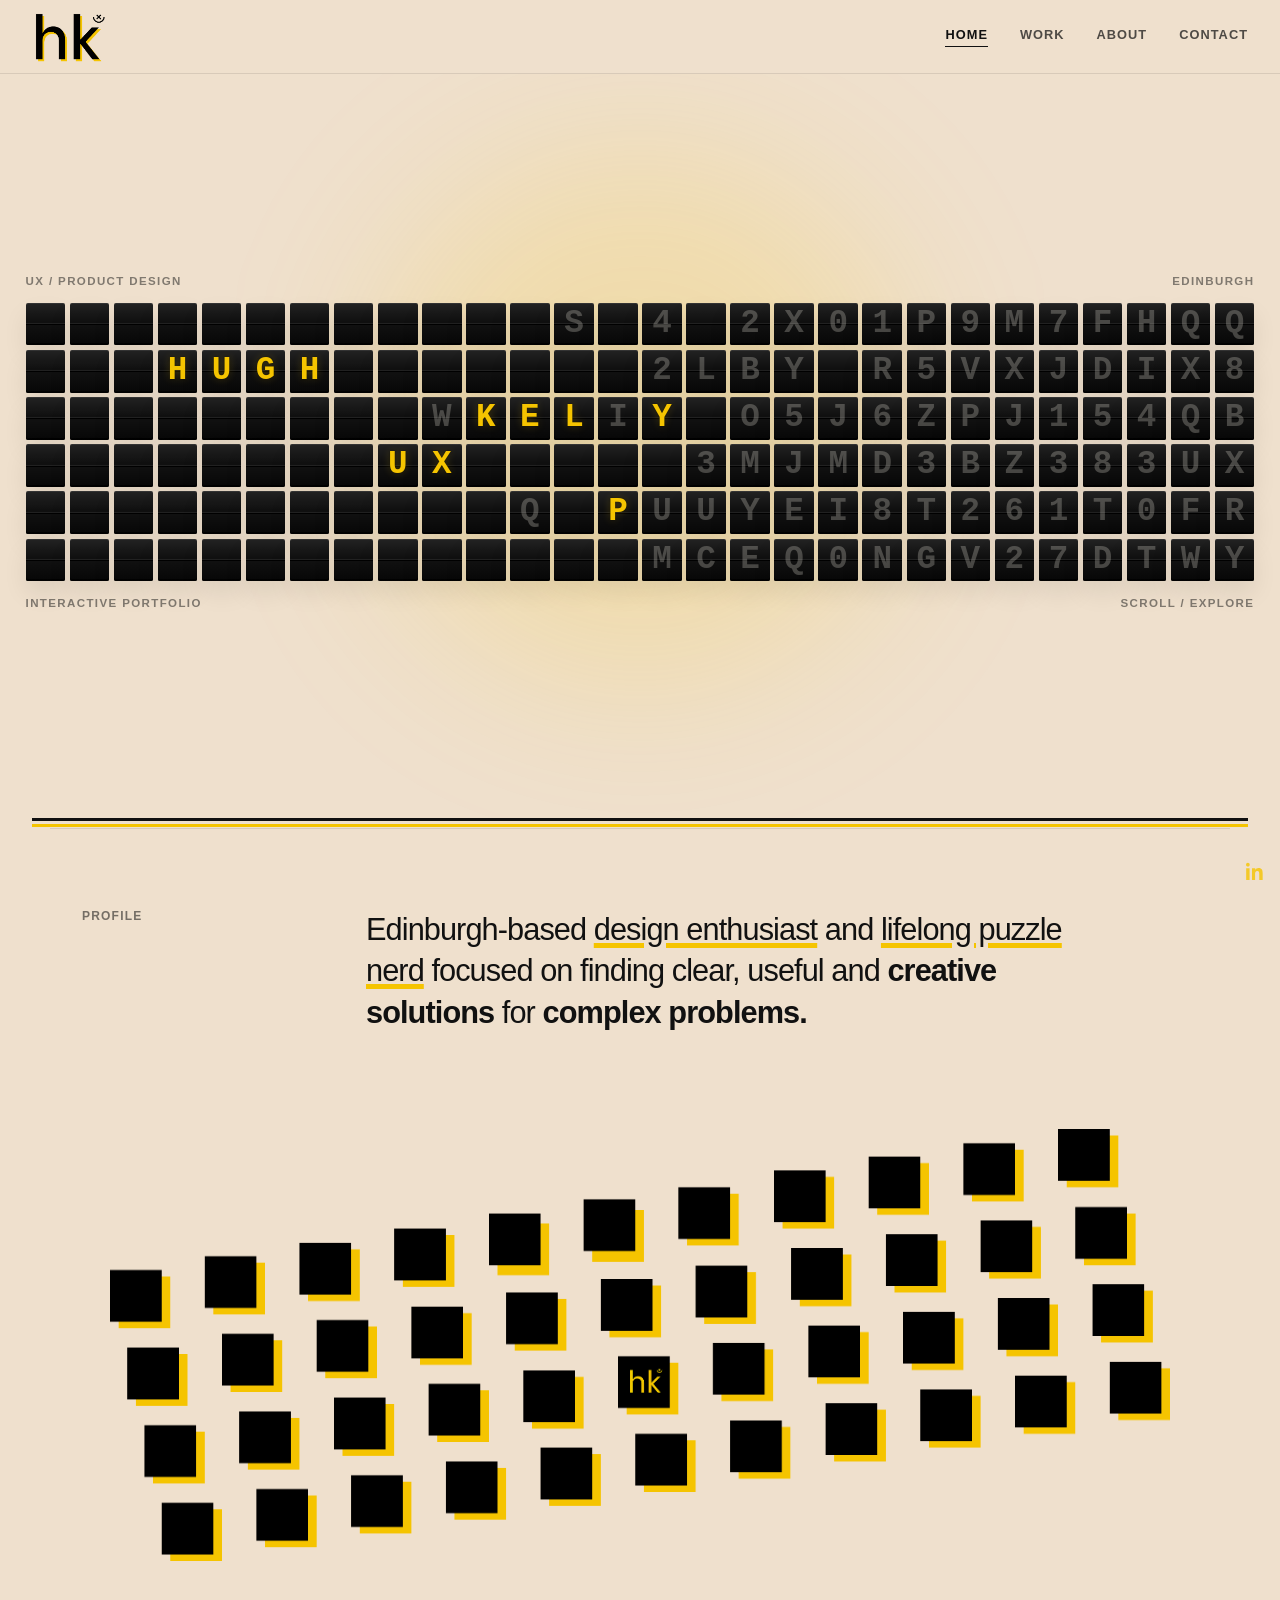
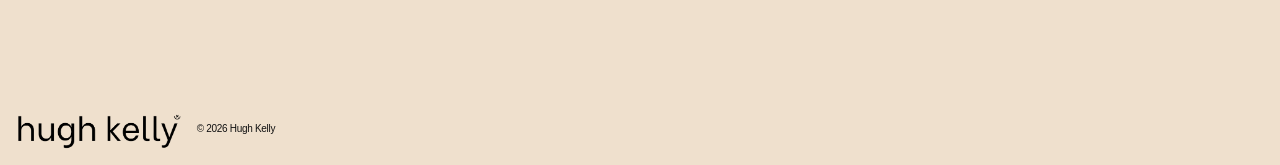
<file: index.html>
<!DOCTYPE html>
<html lang="en">
<head>
  <meta charset="UTF-8" />
  <meta name="viewport" content="width=device-width, initial-scale=1.0" />

  <link rel="stylesheet" href="css/styles.css">
  <link rel="icon" type="image/png" sizes="32x32" href="images/tablogo.png">
  <link rel="icon" type="image/png" sizes="16x16" href="images/tablogo.png">

  <title>Hugh Kelly — UX Portfolio</title>

  <style>
    /* Existing CV-style double dividers */
    :root {
      --cv-line-black: #101010;
      --cv-line-yellow: #f5c400;
    }

    .site-header {
      position: relative !important;
      border-bottom: none !important;
    }

    .cv-header-rule {
      position: absolute !important;
      left: 0;
      right: 0;
      bottom: 0;
      height: 10px;
      background: linear-gradient(to bottom,
        var(--cv-line-black) 0 3px,
        transparent 3px 6px,
        var(--cv-line-yellow) 6px 9px,
        transparent 9px 100%);
      z-index: 100;
      pointer-events: none;
    }

    .hero {
      position: relative !important;
      border-bottom: none !important;
    }

    .hero-inner {
      border-bottom: none !important;
    }

    .cv-hero-rule {
      position: absolute !important;
      bottom: 0;
      left: 50%;
      transform: translateX(-50%);
      width: calc(100% - 64px);
      max-width: 1780px;
      height: 10px;
      background: linear-gradient(to bottom,
        var(--cv-line-black) 0 3px,
        transparent 3px 6px,
        var(--cv-line-yellow) 6px 9px,
        transparent 9px 100%);
      z-index: 100;
      pointer-events: none;
    }

    #work.page-section {
      padding-top: 36px;
    }

    main {
      border-top-color: transparent !important;
    }

    /* ==========================================
       HIDDEN RETRO RUNNER — GAME-SPECIFIC STYLES
       ========================================== */

    /* UX remains visually unchanged until hovered. */
    #board .tile.ux-launch {
      cursor: pointer !important;
    }

    #board .tile.ux-launch:hover {
      outline: 2px solid #f5c400;
      outline-offset: -2px;
    }

    #board .tile.ux-launch:focus-visible {
      outline: 3px solid #f5c400;
      outline-offset: 2px;
    }

    /* Game mode uses the actual split-flap tiles
       as a low-resolution pixel display. */
    #board.game-active .tile {
      background: #151515 !important;
      border-color: #292929 !important;
      color: transparent !important;
      transition: none !important;
      animation: none !important;
    }

    #board.game-active .tile .char {
      opacity: 0 !important;
      visibility: hidden !important;
    }

    #board.game-active .tile.pixel-ground {
      background: #615015 !important;
    }

    #board.game-active .tile.pixel-player {
      background: #f5c400 !important;
      box-shadow:
        inset 0 2px rgba(255,255,255,0.22),
        inset 0 -3px rgba(0,0,0,0.22) !important;
    }

    #board.game-active .tile.pixel-obstacle {
      background: #f0ede1 !important;
      box-shadow:
        inset 0 2px rgba(255,255,255,0.28),
        inset 0 -3px rgba(0,0,0,0.18) !important;
    }

    #board.game-active .tile.pixel-spark {
      background: #6e6a58 !important;
    }

    #board.game-active {
      cursor: pointer;
      user-select: none;
      -webkit-user-select: none;
      touch-action: manipulation;
    }

    /* Hidden completely during normal portfolio use. */
    .runner-controls[hidden] {
      display: none !important;
    }

    .runner-controls {
      display: flex;
      align-items: center;
      justify-content: space-between;
      flex-wrap: wrap;
      gap: 12px;
      margin: 16px 0 8px;
      padding: 12px 14px;
      border: 1px solid #303030;
      border-left: 4px solid #f5c400;
      background: #151515;
      color: #f5c400;
      font-family: "Courier New", Courier, monospace;
      font-size: 12px;
      font-weight: 700;
      letter-spacing: 0.06em;
      text-transform: uppercase;
    }

    .runner-information {
      display: flex;
      flex-direction: column;
      gap: 6px;
    }

    .runner-score {
      color: #f0ede1;
      font-variant-numeric: tabular-nums;
    }

    .runner-actions {
      display: flex;
      flex-wrap: wrap;
      gap: 8px;
    }

    .runner-button {
      appearance: none;
      border: 1px solid #f5c400;
      border-radius: 0;
      padding: 9px 13px;
      background: transparent;
      color: #f5c400;
      font: inherit;
      letter-spacing: inherit;
      text-transform: uppercase;
      cursor: pointer;
    }

    .runner-button:hover,
    .runner-button:focus-visible {
      background: #f5c400;
      color: #111;
    }

    .runner-button:focus-visible {
      outline: 2px solid #fff;
      outline-offset: 3px;
    }

    .runner-button-primary {
      background: #f5c400;
      color: #111;
    }

    .runner-button-primary:hover {
      background: #fff1a4;
    }

    .runner-jump {
      display: none;
    }

    .runner-button[hidden] {
      display: none !important;
    }

    @media (max-width: 700px) {
      .runner-controls {
        gap: 14px;
        padding: 12px;
        font-size: 11px;
      }

      .runner-information {
        width: 100%;
      }

      .runner-actions {
        width: 100%;
      }

      .runner-button {
        flex: 1;
        min-height: 44px;
      }

      .runner-jump {
        display: inline-block;
      }
    }

    @media (prefers-reduced-motion: reduce) {
      #board.game-active .tile,
      .runner-button {
        transition: none !important;
        animation: none !important;
      }
    }
  </style>
</head>

<body>

<header class="site-header">
  <nav class="nav">
    <div class="logo" data-trigger="home">
      <img src="images/logo.png" alt="HK logo">
    </div>

    <div class="nav-links">
      <a data-trigger="home">Home</a>
      <a data-trigger="work">Work</a>
      <a data-trigger="about">About</a>
      <a data-trigger="contact">Contact</a>
    </div>
  </nav>

  <div class="cv-header-rule" aria-hidden="true"></div>
</header>

<section class="hero">
  <div class="hero-bg-glow"></div>

  <div class="hero-inner">
    <div class="hero-topline">
      <span>UX / Product Design</span>
      <span>Edinburgh</span>
    </div>

    <div class="board-shell" id="boardShell">
      <div class="board" id="board"></div>
    </div>

    <!-- Only appears after clicking UX on Home. -->
    <div class="runner-controls" id="runnerControls" hidden>
      <div class="runner-information">
        <span id="runnerStatus" role="status" aria-live="polite">
          JUMP OVER THE OBSTACLES
        </span>
        <span class="runner-score" id="runnerScore">
          SCORE 0000 / BEST 0000
        </span>
      </div>

      <div class="runner-actions">
        <button
          type="button"
          class="runner-button runner-button-primary runner-jump"
          id="runnerJump"
        >
          ↑ Jump
        </button>

        <button
          type="button"
          class="runner-button"
          id="runnerRetry"
          hidden
        >
          ↻ Retry
        </button>

        <button
          type="button"
          class="runner-button"
          id="runnerExit"
        >
          ✕ Exit
        </button>
      </div>
    </div>

    <div class="hero-bottomline">
      <span>Interactive portfolio</span>
      <span>Scroll / explore</span>
    </div>
  </div>

  <div class="cv-hero-rule" aria-hidden="true"></div>
</section>

<main>

  <section class="page-section active" id="home">
    <section class="intro">
      <p class="section-label">Profile</p>

      <p class="intro-text">
        Edinburgh-based <u>design enthusiast</u> and
        <u>lifelong puzzle nerd</u> focused on finding clear,
        useful and <b>creative solutions</b> for
        <b>complex problems.</b>
      </p>
    </section>

    <section class="featured-image">
      <img
        src="images/footerimg.png"
        alt="Featured project preview"
      >
    </section>
  </section>

  <section class="page-section" id="about">
    <section class="about-page">
      <div class="about-image">
        <img src="images/me.png" alt="Hugh Kelly portrait">
      </div>

      <div>
        <p class="section-label"></p>
        <br>

        <p class="intro-text" style="font-size: 40px;">
          <u>It's nice to meet you!</u>
        </p>

        <br>

        <p
          class="intro-text"
          style="font-size: 20px; line-height: 155%;"
        >
          I spent a large chunk of my 20's working in the music
          industry. This gave me a lot of interesting experiences
          and stories, from
          <a href="https://www.thesun.co.uk/tvandshowbiz/10070098/bill-murray-student-party-fife/">
            jamming with Bill Murray
          </a>
          and accidentally getting him involved in a tabloid
          scandal (sorry Bill), to winning Best Original Score
          at the Berlin Independent Film Festival (which I
          still haven't collected, eek).
        </p>

        <br>

        <p
          class="intro-text"
          style="font-size: 20px; line-height: 155%;"
        >
          Eventually, I wanted to channel that same creativity
          into solving practical problems for people. Fuelled
          by a slightly unhealthy addiction to the daily NYT
          puzzles, UX and Product Design turned out to be the
          perfect fit, and I haven’t looked back. Drop me a wee
          email to say hello if you would like to chat more!
        </p>

        <br>

        <p
          class="intro-text"
          style="font-size: 14px; line-height: 155%;"
        >
          P.S. can you find the Easter egg on the home page? Clue: (U)X marks the spot...
        </p>

      </div>
    </section>
  </section>

  <section class="page-section" id="work">
    <section class="work-preview">
      <p class="section-label">Selected work</p>

      <div class="work-list">

        <a class="work-card" href="case-study-one.html">
          <img
            src="images/mockup.jpeg"
            alt="ROOST app preview"
          >
          <div class="work-card-text">
            <h2>Case study one | ROOST.</h2>
            <p>UX Research / Branding / UX/UI Design</p>
          </div>
        </a>

        <a class="work-card" href="case-study-two.html">
          <img
            src="images/macytherobotalt.png"
            alt="Macy the Robot preview"
          >
          <div class="work-card-text">
            <h2>Case study two | Children's Robot</h2>
            <p>UX Research</p>
          </div>
        </a>

        <a class="work-card" href="case-study-three.html">
          <img
            src="images/alba-slide-10.png"
            alt="AlbaHealthpreview"
          >
          <div class="work-card-text">
            <h2>Case study three | Alba Health</h2>
            <p>UX Research / UX Design / Branding</p>
          </div>
        </a>

      </div>
    </section>
  </section>

  <section class="page-section" id="contact">
    <section class="contact-page">
      <p class="section-label">Contact</p>

      <div class="contact-content">
        <h1 class="contact-heading">
          Interested in working together?
          <u>Get in touch</u> and let’s talk.
        </h1>

        <p class="contact-copy">
          Drop me an email
          <a href="mailto:you@email.com">here</a>
          or connect with me on
          <a href="https://www.linkedin.com/in/hugh-kelly-a348a1112/?skipRedirect=true">
            LinkedIn.
          </a>
        </p>

        <a
          class="resume-btn"
          href="files/HughKellyCV.pdf"
          target="_blank"
        >
          View Resume
        </a>
      </div>
    </section>
  </section>

</main>

<script>
  /* ==========================================
     ORIGINAL SPLIT-FLAP PORTFOLIO
     ========================================== */

  const isMobile = window.matchMedia(
    "(max-width: 700px)"
  ).matches;

  const rows = isMobile ? 9 : 6;
  const columns = isMobile ? 9 : 28;

  const alphabet = "ABCDEFGHIJKLMNOPQRSTUVWXYZ0123456789";

  const board = document.getElementById("board");
  const boardShell = document.getElementById("boardShell");

  const layouts = {
    home: isMobile ? [
      { text: "HUGH", row: 1, column: 1 },
      { text: "KELLY", row: 2, column: 3 },
      { text: "UX", row: 4, column: 1 },
      { text: "PORT", row: 6, column: 2 },
      { text: "FOLIO", row: 7, column: 3 }
    ] : [
      { text: "HUGH", row: 1, column: 3 },
      { text: "KELLY", row: 2, column: 10 },
      { text: "UX", row: 3, column: 8 },
      { text: "PORTFOLIO", row: 4, column: 13 }
    ],

    about: isMobile ? [
      { text: "HI", row: 1, column: 1 },
      { text: "I'M", row: 3, column: 3 },
      { text: "HUGH", row: 5, column: 2 }
    ] : [
      { text: "HI,", row: 1, column: 4 },
      { text: "I'M", row: 3, column: 10 },
      { text: "HUGH :)", row: 4, column: 15 }
    ],

    work: isMobile ? [
      { text: "CASE", row: 2, column: 1 },
      { text: "STUDIES", row: 4, column: 2 }
    ] : [
      { text: "SELECTED", row: 1, column: 3 },
      { text: "WORK &", row: 2, column: 13 },
      { text: "CASE", row: 3, column: 8 },
      { text: "STUDIES", row: 4, column: 15 }
    ],

    contact: isMobile ? [
      { text: "GET", row: 1, column: 1 },
      { text: "IN", row: 2, column: 4 },
      { text: "TOUCH", row: 4, column: 2 }
    ] : [
      { text: "GET", row: 1, column: 4 },
      { text: "IN", row: 2, column: 12 },
      { text: "TOUCH", row: 3, column: 16 },
      { text: "SOON", row: 4, column: 8 }
    ]
  };

  let finalMap = new Map();
  const tiles = [];

  let currentPage = "home";

  /*
   * Every portfolio animation has a version number.
   * Starting the game invalidates older animations,
   * so delayed letter flips cannot overwrite gameplay.
   */
  let boardVersion = 0;

  board.style.setProperty("--columns", columns);

  function randomLetter() {
    return alphabet[
      Math.floor(Math.random() * alphabet.length)
    ];
  }

  for (let i = 0; i < rows * columns; i++) {
    const tile = document.createElement("div");
    tile.className = "tile";

    const char = document.createElement("span");
    char.className = "char";
    char.textContent = randomLetter();

    tile.appendChild(char);
    board.appendChild(tile);

    tiles.push({ tile, char, index: i });
  }

  function flip(tileObj, value) {
    tileObj.tile.classList.remove("flipping");
    void tileObj.tile.offsetWidth;
    tileObj.tile.classList.add("flipping");
    tileObj.char.textContent = value;
  }

  function buildFinalMap(words) {
    finalMap = new Map();

    words.forEach(word => {
      [...word.text].forEach((letter, i) => {
        const index =
          word.row * columns + word.column + i;

        finalMap.set(index, letter);
      });
    });
  }

  function clearUXLaunchTiles() {
    tiles.forEach(({ tile }) => {
      if (!tile.classList.contains("ux-launch")) {
        return;
      }

      tile.classList.remove("ux-launch");
      tile.removeAttribute("role");
      tile.removeAttribute("tabindex");
      tile.removeAttribute("aria-label");
      tile.removeAttribute("title");
    });
  }

  function markUXLaunchTiles() {
    clearUXLaunchTiles();

    if (currentPage !== "home") {
      return;
    }

    const uxWord = layouts.home.find(
      word => word.text === "UX"
    );

    if (!uxWord) {
      return;
    }

    for (let i = 0; i < 2; i++) {
      const index =
        uxWord.row * columns + uxWord.column + i;

      const tileObj = tiles[index];

      if (!tileObj) {
        continue;
      }

      tileObj.tile.classList.add("ux-launch");
      tileObj.tile.setAttribute("role", "button");
      tileObj.tile.setAttribute("tabindex", "0");
      tileObj.tile.setAttribute(
        "aria-label",
        "Play the hidden retro runner game"
      );
      tileObj.tile.setAttribute(
        "title",
        "Click UX to play"
      );
    }
  }

  function showPage(pageName) {
    currentPage = layouts[pageName] ? pageName : "home";

    document.querySelectorAll(".page-section").forEach(
      section => {
        section.classList.remove("active");
      }
    );

    const targetPage = document.getElementById(
      currentPage
    );

    if (targetPage) {
      targetPage.classList.add("active");
    }

    document.querySelectorAll("[data-trigger]").forEach(
      link => {
        link.classList.toggle(
          "active-nav",
          link.dataset.trigger === currentPage
        );
      }
    );
  }

  function animateBoard(
    layoutName = "home",
    isInitialLoad = false
  ) {
    const version = ++boardVersion;

    buildFinalMap(
      layouts[layoutName] || layouts.home
    );

    board.classList.remove("is-animating");

    /*
     * The UX hotspot is only available on Home.
     * No visible PLAY button is added to the portfolio.
     */
    markUXLaunchTiles();

    if (isMobile) {
      tiles.forEach(tileObj => {
        const finalLetter = finalMap.get(
          tileObj.index
        );

        tileObj.tile.classList.remove("flipping");

        if (finalLetter) {
          tileObj.char.textContent = finalLetter;
          tileObj.tile.classList.add("final");
          tileObj.tile.classList.remove("empty");
        } else {
          tileObj.char.textContent = " ";
          tileObj.tile.classList.remove("final");
          tileObj.tile.classList.add("empty");
        }
      });

      return;
    }

    board.classList.add("is-animating");

    tiles.forEach(tileObj => {
      tileObj.tile.classList.remove("empty");

      const row = Math.floor(
        tileObj.index / columns
      );

      const col = tileObj.index % columns;

      const delay =
        col * 45 +
        row * 35 +
        Math.random() * 90;

      const flips = isInitialLoad
        ? 2 + Math.floor(Math.random() * 4)
        : 1 + Math.floor(Math.random() * 3);

      const finalLetter = finalMap.get(
        tileObj.index
      );

      setTimeout(() => {
        if (
          version !== boardVersion ||
          game.mode !== "off"
        ) {
          return;
        }

        let count = 0;

        const interval = setInterval(() => {
          if (
            version !== boardVersion ||
            game.mode !== "off"
          ) {
            clearInterval(interval);
            return;
          }

          count++;

          if (count < flips) {
            flip(tileObj, randomLetter());
            return;
          }

          clearInterval(interval);

          if (finalLetter) {
            flip(tileObj, finalLetter);
            tileObj.tile.classList.add("final");
            tileObj.tile.classList.remove("empty");
          } else {
            flip(tileObj, " ");
            tileObj.tile.classList.remove("final");
            tileObj.tile.classList.add("empty");
          }
        }, 110 + Math.random() * 45);
      }, delay);
    });

    setTimeout(() => {
      if (version === boardVersion) {
        board.classList.remove("is-animating");
      }
    }, 1900);
  }

  /* ==========================================
     THE HIDDEN SPLIT-FLAP RUNNER
     ========================================== */

  const runnerControls = document.getElementById(
    "runnerControls"
  );

  const runnerStatus = document.getElementById(
    "runnerStatus"
  );

  const runnerScore = document.getElementById(
    "runnerScore"
  );

  const runnerJump = document.getElementById(
    "runnerJump"
  );

  const runnerRetry = document.getElementById(
    "runnerRetry"
  );

  const runnerExit = document.getElementById(
    "runnerExit"
  );

  const GROUND_ROW = rows - 1;

  /*
   * Desktop: two-tile-wide little runner.
   * Mobile: one-tile-wide runner, allowing
   * more room on the nine-column display.
   */
  const PLAYER_X = isMobile ? 1 : 3;
  const PLAYER_WIDTH = isMobile ? 1 : 2;
  const PLAYER_HEIGHT = 2;

  const JUMP_VELOCITY = 11.5;
  const GRAVITY = 23;

  const PIXEL_CLASSES = [
    "",
    "pixel-ground",
    "pixel-player",
    "pixel-obstacle",
    "pixel-spark"
  ];

  const paintedPixels = new Uint8Array(
    rows * columns
  );

  function readBestScore() {
    try {
      return Number(
        localStorage.getItem("hk-retro-runner-best")
      ) || 0;
    } catch (error) {
      return 0;
    }
  }

  function saveBestScore(score) {
    try {
      localStorage.setItem(
        "hk-retro-runner-best",
        String(score)
      );
    } catch (error) {
      /* Game still works when storage is unavailable. */
    }
  }

  const game = {
    mode: "off",
    score: 0,
    best: readBestScore(),
    playerY: 0,
    playerVelocity: 0,
    obstacles: [],
    spawnTimer: 0,
    lastFrame: 0,
    frameId: null
  };

  function formatScore(value) {
    return String(Math.floor(value)).padStart(
      4,
      "0"
    );
  }

  function updateScore() {
    runnerScore.textContent =
      "SCORE " +
      formatScore(game.score) +
      " / BEST " +
      formatScore(game.best);
  }

  function clearGamePixels() {
    tiles.forEach(({ tile }) => {
      tile.classList.remove(
        "pixel-ground",
        "pixel-player",
        "pixel-obstacle",
        "pixel-spark"
      );
    });

    paintedPixels.fill(0);
  }

  function paintCell(pixelMap, x, y, type) {
    if (
      x < 0 ||
      x >= columns ||
      y < 0 ||
      y >= rows
    ) {
      return;
    }

    pixelMap[y * columns + x] = type;
  }

  /*
   * Builds the entire game scene from tile pixels.
   * No canvas, SVG character or external game library.
   */
  function renderGame() {
    if (game.mode === "off") {
      return;
    }

    const nextPixels = new Uint8Array(
      rows * columns
    );

    /* Ground: one row of dark gold tiles. */
    for (let x = 0; x < columns; x++) {
      paintCell(
        nextPixels,
        x,
        GROUND_ROW,
        1
      );
    }

    /* Obstacles: ivory one- or two-tile pillars. */
    game.obstacles.forEach(obstacle => {
      const x = Math.round(obstacle.x);

      for (let h = 1; h <= obstacle.height; h++) {
        paintCell(
          nextPixels,
          x,
          GROUND_ROW - h,
          3
        );
      }
    });

    /*
     * Runner: yellow mechanical pixel figure.
     * The upper tile is the head, lower tiles
     * form the body and legs.
     */
    const bottom =
      GROUND_ROW - game.playerY;

    const lowerRow = Math.floor(bottom - 1);
    const upperRow = Math.floor(bottom - 2);

    if (isMobile) {
      paintCell(
        nextPixels,
        PLAYER_X,
        upperRow,
        2
      );

      paintCell(
        nextPixels,
        PLAYER_X,
        lowerRow,
        2
      );
    } else {
      /* Head */
      paintCell(
        nextPixels,
        PLAYER_X + 1,
        upperRow,
        2
      );

      /* Body and feet */
      paintCell(
        nextPixels,
        PLAYER_X,
        lowerRow,
        2
      );

      paintCell(
        nextPixels,
        PLAYER_X + 1,
        lowerRow,
        2
      );
    }

    /*
     * Update only tiles whose pixel state changed.
     * This avoids unnecessary DOM work every frame.
     */
    nextPixels.forEach((pixelType, index) => {
      if (paintedPixels[index] === pixelType) {
        return;
      }

      const tile = tiles[index].tile;

      PIXEL_CLASSES.slice(1).forEach(className => {
        tile.classList.remove(className);
      });

      if (pixelType !== 0) {
        tile.classList.add(
          PIXEL_CLASSES[pixelType]
        );
      }

      paintedPixels[index] = pixelType;
    });
  }

  function getGameSpeed() {
    const baseSpeed = isMobile ? 2.6 : 5.2;

    const increase = Math.min(
      1.6,
      game.score / 180
    );

    return baseSpeed + increase;
  }

  function spawnObstacle() {
    /*
     * Mobile obstacles stay one tile high.
     * Desktop occasionally introduces taller ones.
     */
    const height = isMobile
      ? 1
      : Math.random() < 0.25 ? 2 : 1;

    game.obstacles.push({
      x: columns,
      width: 1,
      height
    });
  }

  function checkCollision() {
    const playerLeft = PLAYER_X + 0.15;
    const playerRight =
      PLAYER_X + PLAYER_WIDTH - 0.15;

    const playerTop =
      GROUND_ROW -
      PLAYER_HEIGHT -
      game.playerY;

    const playerBottom =
      GROUND_ROW -
      game.playerY;

    return game.obstacles.some(obstacle => {
      const obstacleLeft = obstacle.x;
      const obstacleRight =
        obstacle.x + obstacle.width;

      const obstacleTop =
        GROUND_ROW - obstacle.height;

      const obstacleBottom = GROUND_ROW;

      const overlapsHorizontally =
        playerRight > obstacleLeft &&
        playerLeft < obstacleRight;

      const overlapsVertically =
        playerBottom > obstacleTop + 0.12 &&
        playerTop < obstacleBottom - 0.12;

      return (
        overlapsHorizontally &&
        overlapsVertically
      );
    });
  }

  function finishGame() {
    game.mode = "over";

    if (game.frameId !== null) {
      cancelAnimationFrame(game.frameId);
      game.frameId = null;
    }

    const finalScore = Math.floor(game.score);

    if (finalScore > game.best) {
      game.best = finalScore;
      saveBestScore(finalScore);
    }

    updateScore();

    runnerStatus.textContent =
      "GAME OVER — ONE MORE GO?";

    runnerRetry.hidden = false;

    renderGame();
  }

  function gameFrame(timestamp) {
    if (game.mode !== "running") {
      return;
    }

    if (!game.lastFrame) {
      game.lastFrame = timestamp;
    }

    /*
     * Cap delta time so changing browser tabs
     * doesn't cause huge physics jumps.
     */
    const dt = Math.min(
      (timestamp - game.lastFrame) / 1000,
      0.05
    );

    game.lastFrame = timestamp;

    /* Jump physics */
    if (
      game.playerY > 0 ||
      game.playerVelocity > 0
    ) {
      game.playerVelocity -= GRAVITY * dt;
      game.playerY += game.playerVelocity * dt;

      if (game.playerY <= 0) {
        game.playerY = 0;
        game.playerVelocity = 0;
      }
    }

    /* Move obstacles towards the runner. */
    const speed = getGameSpeed();

    game.obstacles.forEach(obstacle => {
      obstacle.x -= speed * dt;
    });

    game.obstacles = game.obstacles.filter(
      obstacle => obstacle.x > -2
    );

    game.spawnTimer -= dt;

    if (game.spawnTimer <= 0) {
      spawnObstacle();

      game.spawnTimer = isMobile
        ? 1.8 + Math.random() * 0.7
        : 1.65 + Math.random() * 0.75;
    }

    game.score += dt * 10;

    updateScore();
    renderGame();

    if (checkCollision()) {
      finishGame();
      return;
    }

    game.frameId = requestAnimationFrame(
      gameFrame
    );
  }

  function startGame() {
    /*
     * Stop any pending portfolio letter animations.
     */
    boardVersion++;

    if (game.frameId !== null) {
      cancelAnimationFrame(game.frameId);
      game.frameId = null;
    }

    game.mode = "running";
    game.score = 0;
    game.playerY = 0;
    game.playerVelocity = 0;
    game.obstacles = [];

    game.spawnTimer = isMobile ? 1.4 : 1.8;
    game.lastFrame = 0;

    clearUXLaunchTiles();
    clearGamePixels();

    board.classList.remove("is-animating");
    board.classList.add("game-active");

    tiles.forEach(({ tile, char }) => {
      tile.classList.remove(
        "final",
        "empty",
        "flipping",
        "ambient-flash"
      );

      char.textContent = " ";
    });

    runnerControls.hidden = false;
    runnerRetry.hidden = true;

    runnerStatus.textContent = isMobile
      ? "TAP TO JUMP — AVOID THE BLOCKS"
      : "SPACE / ↑ TO JUMP — ESC TO EXIT";

    boardShell.style.transform =
      "rotateX(0deg) rotateY(0deg)";

    boardShell.setAttribute("tabindex", "-1");

    updateScore();
    renderGame();

    /*
     * Put keyboard focus on the game board,
     * not the Exit button.
     */
    boardShell.focus({
      preventScroll: true
    });

    game.frameId = requestAnimationFrame(
      gameFrame
    );
  }

  function jump() {
    if (game.mode === "over") {
      startGame();
      game.playerVelocity = JUMP_VELOCITY;
      return;
    }

    if (game.mode !== "running") {
      return;
    }

    /* No double jumping while airborne. */
    if (game.playerY > 0) {
      return;
    }

    game.playerVelocity = JUMP_VELOCITY;
  }

  function exitGame(restoreBoard = true) {
    if (game.mode === "off") {
      return;
    }

    if (game.frameId !== null) {
      cancelAnimationFrame(game.frameId);
      game.frameId = null;
    }

    game.mode = "off";

    runnerControls.hidden = true;
    runnerRetry.hidden = true;

    board.classList.remove("game-active");

    boardShell.removeAttribute("tabindex");
    boardShell.style.transform =
      "rotateX(0deg) rotateY(0deg)";

    clearGamePixels();

    if (restoreBoard) {
      animateBoard(currentPage, false);

      /*
       * Return focus to the UX launcher
       * for keyboard users.
       */
      const launcher = board.querySelector(
        ".ux-launch"
      );

      if (launcher) {
        launcher.focus({
          preventScroll: true
        });
      }
    }
  }

  /* ==========================================
     GAME INPUTS
     ========================================== */

  /*
   * Clicking either U or X launches the game.
   * Clicking the board during gameplay jumps.
   */
  board.addEventListener("click", event => {
    if (game.mode !== "off") {
      jump();
      return;
    }

    const launcher = event.target.closest(
      ".ux-launch"
    );

    if (
      launcher &&
      currentPage === "home"
    ) {
      startGame();
    }
  });

  /*
   * Keyboard users can focus either UX tile
   * and press Enter or Space to launch.
   */
  board.addEventListener("keydown", event => {
    if (game.mode !== "off") {
      return;
    }

    const launcher = event.target.closest(
      ".ux-launch"
    );

    if (!launcher) {
      return;
    }

    if (
      event.key === "Enter" ||
      event.key === " "
    ) {
      event.preventDefault();
      startGame();
    }
  });

  window.addEventListener("keydown", event => {
    if (game.mode === "off") {
      return;
    }

    const target = event.target;

    if (
      target instanceof HTMLElement &&
      (
        target.matches("input, textarea, select") ||
        target.isContentEditable
      )
    ) {
      return;
    }

    if (event.key === "Escape") {
      event.preventDefault();
      exitGame();
      return;
    }

    if (
      event.key === " " ||
      event.key === "ArrowUp" ||
      event.key.toLowerCase() === "w"
    ) {
      event.preventDefault();
      jump();
      return;
    }

    if (event.key.toLowerCase() === "r") {
      event.preventDefault();
      startGame();
    }
  });

  runnerJump.addEventListener("click", jump);

  runnerRetry.addEventListener(
    "click",
    startGame
  );

  runnerExit.addEventListener("click", () => {
    exitGame();
  });

  /*
   * Prevent a long browser-tab absence from
   * advancing the game unexpectedly.
   */
  document.addEventListener(
    "visibilitychange",
    () => {
      if (
        !document.hidden &&
        game.mode === "running"
      ) {
        game.lastFrame = performance.now();
      }
    }
  );

  /* ==========================================
     PORTFOLIO NAVIGATION
     ========================================== */

  document.querySelectorAll("[data-trigger]").forEach(
    item => {
      item.addEventListener("click", () => {
        const requestedPage =
          item.dataset.trigger || "home";

        const page = layouts[requestedPage]
          ? requestedPage
          : "home";

        /*
         * Switching pages exits the game
         * without first animating Home.
         */
        if (game.mode !== "off") {
          exitGame(false);
        }

        showPage(page);
        animateBoard(page, false);

        history.replaceState(
          null,
          "",
          page === "home"
            ? "index.html"
            : `index.html?page=${page}`
        );
      });
    }
  );

  function getPageFromURL() {
    const params = new URLSearchParams(
      window.location.search
    );

    const requested = params.get("page") || "home";

    return layouts[requested]
      ? requested
      : "home";
  }

  const initialPage = getPageFromURL();

  showPage(initialPage);
  animateBoard(initialPage, true);

  /* ==========================================
     ORIGINAL BOARD MOUSE TILT
     ========================================== */

  if (boardShell && !isMobile) {
    boardShell.addEventListener(
      "mousemove",
      event => {
        /*
         * Disable tilt during gameplay,
         * making pixel movement easier to read.
         */
        if (game.mode !== "off") {
          return;
        }

        const rect =
          boardShell.getBoundingClientRect();

        const x = event.clientX - rect.left;
        const y = event.clientY - rect.top;

        const rotateY =
          ((x / rect.width) - 0.5) * 5;

        const rotateX =
          ((y / rect.height) - 0.5) * -5;

        boardShell.style.transform =
          `rotateX(${rotateX}deg) rotateY(${rotateY}deg)`;
      }
    );

    boardShell.addEventListener(
      "mouseleave",
      () => {
        boardShell.style.transform =
          "rotateX(0deg) rotateY(0deg)";
      }
    );
  }

  /* ==========================================
     ORIGINAL AMBIENT TILE FLASHES
     ========================================== */

  if (!isMobile) {
    setInterval(() => {
      /*
       * Ambient flashes are disabled in game mode.
       */
      if (game.mode !== "off") {
        return;
      }

      const visibleTiles = tiles.filter(
        tileObj =>
          !tileObj.tile.classList.contains(
            "empty"
          )
      );

      const chosen = visibleTiles[
        Math.floor(
          Math.random() * visibleTiles.length
        )
      ];

      if (!chosen) {
        return;
      }

      chosen.tile.classList.add(
        "ambient-flash"
      );

      setTimeout(() => {
        chosen.tile.classList.remove(
          "ambient-flash"
        );
      }, 420);
    }, 1300);
  }
</script>

<footer class="site-footer">
  <img
    src="images/footer-logo.png"
    alt="Hugh Kelly"
  >

  <p
    class="intro-text"
    style="font-size: 10px;"
  >
    © 2026 Hugh Kelly
  </p>
</footer>

<a
  href="https://www.linkedin.com/in/hugh-kelly-a348a1112/"
  target="_blank"
  rel="noopener noreferrer"
  class="linkedin-fixed"
>
  <svg viewBox="0 0 24 24" width="18" height="18">
    <path d="M4.98 3.5C4.98 4.88 3.87 6 2.49 6 1.11 6 0 4.88 0 3.5 0 2.12 1.11 1 2.49 1 3.87 1 4.98 2.12 4.98 3.5zM.22 8.22h4.54V24H.22zM7.98 8.22h4.35v2.16h.06c.61-1.16 2.1-2.39 4.33-2.39 4.63 0 5.49 3.05 5.49 7.01V24h-4.54v-7.74c0-1.85-.03-4.23-2.58-4.23-2.58 0-2.97 2.01-2.97 4.1V24H7.98z"/>
  </svg>
</a>

</body>
</html>
</file>
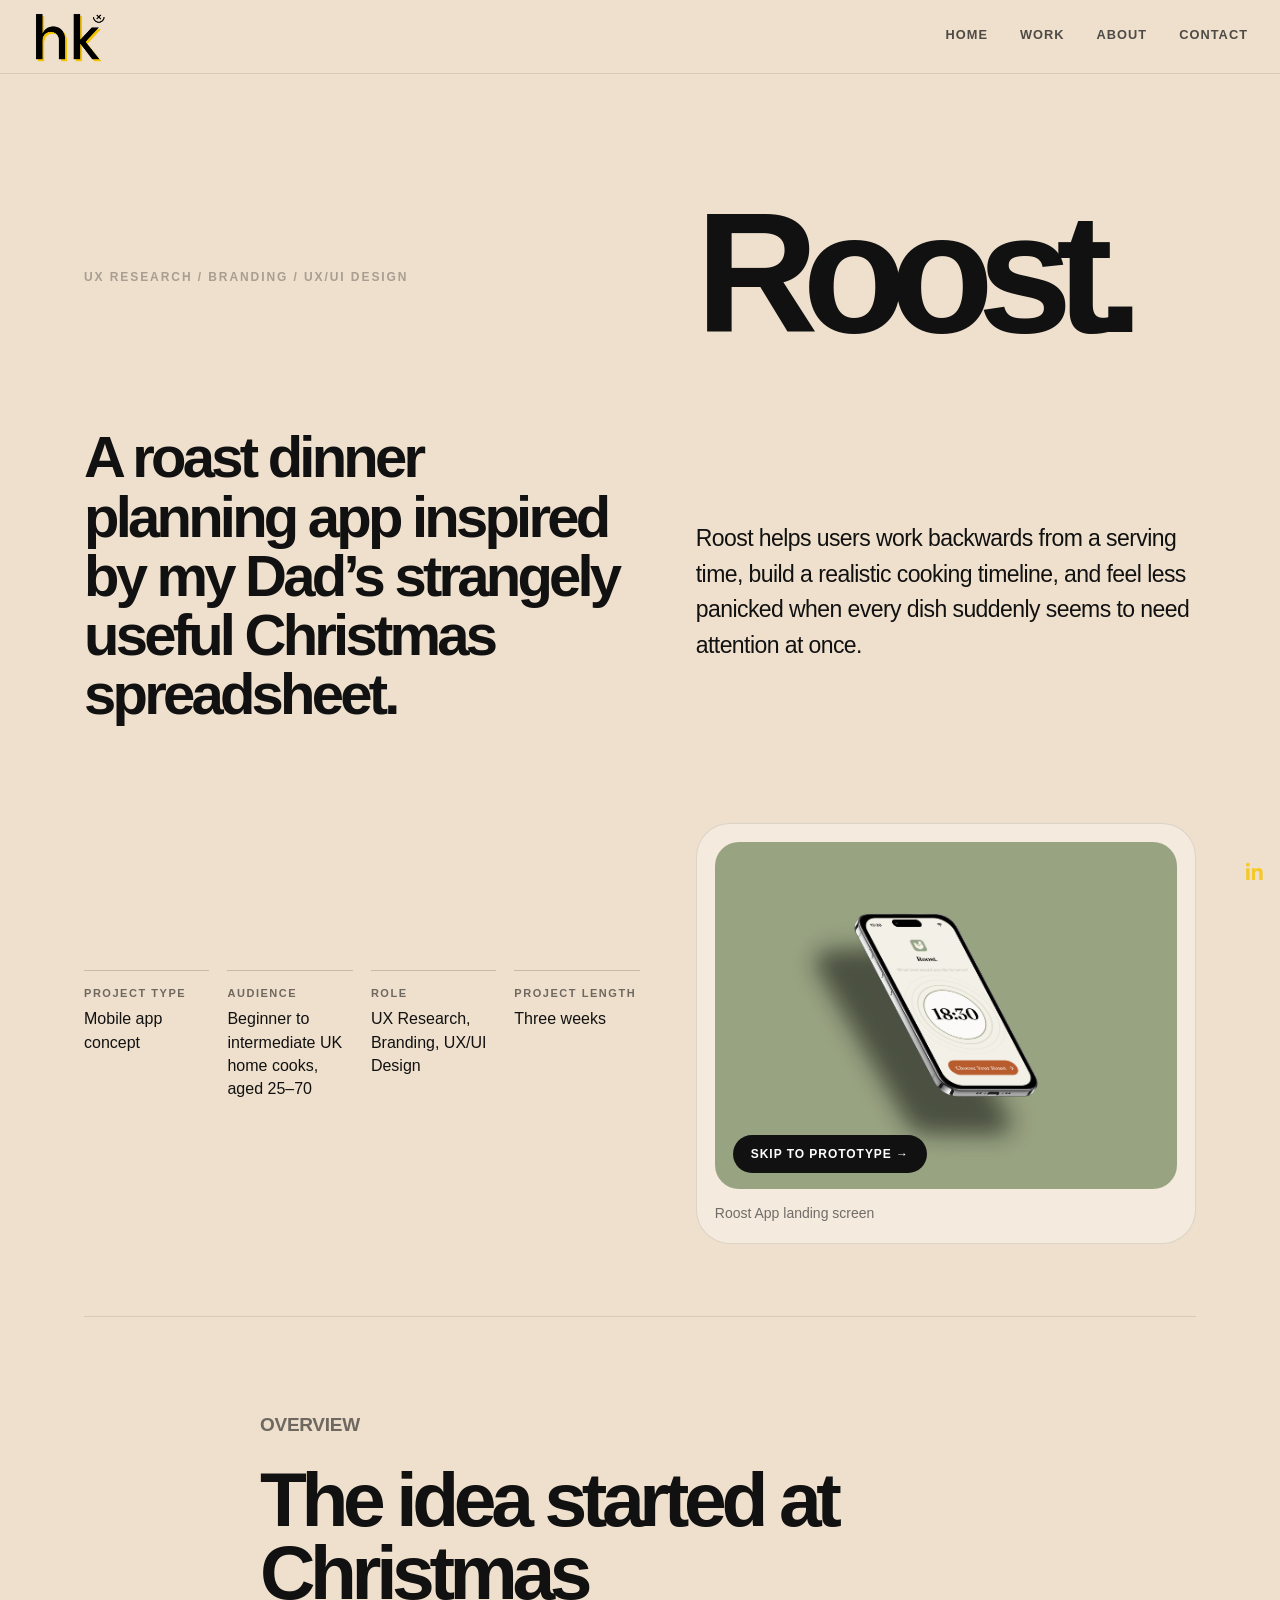
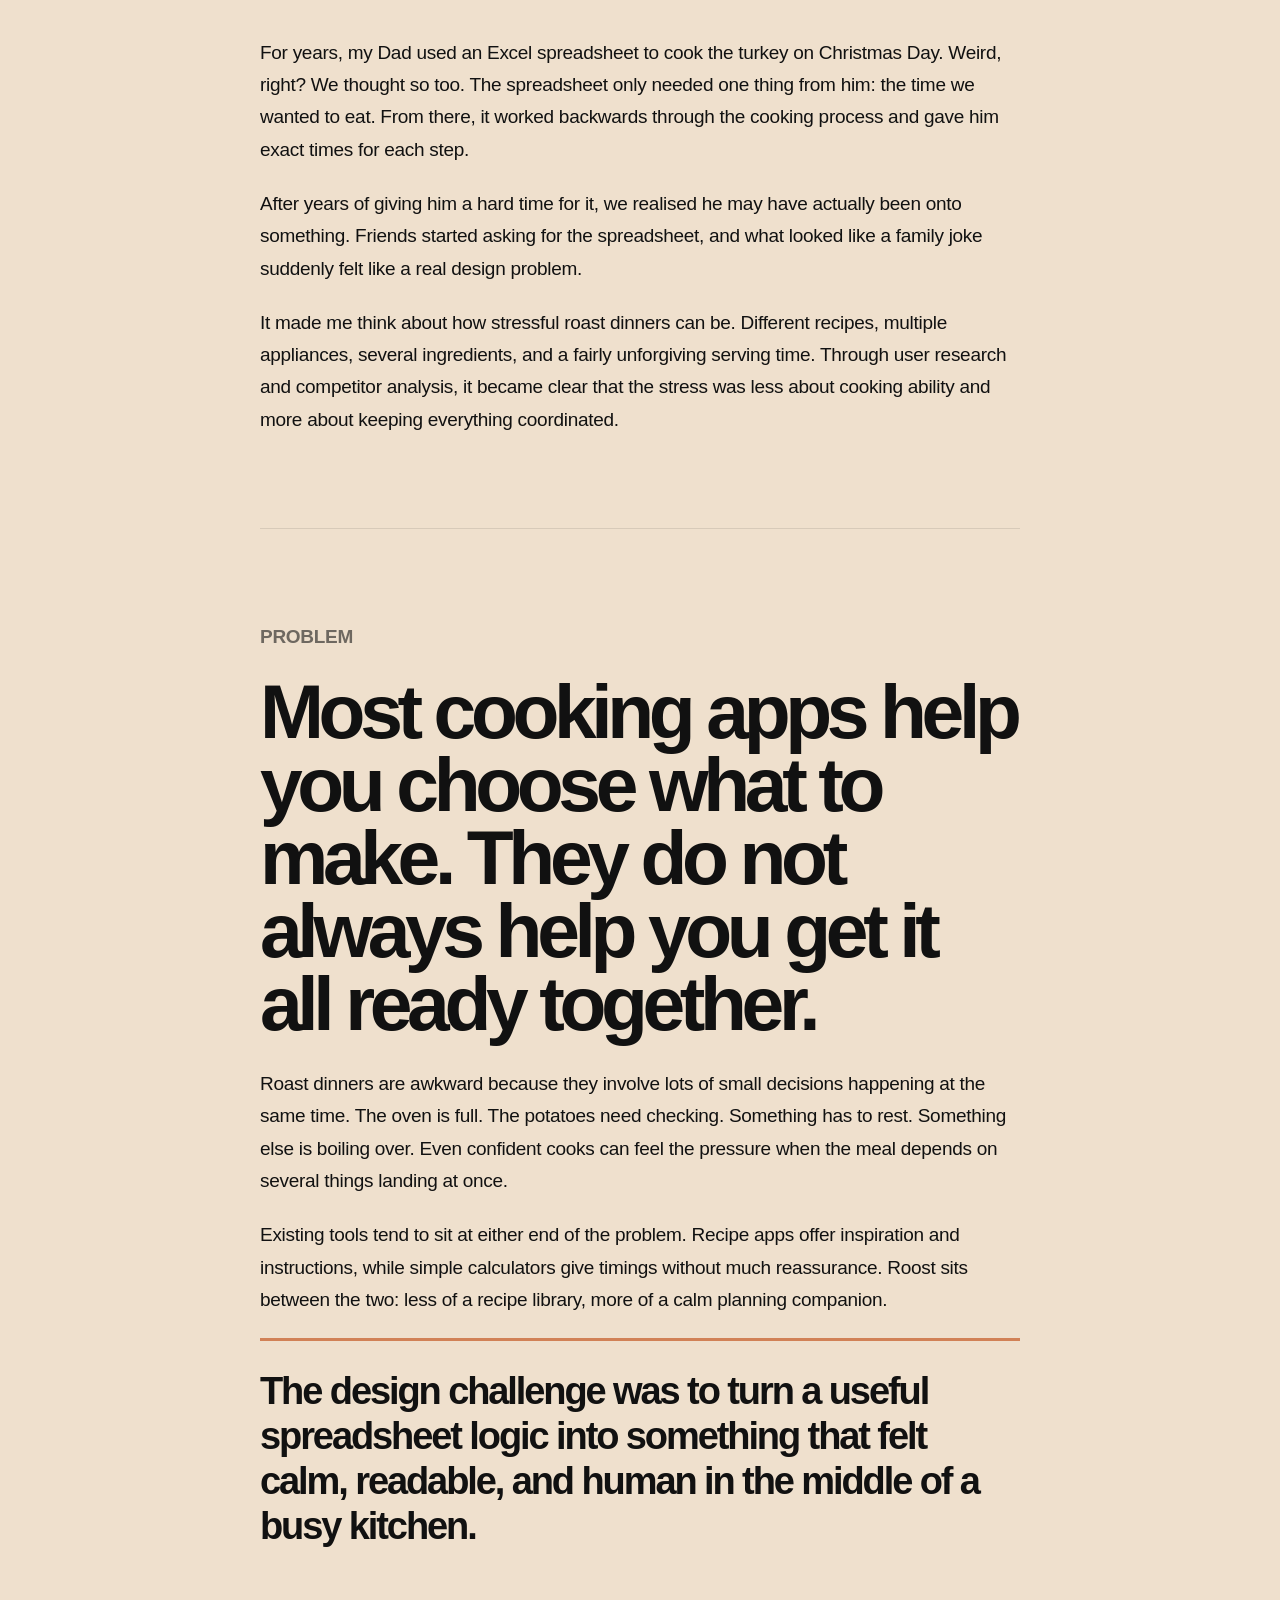
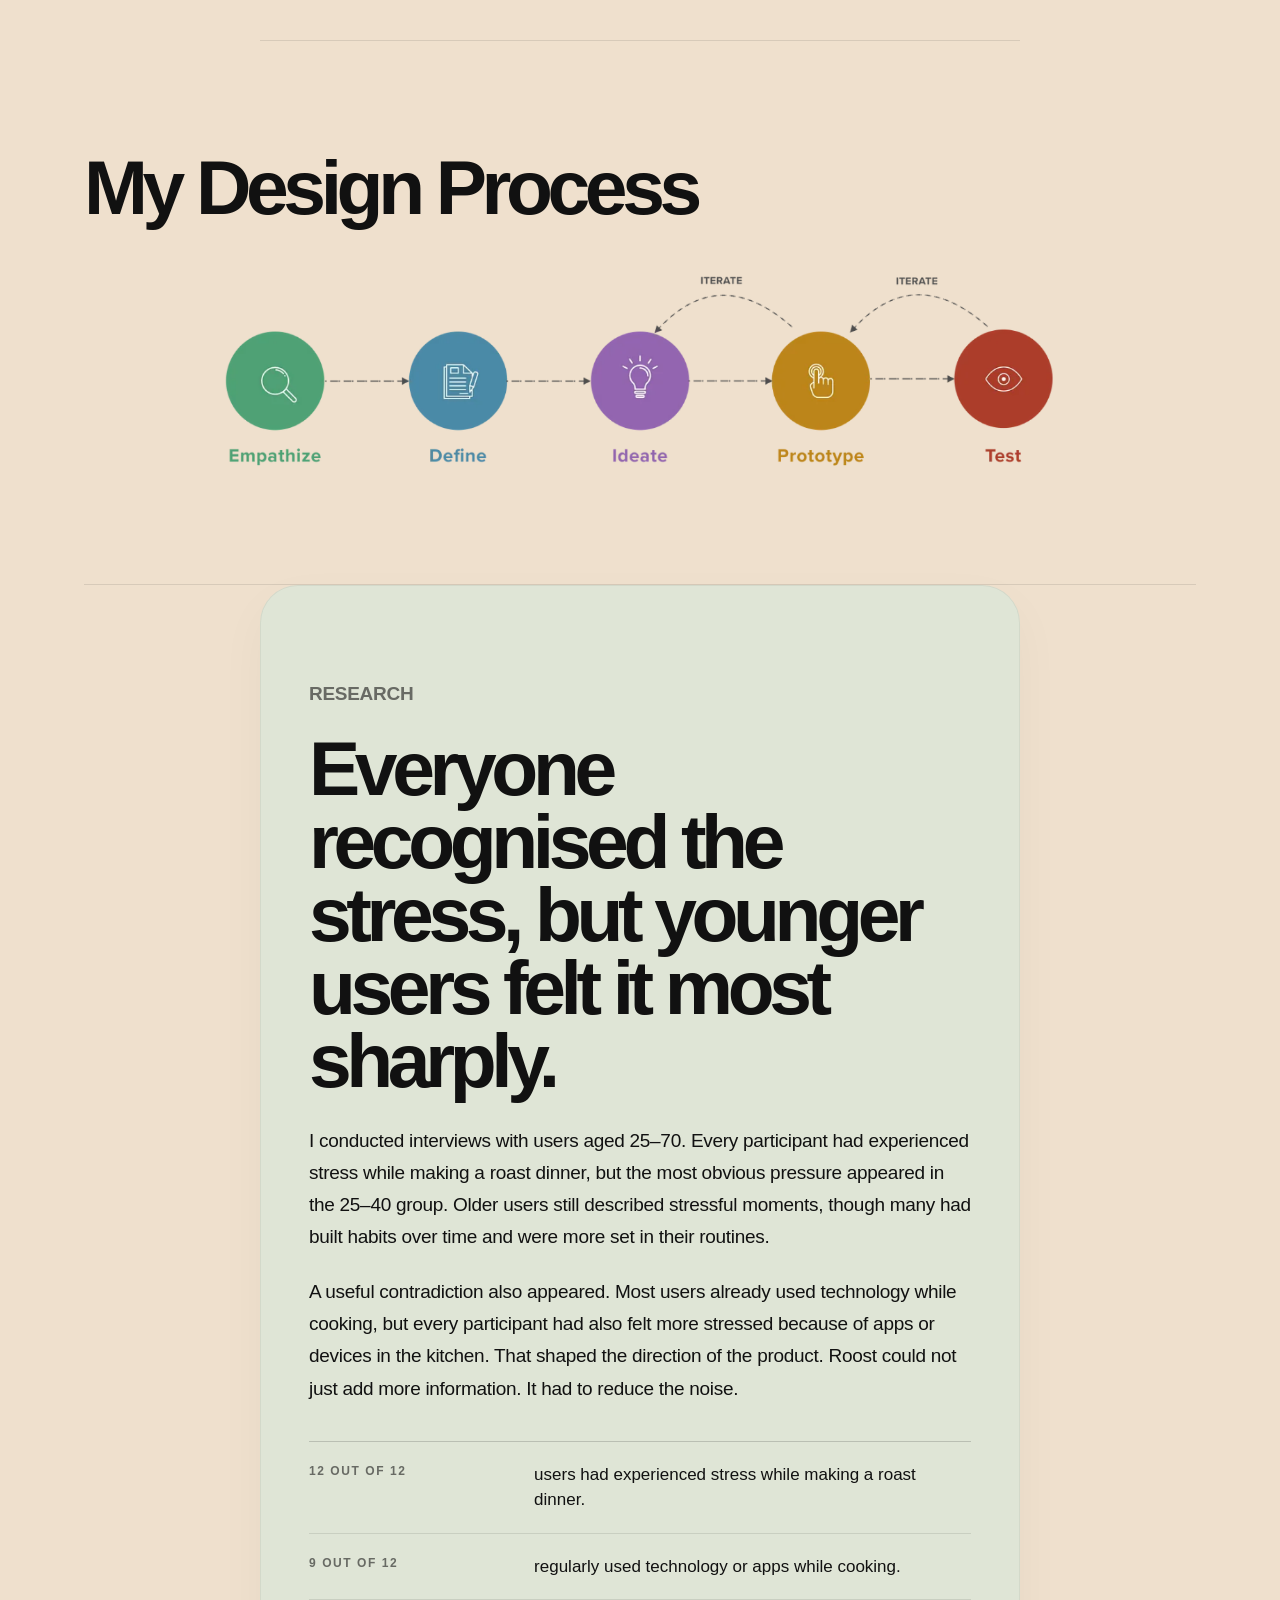
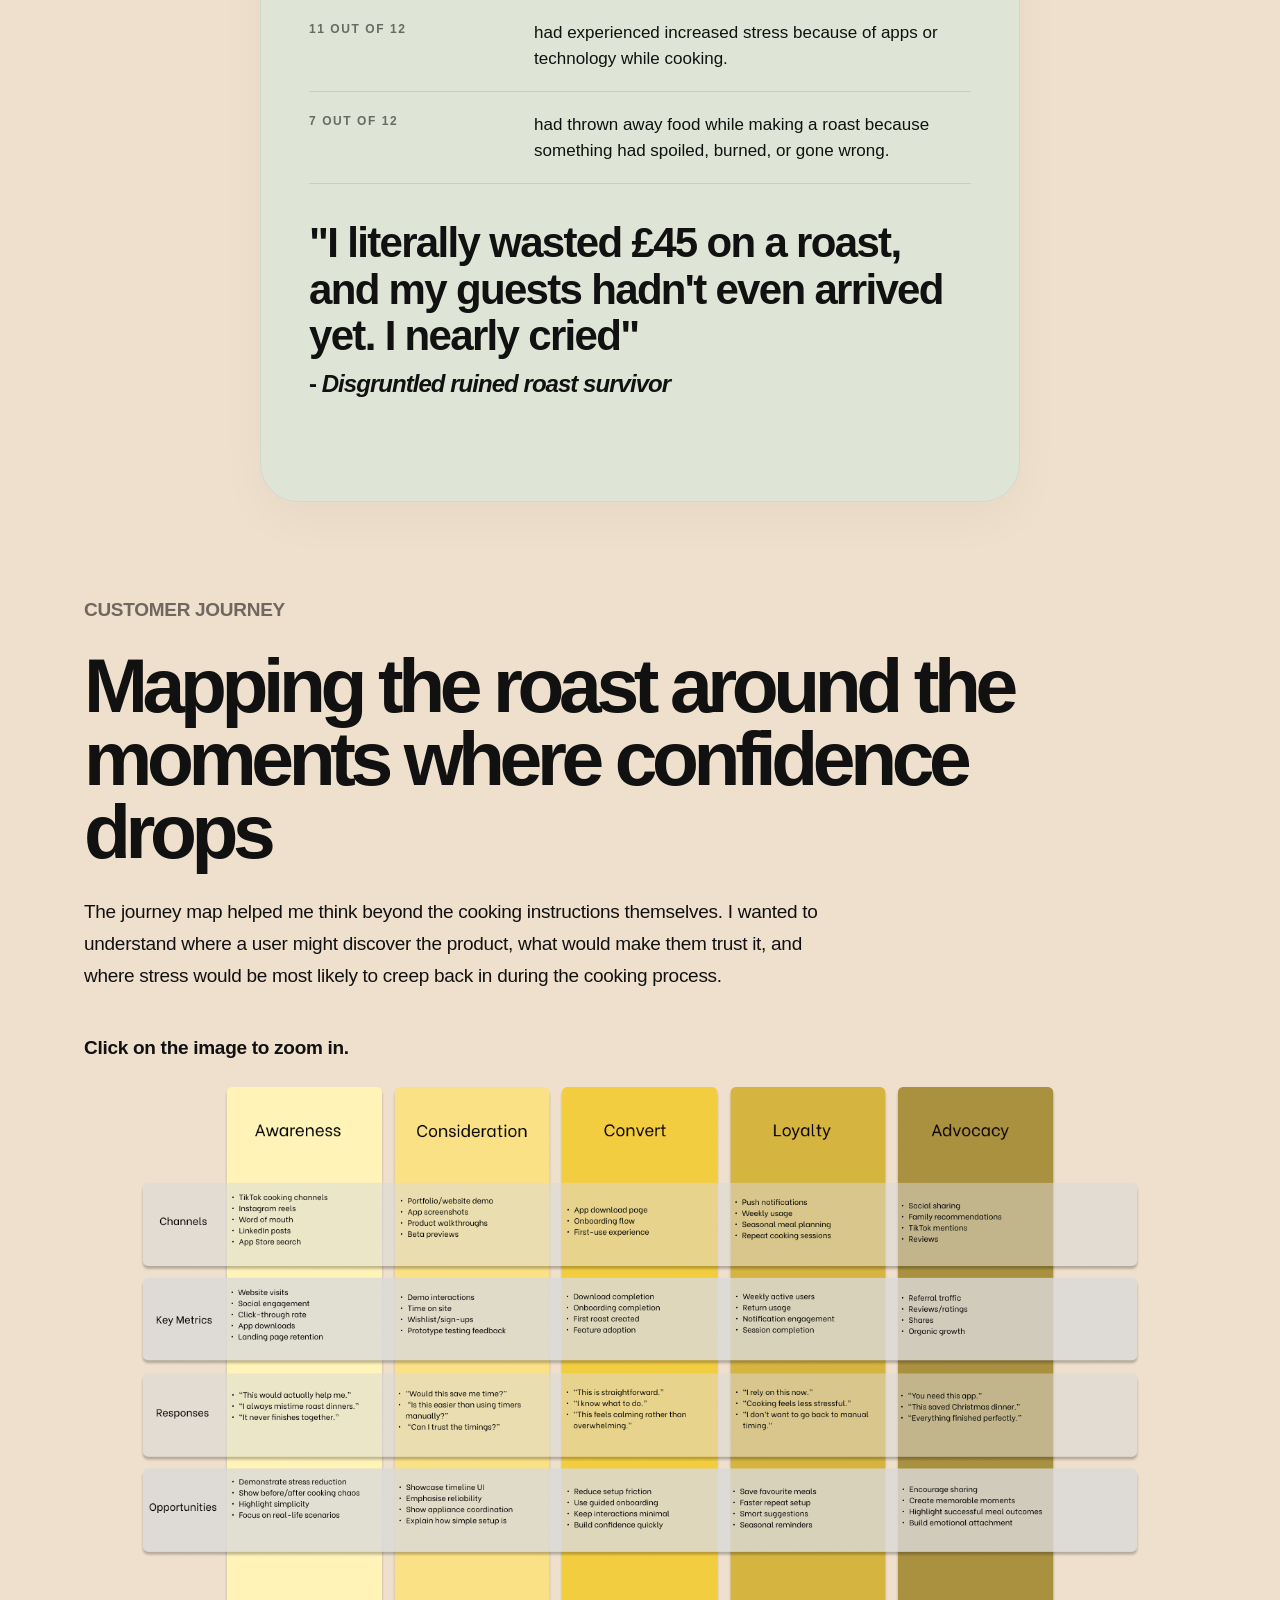
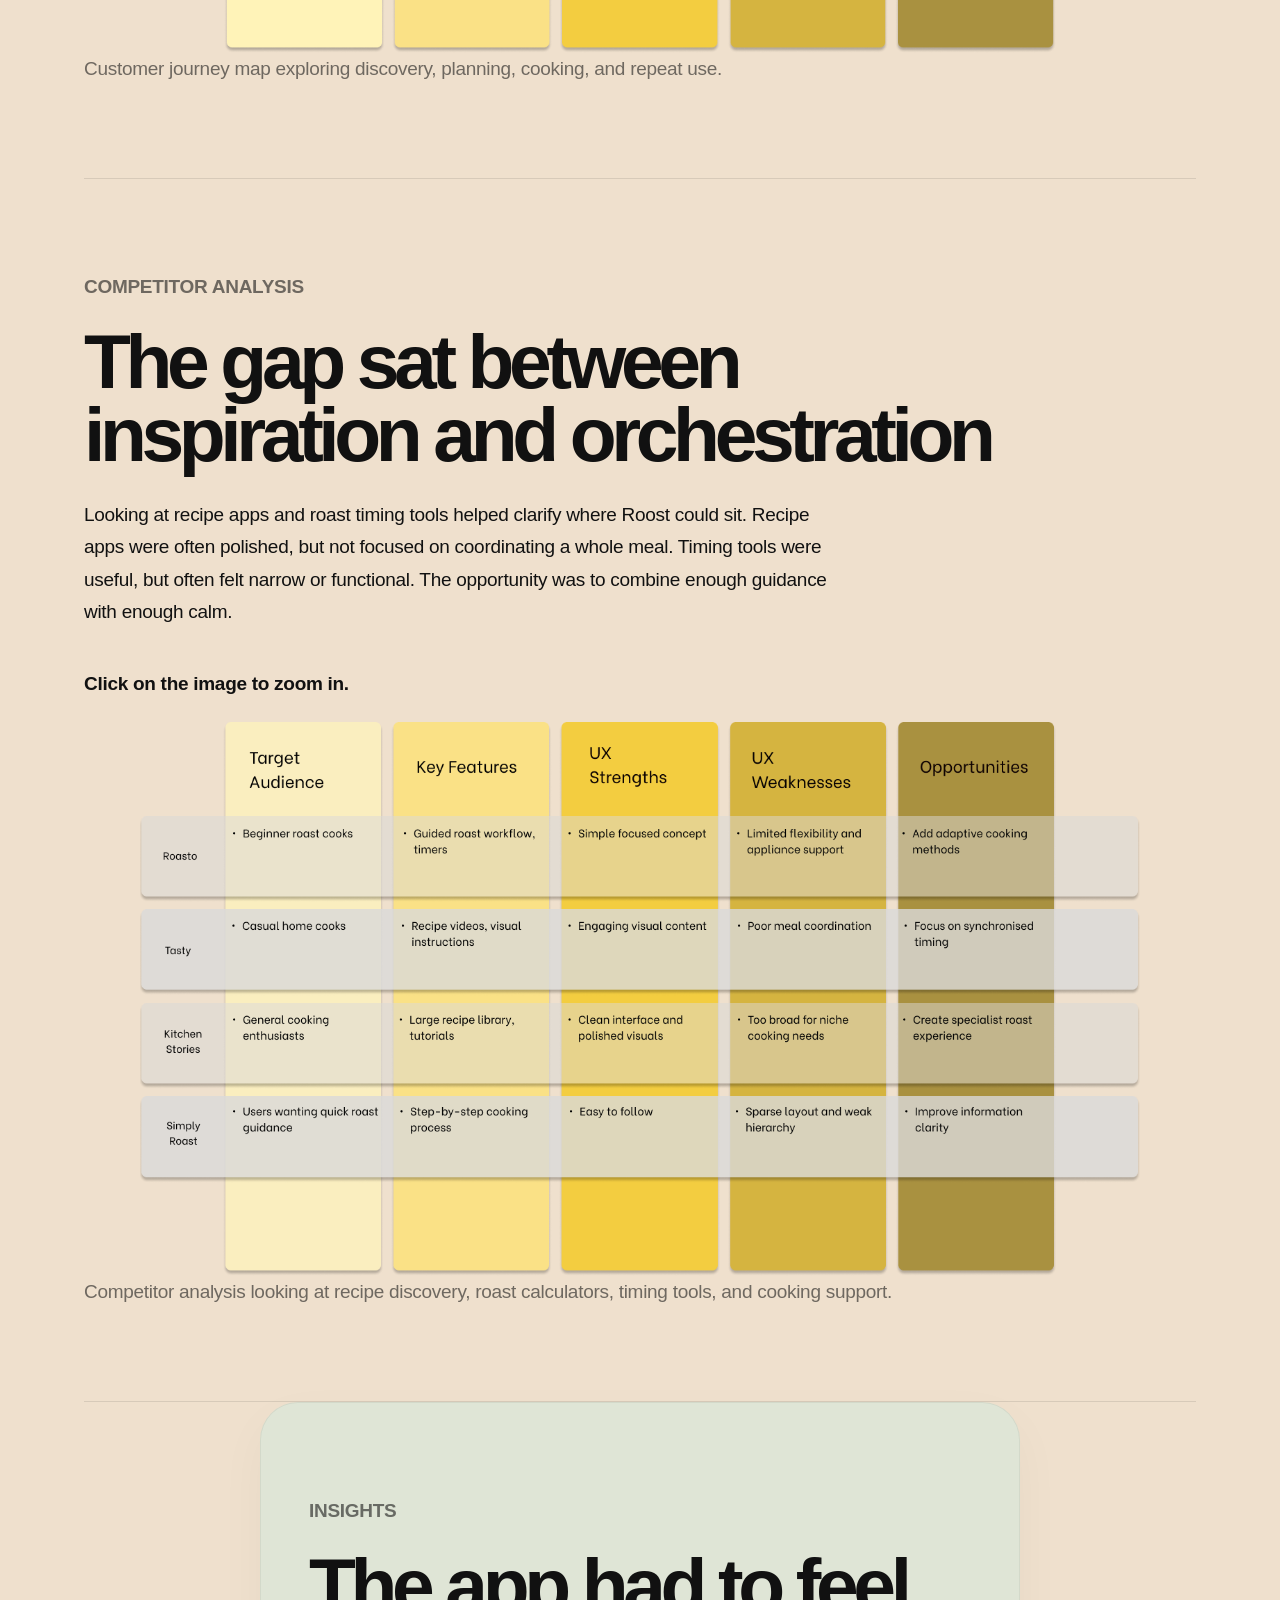
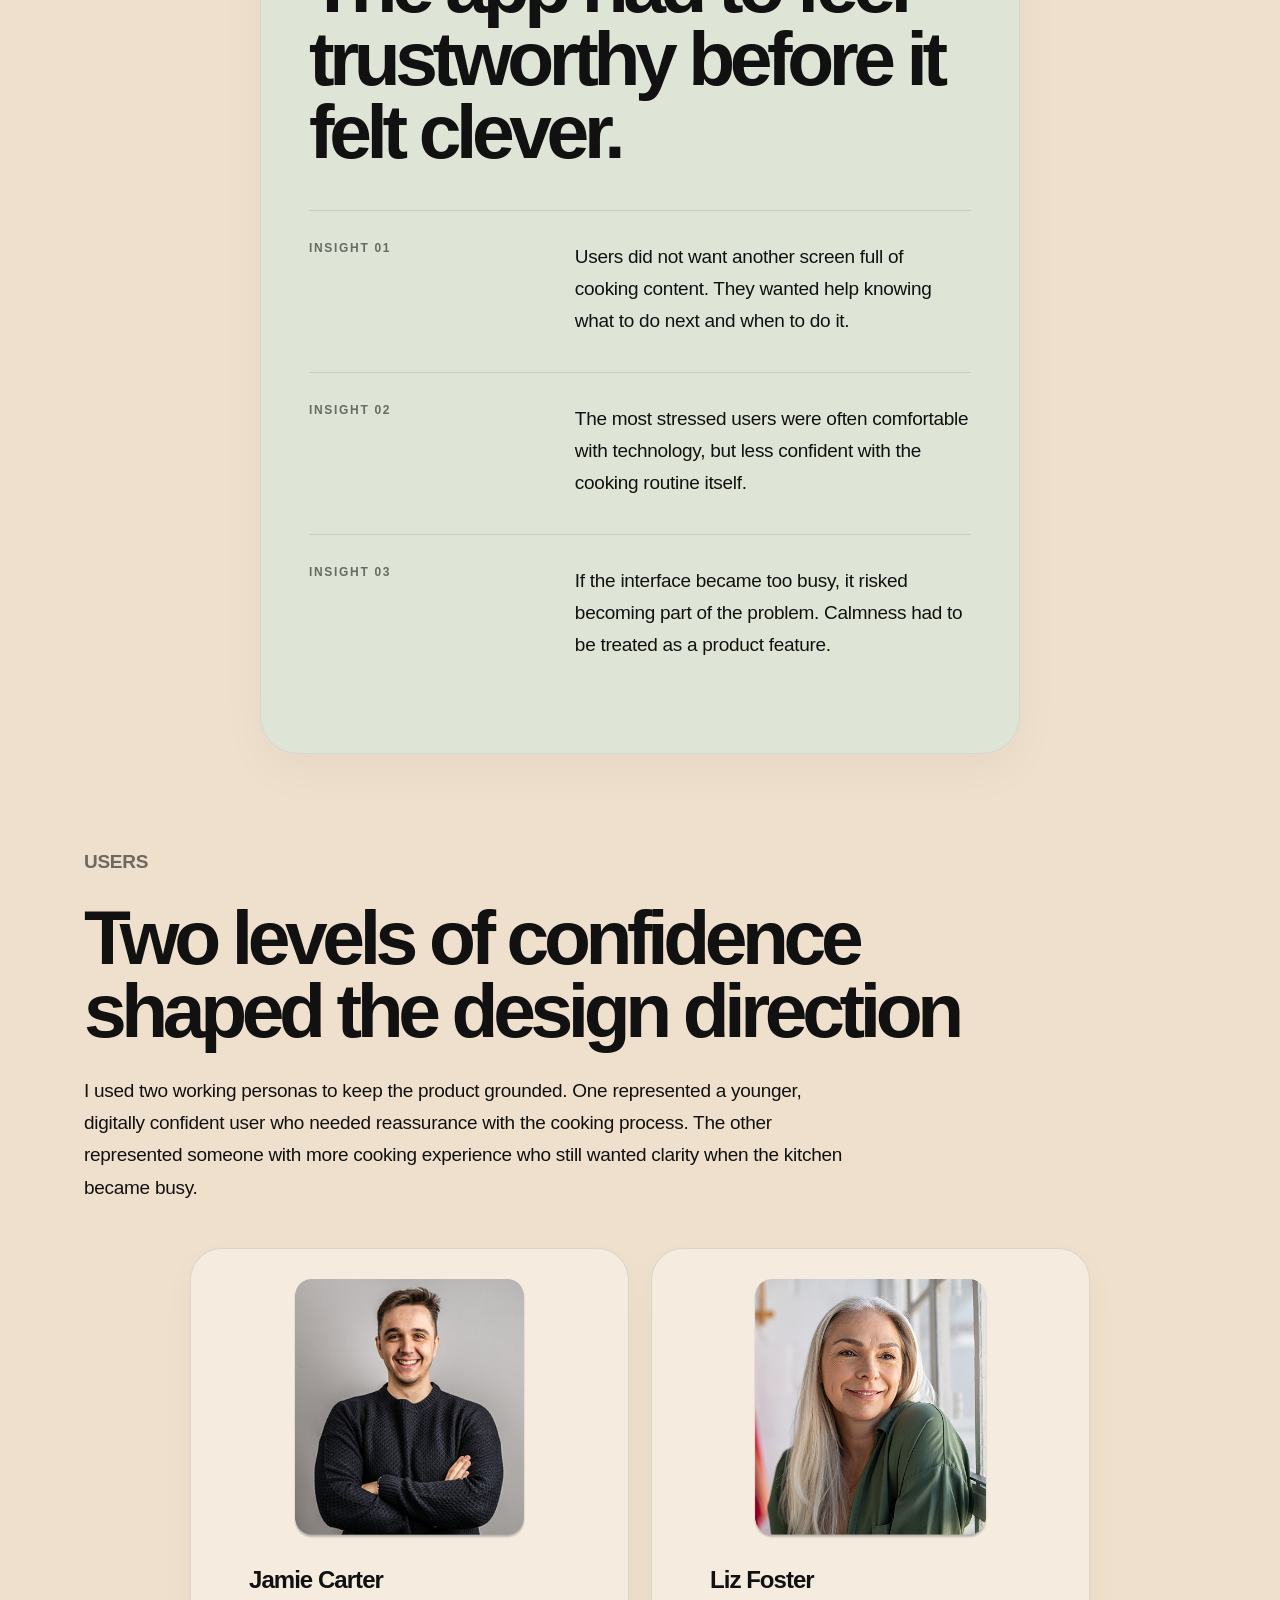
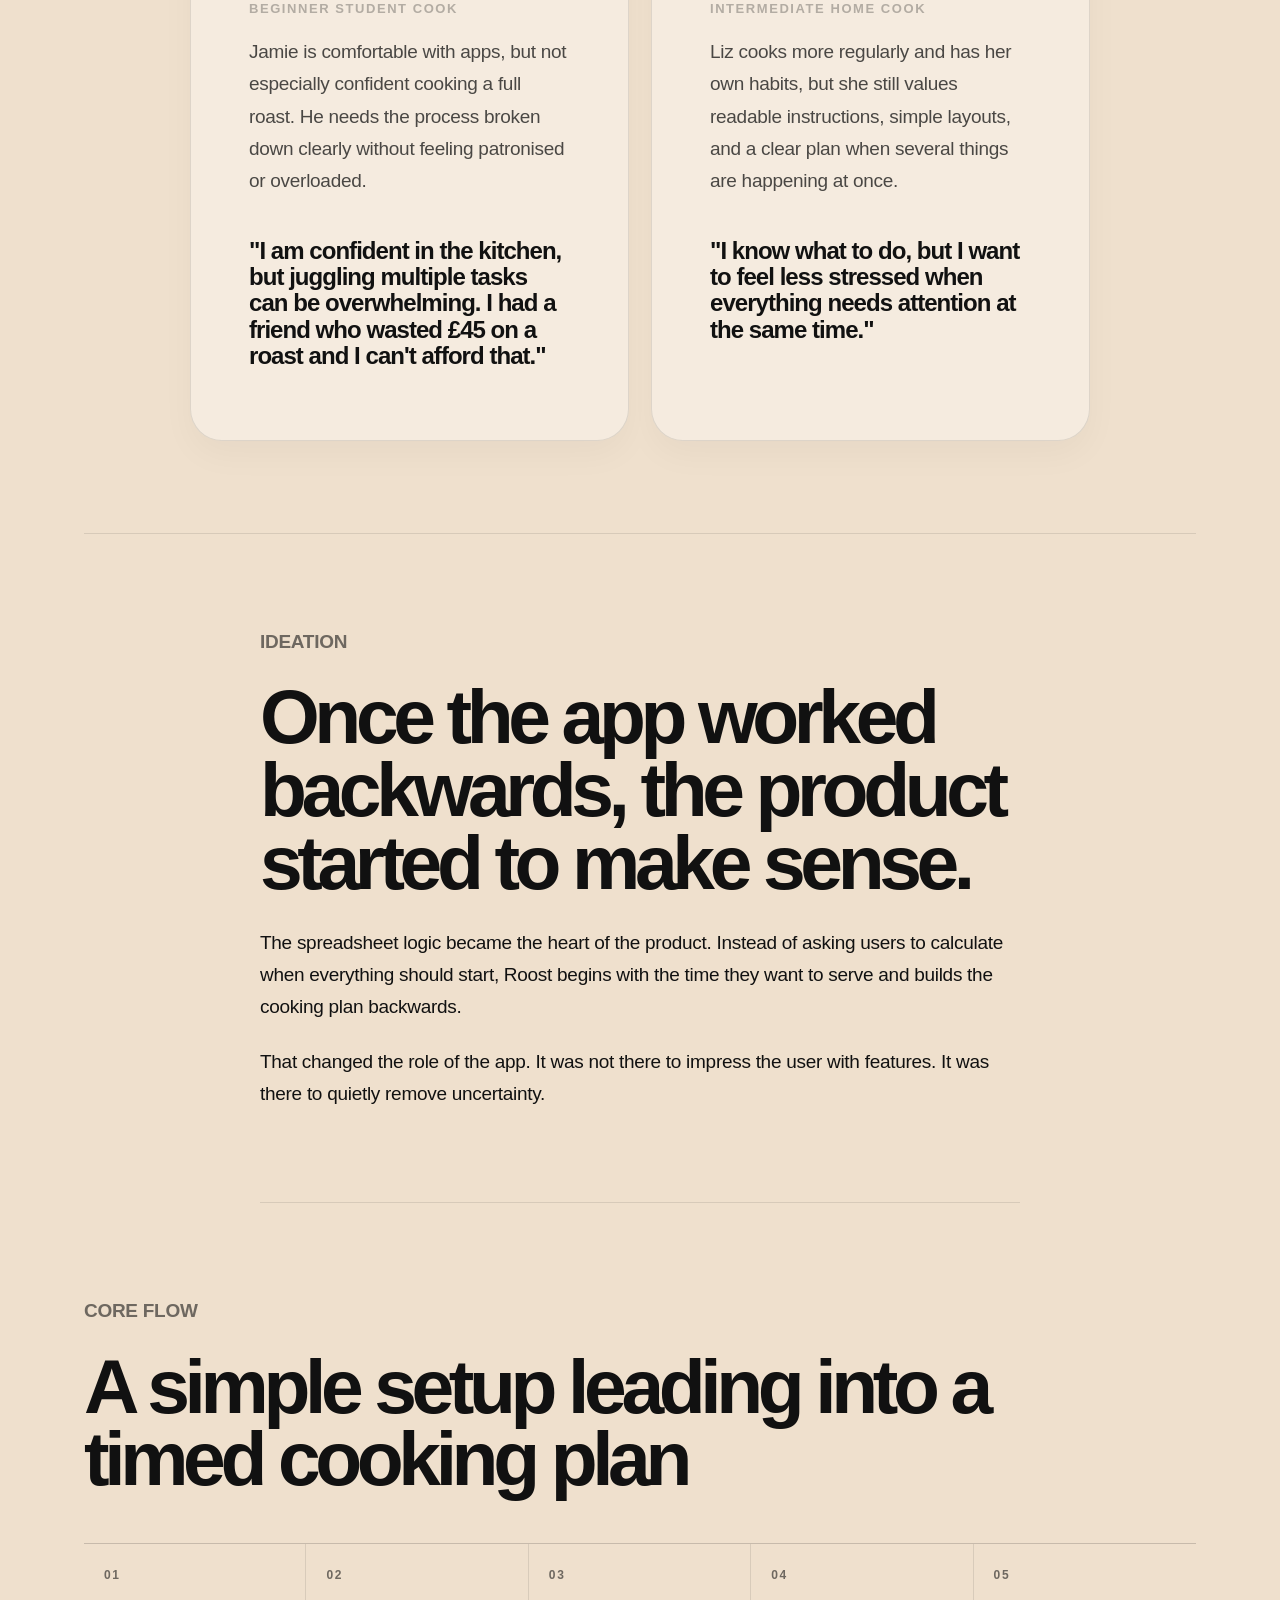
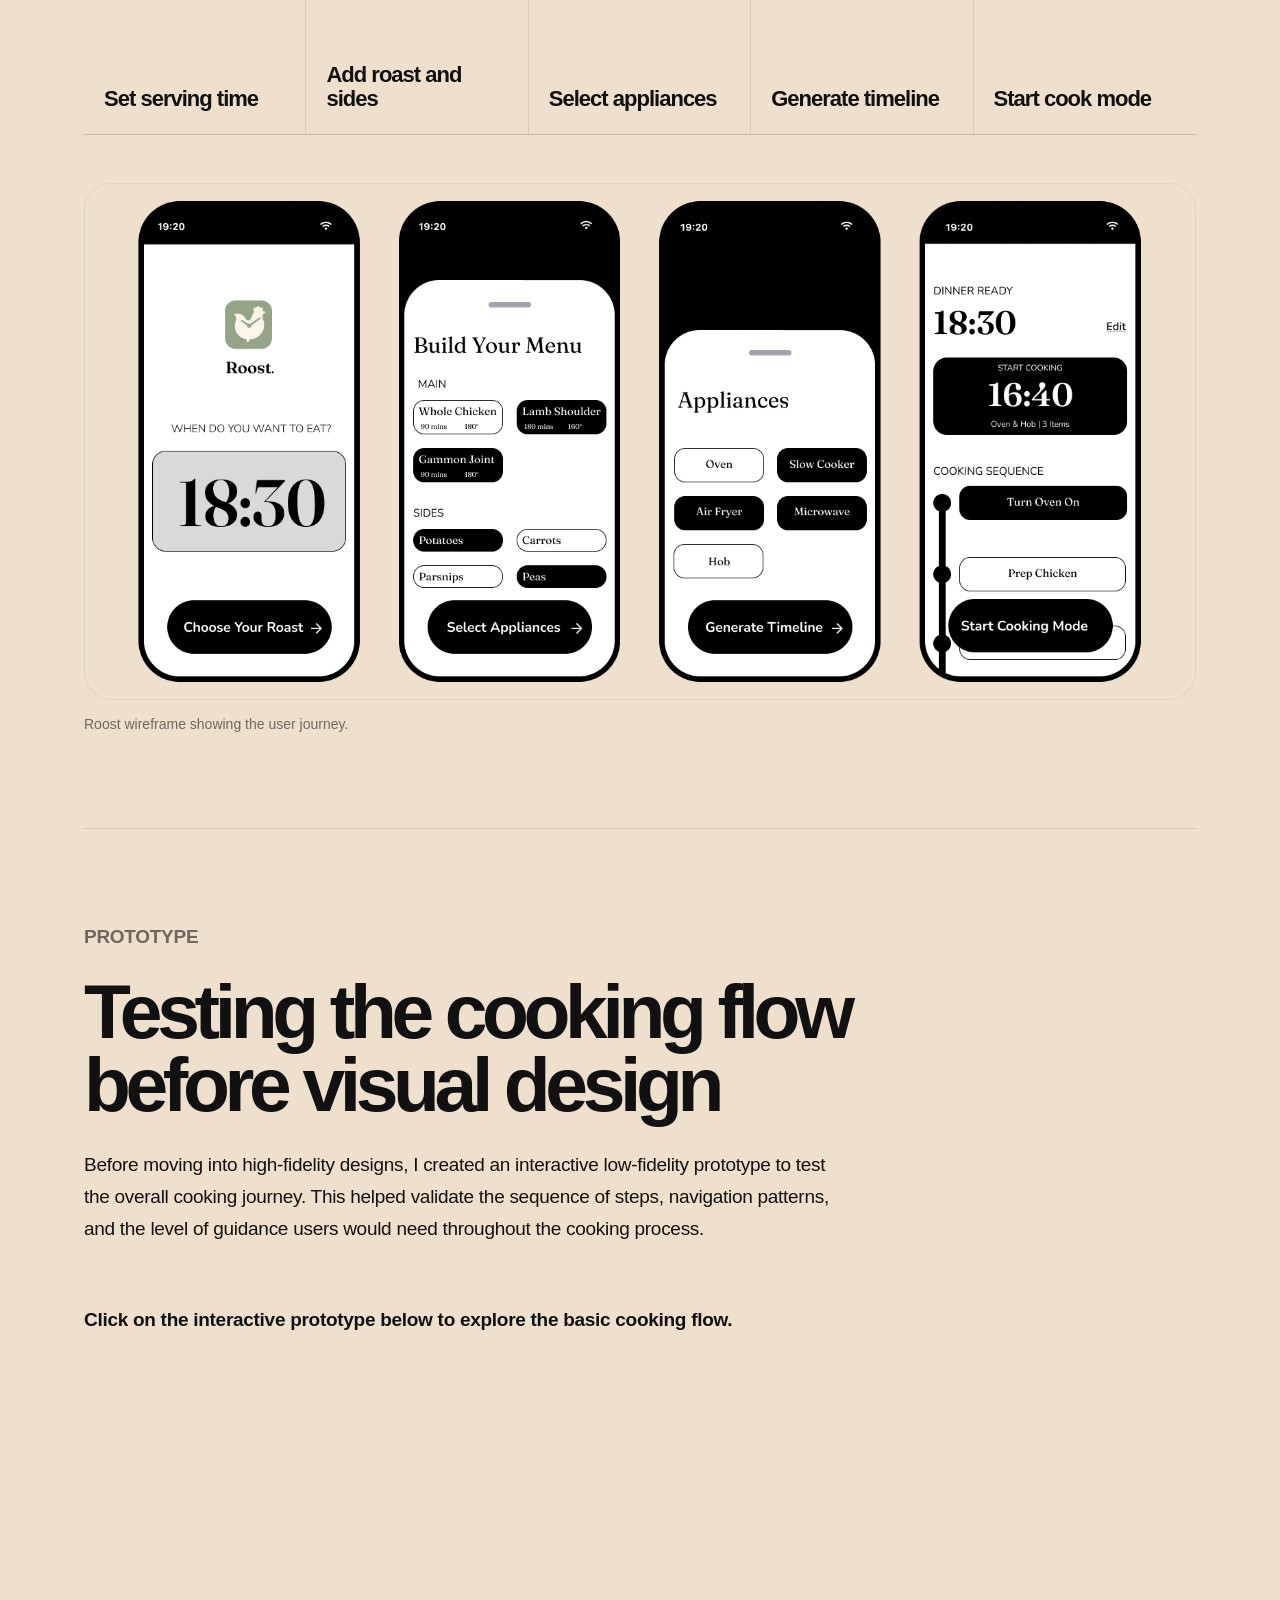
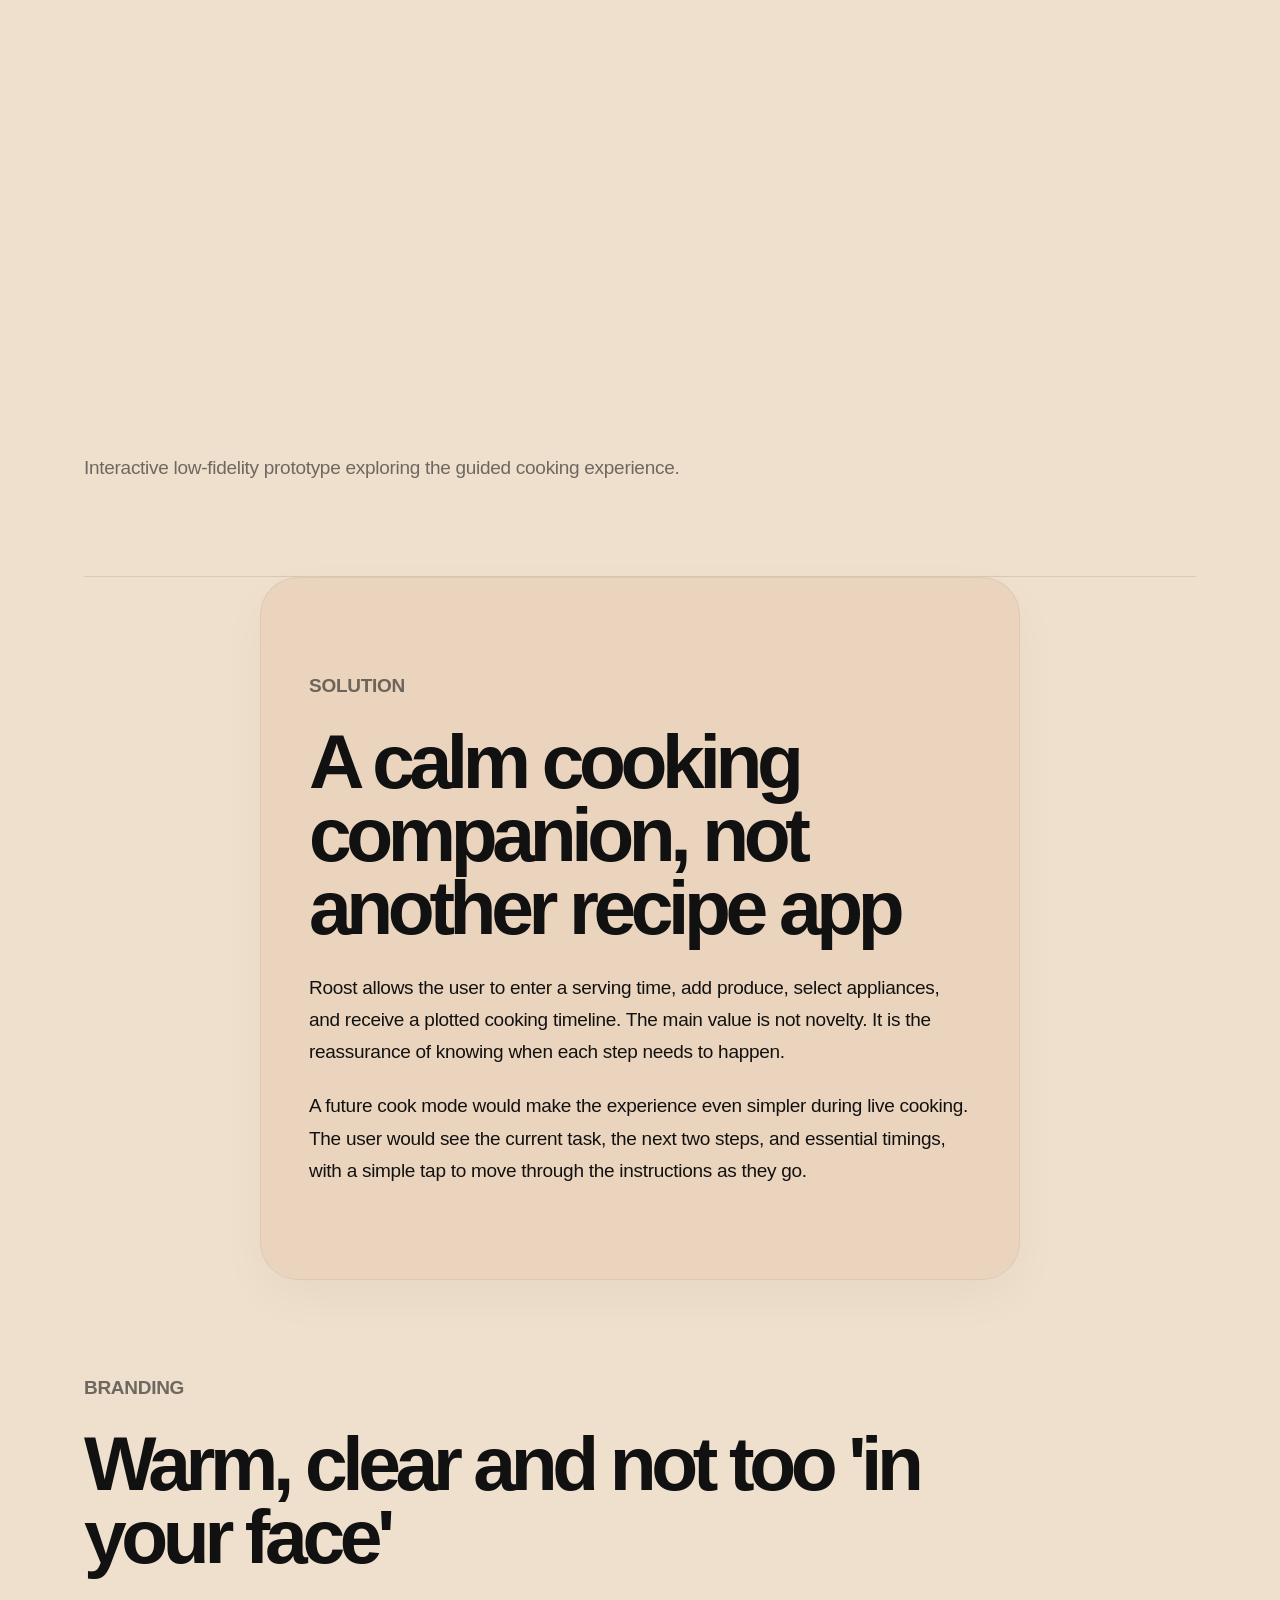
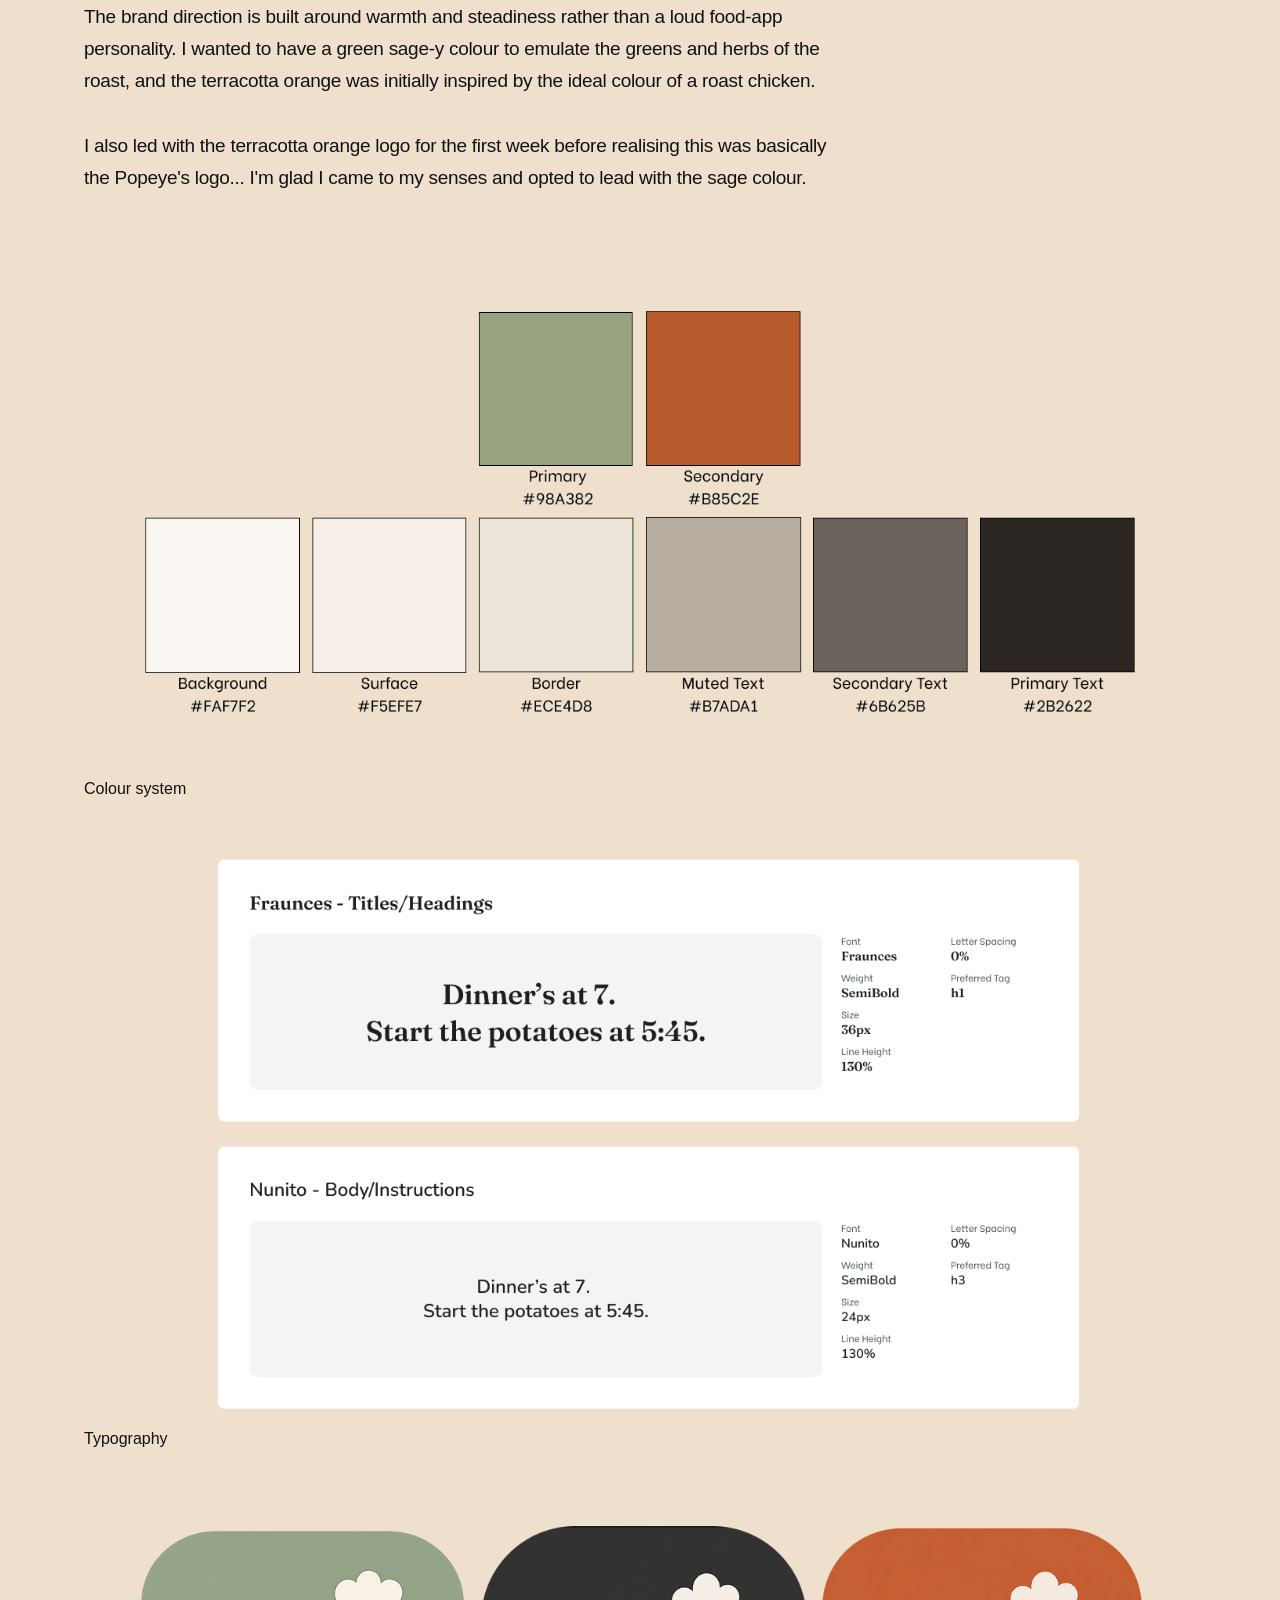
<file: case-study-one.html>
<!DOCTYPE html>
<html lang="en">
<head>
  <meta charset="UTF-8" />
  <meta name="viewport" content="width=device-width, initial-scale=1.0" />
  <link rel="stylesheet" href="css/styles.css">
  <link rel="icon" type="image/png" sizes="32x32" href="images/tablogo.png">
  <link rel="icon" type="image/png" sizes="16x16" href="images/tablogo.png">
  <title>Roost — Hugh Kelly</title>

  <style>
    :root {
      --paper: #efe0cd;
      --cream: #f7ead8;
      --warm-cream: #f4e7d4;
      --sage: #dfe5d6;
      --soft-sage: #edf0e7;
      --terracotta: #d18156;
      --terracotta-wash: rgba(209, 129, 86, 0.13);
      --sun-wash: rgba(245, 196, 0, 0.12);
      --ink: #111;
      --muted: rgba(17, 17, 17, 0.58);
      --faint: rgba(17, 17, 17, 0.1);
      --mid: rgba(17, 17, 17, 0.18);
      --yellow: #f5c400;
      --soft: rgba(255, 255, 255, 0.24);
      --panel: rgba(255, 255, 255, 0.32);
      --max: 1160px;
      --measure: 760px;
    }

    .scroll-progress {
      position: fixed;
      top: 0;
      left: 0;
      height: 3px;
      width: 0%;
      background: var(--yellow);
      z-index: 2000;
      transition: width 0.1s linear;
    }

    .js-reveal {
      opacity: 0;
      transform: translateY(24px);
      transition: opacity 0.75s ease, transform 0.75s ease;
    }

    .js-reveal.visible {
      opacity: 1;
      transform: translateY(0);
    }

    .back-to-top {
      position: fixed;
      right: 1rem;
      bottom: 3.6rem;
      border: 1px solid var(--mid);
      background: var(--paper);
      color: var(--ink);
      border-radius: 999px;
      padding: 0.7rem 0.9rem;
      font-size: 0.7rem;
      font-weight: 700;
      letter-spacing: 0.08em;
      text-transform: uppercase;
      cursor: pointer;
      opacity: 0;
      pointer-events: none;
      transition: opacity 0.25s ease, transform 0.25s ease;
      z-index: 1200;
    }

    .back-to-top.visible {
      opacity: 1;
      pointer-events: auto;
    }

    .back-to-top:hover {
      transform: translateY(-3px);
    }

    .roost-page {
      max-width: var(--max);
      margin: 0 auto;
      padding: 118px 24px 96px;
    }

    .roost-page img {
      display: block;
      max-width: 100%;
    }

    .case-hero {
      padding: 64px 0 72px;
      border-bottom: 1px solid var(--faint);
    }

    .case-kicker,
    .section-kicker,
    .caption,
    .table-label {
      margin: 0;
      font-size: 12px;
      font-weight: 700;
      letter-spacing: 0.16em;
      text-transform: uppercase;
      color: var(--muted);
    }

    .case-hero h1 {
      margin: 22px 0 28px;
      max-width: 900px;
      font-size: clamp(72px, 15vw, 170px);
      line-height: 0.82;
      letter-spacing: -0.095em;
    }

    .hero-statement {
      max-width: 940px;
      margin: 0;
      font-size: clamp(28px, 4.6vw, 58px);
      line-height: 1.02;
      letter-spacing: -0.065em;
      font-weight: 600;
    }

    .hero-summary {
      max-width: var(--measure);
      margin: 34px 0 0 auto;
      font-size: clamp(18px, 2vw, 23px);
      line-height: 1.55;
      letter-spacing: -0.025em;
    }

    .project-meta {
      display: grid;
      grid-template-columns: repeat(4, minmax(0, 1fr));
      gap: 18px;
      margin-top: 64px;
    }

    .project-meta div {
      border-top: 1px solid var(--mid);
      padding-top: 16px;
    }

    .project-meta dt {
      margin: 0 0 8px;
      font-size: 11px;
      font-weight: 700;
      letter-spacing: 0.14em;
      text-transform: uppercase;
      color: var(--muted);
    }

    .project-meta dd {
      margin: 0;
      font-size: 16px;
      line-height: 1.45;
    }

    .hero-image {
      margin: 44px 0 0;
      border-radius: 34px;
      padding: 18px;
      border: 1px solid var(--faint);
      background: var(--panel);
    }

    .hero-image img {
      width: 100%;
      max-height: 520px;
      object-fit: contain;
      border-radius: 24px;
    }

    .section {
      padding: 92px 0;
      border-bottom: 1px solid var(--faint);
    }

    .section-toned {
      margin-top: 28px;
      margin-bottom: 28px;
      padding: 92px 48px;
      border: 1px solid rgba(17, 17, 17, 0.06);
      border-radius: 38px;
      box-shadow: 0 18px 50px rgba(17, 17, 17, 0.035);
    }

    .tone-sage {
      background: var(--sage);
    }

    .tone-soft-sage {
      background: var(--soft-sage);
    }

    .tone-cream {
      background: var(--cream);
    }

    .tone-warm {
      background: var(--warm-cream);
    }

    .tone-terracotta {
      background: var(--terracotta-wash);
    }

    .tone-sun {
      background: var(--sun-wash);
    }

    .section-narrow {
      max-width: var(--measure);
      margin: 0 auto;
    }

    .section-wide {
      max-width: var(--max);
      margin: 0 auto;
    }

    .section h2 {
      margin: 18px 0 28px;
      max-width: 940px;
      font-size: clamp(38px, 6vw, 82px);
      line-height: 0.95;
      letter-spacing: -0.07em;
    }

    .section h3 {
      margin: 0 0 12px;
      font-size: 24px;
      line-height: 1.1;
      letter-spacing: -0.04em;
    }

    .section p {
      margin: 0 0 22px;
      font-size: 19px;
      line-height: 1.7;
      letter-spacing: -0.015em;
    }

    .section p:last-child {
      margin-bottom: 0;
    }

    .pullout {
      margin: 46px 0 0;
      padding: 28px 0 0;
      border-top: 3px solid var(--terracotta);
      font-size: clamp(24px, 3.2vw, 38px) !important;
      line-height: 1.18 !important;
      letter-spacing: -0.055em !important;
      font-weight: 600;
    }

    .artifact {
      margin: 48px 0 0;
    }

    .artifact img {
      width: 100%;
      border-radius: 28px;
      border: 1px solid var(--faint);
      background: var(--soft);
    }

    .caption {
      margin-top: 14px;
      line-height: 1.55;
      text-transform: none;
      letter-spacing: 0;
      font-size: 14px;
      font-weight: 500;
    }

    .research-table,
    .validation-table {
      width: 100%;
      margin-top: 36px;
      border-collapse: collapse;
      border-top: 1px solid var(--mid);
    }

    .research-table th,
    .research-table td,
    .validation-table th,
    .validation-table td {
      padding: 20px 0;
      border-bottom: 1px solid var(--faint);
      vertical-align: top;
      text-align: left;
      font-size: 17px;
      line-height: 1.5;
    }

    .research-table th,
    .validation-table th {
      width: 34%;
      padding-right: 32px;
      font-size: 12px;
      letter-spacing: 0.13em;
      text-transform: uppercase;
      color: var(--muted);
    }

    .insight-stack {
      display: grid;
      gap: 34px;
      margin-top: 42px;
    }

    .insight {
      display: grid;
      grid-template-columns: 0.55fr 1fr;
      gap: 48px;
      padding-top: 30px;
      border-top: 1px solid var(--faint);
    }

    .insight span {
      font-size: 12px;
      font-weight: 700;
      letter-spacing: 0.14em;
      text-transform: uppercase;
      color: var(--muted);
    }

    .insight p {
      margin: 0;
    }

    .persona-grid {
      display: grid;
      grid-template-columns: repeat(2, minmax(0, 1fr));
      gap: 22px;
      margin-top: 44px;

      max-width: 900px;
      margin-left: auto;
      margin-right: auto;
    }

    .persona-card {
      border: 1px solid var(--faint);
      border-radius: 32px;
      background: rgba(255, 255, 255, 0.36);
      overflow: hidden;
      box-shadow: 0 14px 34px rgba(17, 17, 17, 0.035);
    }

    .persona-card img {
      width: 100%;
      max-height: 260px;
      object-fit: contain;
      display: block;
    }

    .persona-copy {
      padding: 28px;
    }

    .persona-role {
      margin: -4px 0 18px !important;
      font-size: 13px !important;
      line-height: 1.3 !important;
      text-transform: uppercase;
      letter-spacing: 0.12em !important;
      color: var(--muted);
      font-weight: 700;
    }

    .flow-line {
      display: grid;
      grid-template-columns: repeat(5, minmax(0, 1fr));
      gap: 0;
      margin-top: 48px;
      border-top: 1px solid var(--mid);
      border-bottom: 1px solid var(--mid);
    }

    .flow-step {
      min-height: 190px;
      padding: 24px 20px;
      border-right: 1px solid var(--faint);
      display: flex;
      flex-direction: column;
      justify-content: space-between;
    }

    .flow-step:last-child {
      border-right: none;
    }

    .flow-step span {
      font-size: 12px;
      font-weight: 700;
      letter-spacing: 0.14em;
      text-transform: uppercase;
      color: var(--muted);
    }

    .flow-step strong {
      display: block;
      font-size: 22px;
      line-height: 1.08;
      letter-spacing: -0.045em;
    }

    .placeholder-row {
      display: grid;
      grid-template-columns: repeat(3, minmax(0, 1fr));
      gap: 18px;
      margin-top: 42px;
    }

    .placeholder-row.four {
      grid-template-columns: repeat(4, minmax(0, 1fr));
    }

    .placeholder {
      min-height: 220px;
      border: 1px dashed var(--mid);
      border-radius: 26px;
      padding: 24px;
      display: flex;
      flex-direction: column;
      justify-content: space-between;
      color: var(--muted);
      background: rgba(255, 255, 255, 0.22);
    }

    .placeholder strong {
      color: var(--ink);
      font-size: 18px;
      line-height: 1.2;
      letter-spacing: -0.03em;
    }

    .placeholder span {
      font-size: 14px;
      line-height: 1.55;
    }

    .closing {
      padding: 120px 40px 80px;
      text-align: center;
      border-bottom: none;
      background: linear-gradient(180deg, rgba(223, 229, 214, 0.25), rgba(209, 129, 86, 0.12));
      border-radius: 44px;
      margin-top: 36px;
    }

    .closing h2 {
      max-width: 980px;
      margin: 18px auto 32px;
      font-size: clamp(48px, 8vw, 112px);
      line-height: 0.9;
      letter-spacing: -0.08em;
    }

    .closing p {
      max-width: 720px;
      margin: 0 auto;
      font-size: 20px;
      line-height: 1.65;
      color: rgba(17, 17, 17, 0.72);
    }

    .underline-wrap {
      position: relative;
      display: inline-block;
    }

    .underline-reveal {
      position: relative;
      display: inline;
      background-image: linear-gradient(var(--yellow), var(--yellow));
      background-repeat: no-repeat;
      background-size: 0% 0.22em;
      background-position: 0 94.5%;
      transition: background-size 1.4s ease;
    }

    .underline-reveal.active {
      background-size: 100% 0.22em;
    }

    @media (max-width: 900px) {
      .project-meta,
      .persona-grid,
      .placeholder-row,
      .placeholder-row.four {
        grid-template-columns: 1fr 1fr;
      }

      .insight {
        grid-template-columns: 1fr;
        gap: 12px;
      }

      .flow-line {
        grid-template-columns: 1fr;
      }

      .flow-step {
        min-height: 130px;
        border-right: none;
        border-bottom: 1px solid var(--faint);
      }

      .flow-step:last-child {
        border-bottom: none;
      }
    }

    @media (max-width: 700px) {
      .roost-page {
        padding: 92px 16px 72px;
      }

      .case-hero {
        padding-top: 40px;
      }

      .project-meta,
      .persona-grid,
      .placeholder-row,
      .placeholder-row.four {
        grid-template-columns: 1fr;
      }

      .hero-summary {
        margin-left: 0;
      }

      .section {
        padding: 68px 0;
      }

      .section-toned {
        padding: 68px 20px;
        border-radius: 28px;
      }

      .research-table th,
      .research-table td,
      .validation-table th,
      .validation-table td {
        display: block;
        width: 100%;
        padding: 14px 0;
      }

      .research-table th,
      .validation-table th {
        padding-bottom: 0;
      }

      .persona-card img {
        height: 260px;
      }
    }
  </style>
</head>

<body>

<div class="scroll-progress" id="scrollProgress"></div>

<header class="site-header">
  <nav class="nav">
    <a href="index.html" class="logo">
      <img src="images/logo.png" alt="HK logo">
    </a>
    <div class="nav-links">
      <a href="index.html">Home</a>
      <a href="index.html?page=work">Work</a>
      <a href="index.html?page=about">About</a>
      <a href="index.html?page=contact">Contact</a>
    </div>
  </nav>
</header>

<main class="roost-page">

  <section class="case-hero js-reveal">
    <p class="case-kicker">UX Research / Branding / UX/UI Design</p>
    <h1>Roost.</h1>

    <p class="hero-statement">
      A roast dinner planning app inspired by my Dad’s strangely useful Christmas spreadsheet.
    </p>

    <p class="hero-summary">
      Roost helps users work backwards from a serving time, build a realistic cooking timeline, and feel less panicked when every dish suddenly seems to need attention at once.
    </p>
  
    <dl class="project-meta">
      <div>
        <dt>Project type</dt>
        <dd>Mobile app concept</dd>
      </div>
      <div>
        <dt>Audience</dt>
        <dd>Beginner to intermediate UK home cooks, aged 25–70</dd>
      </div>
      <div>
        <dt>Role</dt>
        <dd>UX Research, Branding, UX/UI Design</dd>
      </div>
      <div>
        <dt>Project Length</dt>
        <dd>Three weeks</dd>
      </div>
    </dl>

    <figure class="hero-image">
    <img src="images/mockup.jpeg" alt="Roost landing screen and concept preview">

    <a href="#high-fi-prototype" class="hero-prototype-btn">
      Skip to Prototype →
    </a>

    <figcaption class="caption">Roost App landing screen</figcaption>
  </figure>
  </section>

  <section class="section section-narrow js-reveal">
    <p class="section-kicker">Overview</p>
    <h2>The idea started at Christmas</h2>

    <p>
      For years, my Dad used an Excel spreadsheet to cook the turkey on Christmas Day. Weird, right? We thought so too. The spreadsheet only needed one thing from him: the time we wanted to eat. From there, it worked backwards through the cooking process and gave him exact times for each step.
    </p>

    <p>
      After years of giving him a hard time for it, we realised he may have actually been onto something. Friends started asking for the spreadsheet, and what looked like a family joke suddenly felt like a real design problem.
    </p>

    <p>
      It made me think about how stressful roast dinners can be. Different recipes, multiple appliances, several ingredients, and a fairly unforgiving serving time. Through user research and competitor analysis, it became clear that the stress was less about cooking ability and more about keeping everything coordinated.
    </p>
  </section>

  <section class="section section-narrow js-reveal">
    <p class="section-kicker">Problem</p>
    <h2>Most cooking apps help you choose what to make. They do not always help you get it all ready together.</h2>

    <p>
      Roast dinners are awkward because they involve lots of small decisions happening at the same time. The oven is full. The potatoes need checking. Something has to rest. Something else is boiling over. Even confident cooks can feel the pressure when the meal depends on several things landing at once.
    </p>

    <p>
      Existing tools tend to sit at either end of the problem. Recipe apps offer inspiration and instructions, while simple calculators give timings without much reassurance. Roost sits between the two: less of a recipe library, more of a calm planning companion.
    </p>

    <p class="pullout">
      The design challenge was to turn a useful spreadsheet logic into something that felt calm, readable, and human in the middle of a busy kitchen.
    </p>
  </section>

  <section class="section section-wide js-reveal">
    <h2>My Design Process</h2>
    <img src="images/mydesignprocess.png" alt="Diagram showing the design process for Roost" class="design-process">
  </section>

  <section class="section section-narrow section-toned tone-sage js-reveal">
    <p class="section-kicker">Research</p>
    <h2>Everyone recognised the stress, but younger users felt it most sharply.</h2>

    <p>
      I conducted interviews with users aged 25–70. Every participant had experienced stress while making a roast dinner, but the most obvious pressure appeared in the 25–40 group. Older users still described stressful moments, though many had built habits over time and were more set in their routines.
    </p>

    <p>
      A useful contradiction also appeared. Most users already used technology while cooking, but every participant had also felt more stressed because of apps or devices in the kitchen. That shaped the direction of the product. Roost could not just add more information. It had to reduce the noise.
    </p>

    <table class="research-table" aria-label="User research findings">
      <tbody>
        <tr>
          <th scope="row">12 out of 12</th>
          <td>users had experienced stress while making a roast dinner.</td>
        </tr>
        <tr>
          <th scope="row">9 out of 12</th>
          <td>regularly used technology or apps while cooking.</td>
        </tr>
        <tr>
          <th scope="row">11 out of 12</th>
          <td>had experienced increased stress because of apps or technology while cooking.</td>
        </tr>
        <tr>
          <th scope="row">7 out of 12</th>
          <td>had thrown away food while making a roast because something had spoiled, burned, or gone wrong.</td>
        </tr>
      </tbody>
    </table>
    <br>
  <br>
    <h3 style="font-size: 42px;">"I literally wasted £45 on a roast, and my guests hadn't even arrived yet. I nearly cried"</h3> <h3>- <i>Disgruntled ruined roast survivor</i></h3>
  </section>

  <section class="section section-wide js-reveal">
    <p class="section-kicker">Customer Journey</p>
    <h2>Mapping the roast around the moments where confidence drops</h2>

    <p class="section-narrow">
      The journey map helped me think beyond the cooking instructions themselves. I wanted to understand where a user might discover the product, what would make them trust it, and where stress would be most likely to creep back in during the cooking process.
    </p>
    <br>
    <p><b>Click on the image to zoom in.</b></p>

    <img
      src="images/custjourney.png"
      alt="Roost customer journey map"
      class="journey-map zoomable">

    <p class="caption">
      Customer journey map exploring discovery, planning, cooking, and repeat use.
    </p>
  </section>

  <section class="section section-wide js-reveal">
    <p class="section-kicker">Competitor Analysis</p>
    <h2>The gap sat between inspiration and orchestration</h2>

    <p class="section-narrow">
      Looking at recipe apps and roast timing tools helped clarify where Roost could sit. Recipe apps were often polished, but not focused on coordinating a whole meal. Timing tools were useful, but often felt narrow or functional. The opportunity was to combine enough guidance with enough calm.
    </p>
    <br>
    <p><b>Click on the image to zoom in.</b></p>

    <img
      src="images/companalysis.png"
      alt="Roost competitor analysis grid"
      class="comp-analysis zoomable">

    <p class="caption">
      Competitor analysis looking at recipe discovery, roast calculators, timing tools, and cooking support.
    </p>
  </section>

  <section class="section section-narrow section-toned tone-sage js-reveal">
    <p class="section-kicker">Insights</p>
    <h2>The app had to feel trustworthy before it felt clever.</h2>

    <div class="insight-stack">
      <article class="insight">
        <span>Insight 01</span>
        <p>Users did not want another screen full of cooking content. They wanted help knowing what to do next and when to do it.</p>
      </article>

      <article class="insight">
        <span>Insight 02</span>
        <p>The most stressed users were often comfortable with technology, but less confident with the cooking routine itself.</p>
      </article>

      <article class="insight">
        <span>Insight 03</span>
        <p>If the interface became too busy, it risked becoming part of the problem. Calmness had to be treated as a product feature.</p>
      </article>
    </div>
  </section>

  <section class="section section-wide js-reveal">
    <p class="section-kicker">Users</p>
    <h2>Two levels of confidence shaped the design direction</h2>

    <p class="section-narrow">
      I used two working personas to keep the product grounded. One represented a younger, digitally confident user who needed reassurance with the cooking process. The other represented someone with more cooking experience who still wanted clarity when the kitchen became busy.
    </p>

    <div class="persona-grid">
      <article class="persona-card">
        <img src="images/JamieCarter.png" alt="Jamie Carter persona">
        <div class="persona-copy">
          <h3>Jamie Carter</h3>
          <p class="persona-role">Beginner student cook</p>
          <p>Jamie is comfortable with apps, but not especially confident cooking a full roast. He needs the process broken down clearly without feeling patronised or overloaded.</p>
          <br>
          <h3>"I am confident in the kitchen, but juggling multiple tasks can be overwhelming. I had a friend who wasted £45 on a roast and I can't afford that."</h3>
        </div>
      </article>

      <article class="persona-card">
        <img src="images/LizFoster.png" alt="Liz Foster persona">
        <div class="persona-copy">
          <h3>Liz Foster</h3>
          <p class="persona-role">Intermediate home cook</p>
          <p>Liz cooks more regularly and has her own habits, but she still values readable instructions, simple layouts, and a clear plan when several things are happening at once.</p>
        <br>
          <h3>"I know what to do, but I want to feel less stressed when everything needs attention at the same time."</h3>
        </div>
      </article>
    </div>
  </section>

  <section class="section section-narrow js-reveal">
    <p class="section-kicker">Ideation</p>
    <h2>Once the app worked backwards, the product started to make sense.</h2>

    <p>
      The spreadsheet logic became the heart of the product. Instead of asking users to calculate when everything should start, Roost begins with the time they want to serve and builds the cooking plan backwards.
    </p>

    <p>
      That changed the role of the app. It was not there to impress the user with features. It was there to quietly remove uncertainty.
    </p>
  </section>

  <section class="section section-wide js-reveal">
    <p class="section-kicker">Core Flow</p>
    <h2>A simple setup leading into a timed cooking plan</h2>

    <div class="flow-line">
      <div class="flow-step">
        <span>01</span>
        <strong>Set serving time</strong>
      </div>
      <div class="flow-step">
        <span>02</span>
        <strong>Add roast and sides</strong>
      </div>
      <div class="flow-step">
        <span>03</span>
        <strong>Select appliances</strong>
      </div>
      <div class="flow-step">
        <span>04</span>
        <strong>Generate timeline</strong>
      </div>
      <div class="flow-step">
        <span>05</span>
        <strong>Start cook mode</strong>
      </div>
    </div>

    <figure class="artifact">
      <img src="images/roostwireframe.png" alt="Roost wireframe or user flow">
      <figcaption class="caption">Roost wireframe showing the user journey.</figcaption>
    </figure>
  </section>

  <section class="section section-wide js-reveal">

  <p class="section-kicker">Prototype</p>

  <h2>Testing the cooking flow before visual design</h2>

  <p class="section-narrow">
    Before moving into high-fidelity designs, I created an interactive low-fidelity
    prototype to test the overall cooking journey. This helped validate the
    sequence of steps, navigation patterns, and the level of guidance users would
    need throughout the cooking process.
  </p>
  <br>
  <br>
  <p> <b>Click on the interactive prototype below to explore the basic cooking flow.</b></p>

  <div class="prototype-frame">
  <iframe
    src="https://embed.figma.com/proto/KMiUqo6JP0696jeMdyaDzG/Roost-Design?node-id=132-916&p=f&viewport=-53%2C-89%2C0.56&scaling=min-zoom&content-scaling=fixed&starting-point-node-id=132%3A916&page-id=132%3A915&embed-host=share"
    allowfullscreen>
  </iframe>
</div>

  <p class="caption">
    Interactive low-fidelity prototype exploring the guided cooking experience.
  </p>

</section>

  <section class="section section-narrow section-toned tone-terracotta js-reveal">
    <p class="section-kicker">Solution</p>
    <h2>A calm cooking companion, not another recipe app</h2>

    <p>
      Roost allows the user to enter a serving time, add produce, select appliances, and receive a plotted cooking timeline. The main value is not novelty. It is the reassurance of knowing when each step needs to happen.
    </p>

    <p>
      A future cook mode would make the experience even simpler during live cooking. The user would see the current task, the next two steps, and essential timings, with a simple tap to move through the instructions as they go.
    </p>
  </section>

  <section class="section section-wide js-reveal">
  <p class="section-kicker">Branding</p>
  <h2>Warm, clear and not too 'in your face'</h2>

  <p class="section-narrow">
    The brand direction is built around warmth and steadiness rather than a loud food-app personality. I wanted to have a green sage-y colour to emulate the greens and herbs of the roast, and the terracotta orange was initially inspired by the ideal colour of a roast chicken.
  <br>
  <br>
  I also led with the terracotta orange logo for the first week before realising this was basically the Popeye's logo... I'm glad I came to my senses and opted to lead with the sage colour.
  
  </p>

  <div class="brand-image-grid">
    <figure class="brand-image-card">
      <img src="images/colourpalette.png" alt="Roost colour palette showing primary, secondary, background, surface, border and text colours">
      <figcaption>Colour system</figcaption>
    </figure>

    <figure class="brand-image-card">
      <img src="images/roosttypography.png" alt="Roost typography system showing Fraunces for headings and Nunito for body text">
      <figcaption>Typography</figcaption>
    </figure>

    <figure class="brand-image-card">
      <img src="images/roostapplogos.png" alt="Roost app icon explorations featuring a rooster-shaped clock mark">
      <figcaption>Logo and app icon exploration</figcaption>
    </figure>
  </div>
</section>

<section id="high-fi-prototype" class="section section-wide js-reveal">

  <p class="section-kicker">Final UI</p>

  <h2>High-Fidelity Design</h2>

  <p class="section-narrow">
    After conducting all my research, it was clear that the main focus of this app should be calmness. I used inspiration from apps like Calm and Headspace which helped me create visuals throughout. Whilst I initially had grand plans of making this a deeply complex and cool app, I soon realised that, sometimes, simplicity is key.
  </p>
  <br>
  <figure class="artifact">
      <img src="images/highfidesign.png" alt="Roost wireframe or user flow" style="max-width: 80%; display: block; margin: 0 auto;">
      <figcaption class="caption">Roost high-fidelity design showing the final user interface.</figcaption>
    </figure>
  </section>
  <br>
  <p> <b>Click on the interactive prototype below to explore the full app.</b></p>

  <div class="prototype-frame">
  <iframe
    src="https://embed.figma.com/proto/KMiUqo6JP0696jeMdyaDzG/Roost-Design?node-id=300-275&p=f&viewport=268%2C561%2C0.44&scaling=min-zoom&content-scaling=fixed&starting-point-node-id=300%3A275&page-id=300%3A274&embed-host=share" allowfullscreen>
  </iframe>
</div>

  <p class="caption">
    Interactive high-fidelity prototype exploring the guided cooking experience.
  </p>

</section>

  <section class="section section-narrow section-toned tone-sage js-reveal">
    <p class="section-kicker">Reflection</p>
    <h2>The idea resonated because the problem was familiar.</h2>

    <p>
      The response to the concept was encouraging. All users said Roost would help with stress around making a roast. Some users also asked about in-app timers, which suggested that the live cooking experience should become a bigger part of the next design iteration.
    </p>

    <table class="validation-table" aria-label="Validation findings">
      <tbody>
        <tr>
          <th scope="row">12 out of 12</th>
          <td>said the app would help reduce their stress around cooking a roast.</td>
        </tr>
        <tr>
          <th scope="row">8 out of 12</th>
          <td>asked about in-app timers, suggesting that live cooking support should be prioritised next.</td>
        </tr>
      </tbody>
    </table>

    <p class="pullout">
      If I took this further, I would focus on what happens when the plan slips. A good roast app should not only create the ideal timeline. It should help users recover when real life gets in the way.
    </p>
  </section>

  <section class="section closing js-reveal">
    <p class="case-kicker">Design Direction</p>
    <h2 class="underline-wrap">
      <span class="underline-reveal">A confidence engine for roast dinners.</span>
    </h2>
    <p>
      Roost is strongest when it stays focused: not another content-heavy recipe app, but a practical planning tool that makes a stressful meal feel more manageable.
    </p>
  </section>

</main>

<button class="back-to-top" id="backToTop">Top ↑</button>

<footer class="site-footer">
  <img src="images/footer-logo.png" alt="Hugh Kelly">
  <p style="font-size: 10px;">© 2026 Hugh Kelly</p>
</footer>

<a href="https://www.linkedin.com/in/hugh-kelly-a348a1112/"
   target="_blank"
   rel="noopener noreferrer"
   class="linkedin-fixed">
  <svg viewBox="0 0 24 24" width="18" height="18">
    <path d="M4.98 3.5C4.98 4.88 3.87 6 2.49 6 1.11 6 0 4.88 0 3.5 0 2.12 1.11 1 2.49 1 3.87 1 4.98 2.12 4.98 3.5zM.22 8.22h4.54V24H.22zM7.98 8.22h4.35v2.16h.06c.61-1.16 2.1-2.39 4.33-2.39 4.63 0 5.49 3.05 5.49 7.01V24h-4.54v-7.74c0-1.85-.03-4.23-2.58-4.23-2.58 0-2.97 2.01-2.97 4.1V24H7.98z"/>
  </svg>
</a>

<script>
document.addEventListener("DOMContentLoaded", () => {
  const revealElements = document.querySelectorAll(".js-reveal");
  const progressBar = document.getElementById("scrollProgress");
  const backToTop = document.getElementById("backToTop");
  const underline = document.querySelector(".underline-reveal");

  const revealObserver = new IntersectionObserver((entries) => {
    entries.forEach((entry) => {
      if (entry.isIntersecting) {
        entry.target.classList.add("visible");
      }
    });
  }, { threshold: 0.12 });

  revealElements.forEach((element) => {
    revealObserver.observe(element);
  });

  window.addEventListener("scroll", () => {
    const scrollTop = window.scrollY;
    const pageHeight = document.documentElement.scrollHeight - window.innerHeight;
    const scrollPercent = pageHeight > 0 ? (scrollTop / pageHeight) * 100 : 0;

    if (progressBar) {
      progressBar.style.width = `${scrollPercent}%`;
    }

    if (backToTop) {
      if (scrollTop > 700) {
        backToTop.classList.add("visible");
      } else {
        backToTop.classList.remove("visible");
      }
    }
  });

  if (backToTop) {
    backToTop.addEventListener("click", () => {
      window.scrollTo({
        top: 0,
        behavior: "smooth"
      });
    });
  }

  if (underline) {
    const underlineObserver = new IntersectionObserver((entries) => {
      entries.forEach((entry) => {
        if (entry.isIntersecting) {
          underline.classList.add("active");
        }
      });
    }, { threshold: 0.6 });

    underlineObserver.observe(underline);
  }

  /* IMAGE ZOOM */
  const modal = document.createElement("div");
  modal.className = "image-modal";
  modal.innerHTML = `
    <button class="close-modal" type="button" aria-label="Close image">&times;</button>
    <img class="modal-content" alt="">
  `;
  document.body.appendChild(modal);

  const modalImage = modal.querySelector(".modal-content");
  const closeModal = modal.querySelector(".close-modal");
  const zoomImages = document.querySelectorAll(".zoomable");

  zoomImages.forEach((img) => {
    img.addEventListener("click", () => {
      modal.classList.add("active");
      modalImage.src = img.src;
      modalImage.alt = img.alt || "";
    });
  });

  closeModal.addEventListener("click", () => {
    modal.classList.remove("active");
  });

  modal.addEventListener("click", (event) => {
    if (event.target === modal) {
      modal.classList.remove("active");
    }
  });

  document.addEventListener("keydown", (event) => {
    if (event.key === "Escape") {
      modal.classList.remove("active");
    }
  });
});
</script>

<div id="imageModal" class="image-modal">
  <span class="close-modal">&times;</span>
  <img id="modalImage" class="modal-content">
</div>

</body>
</html>
</file>
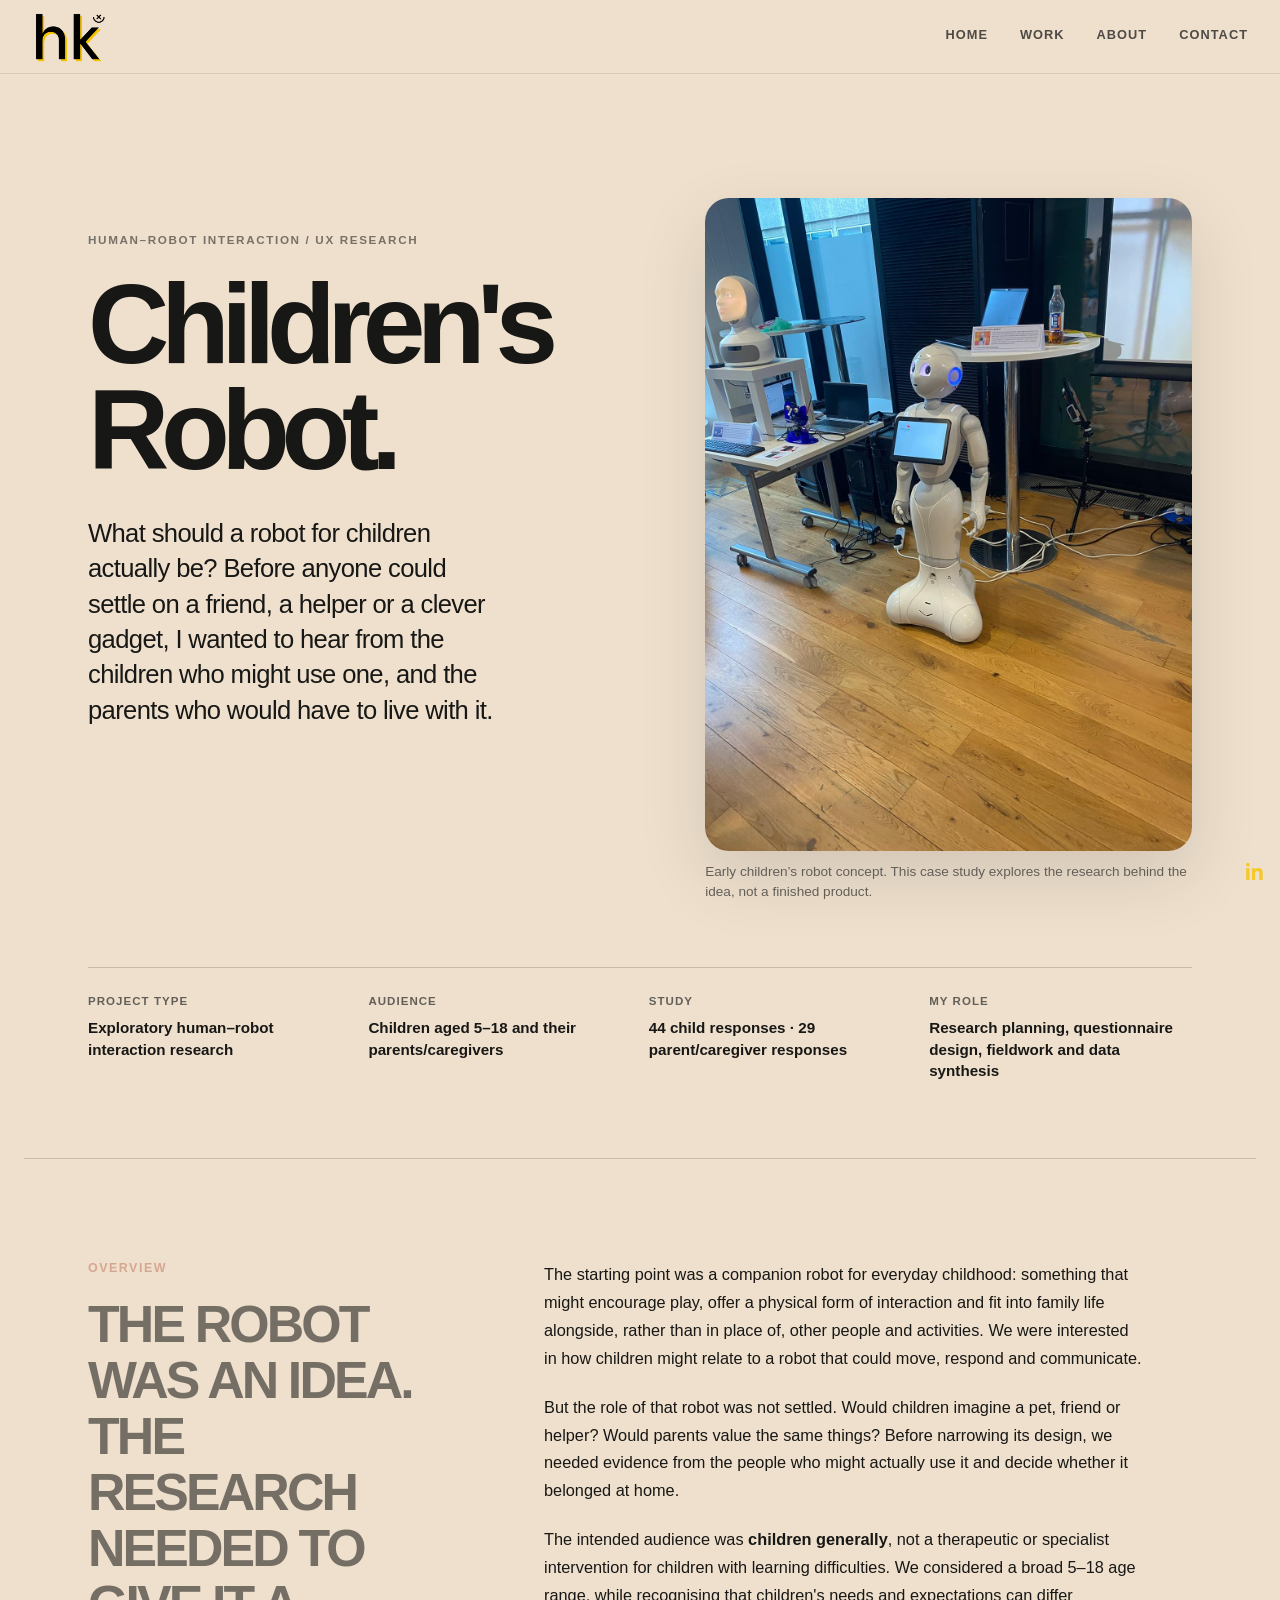
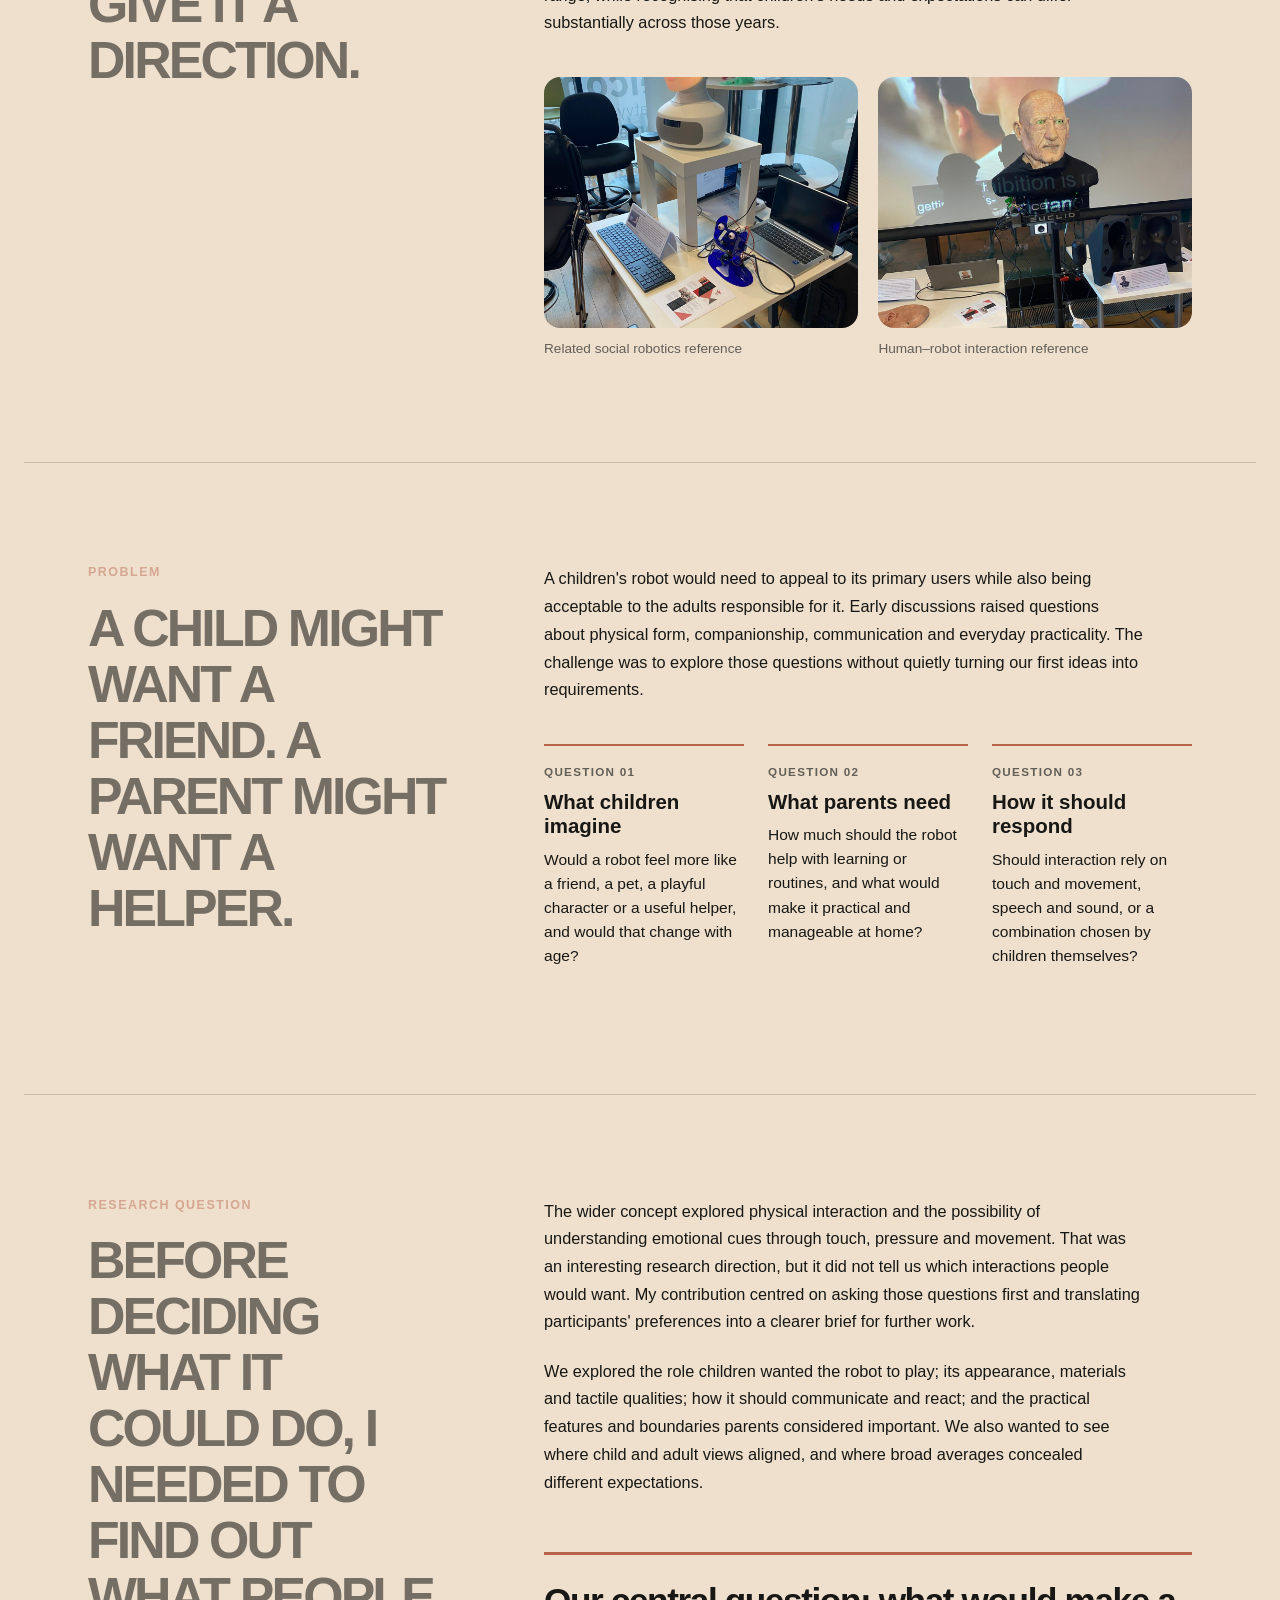
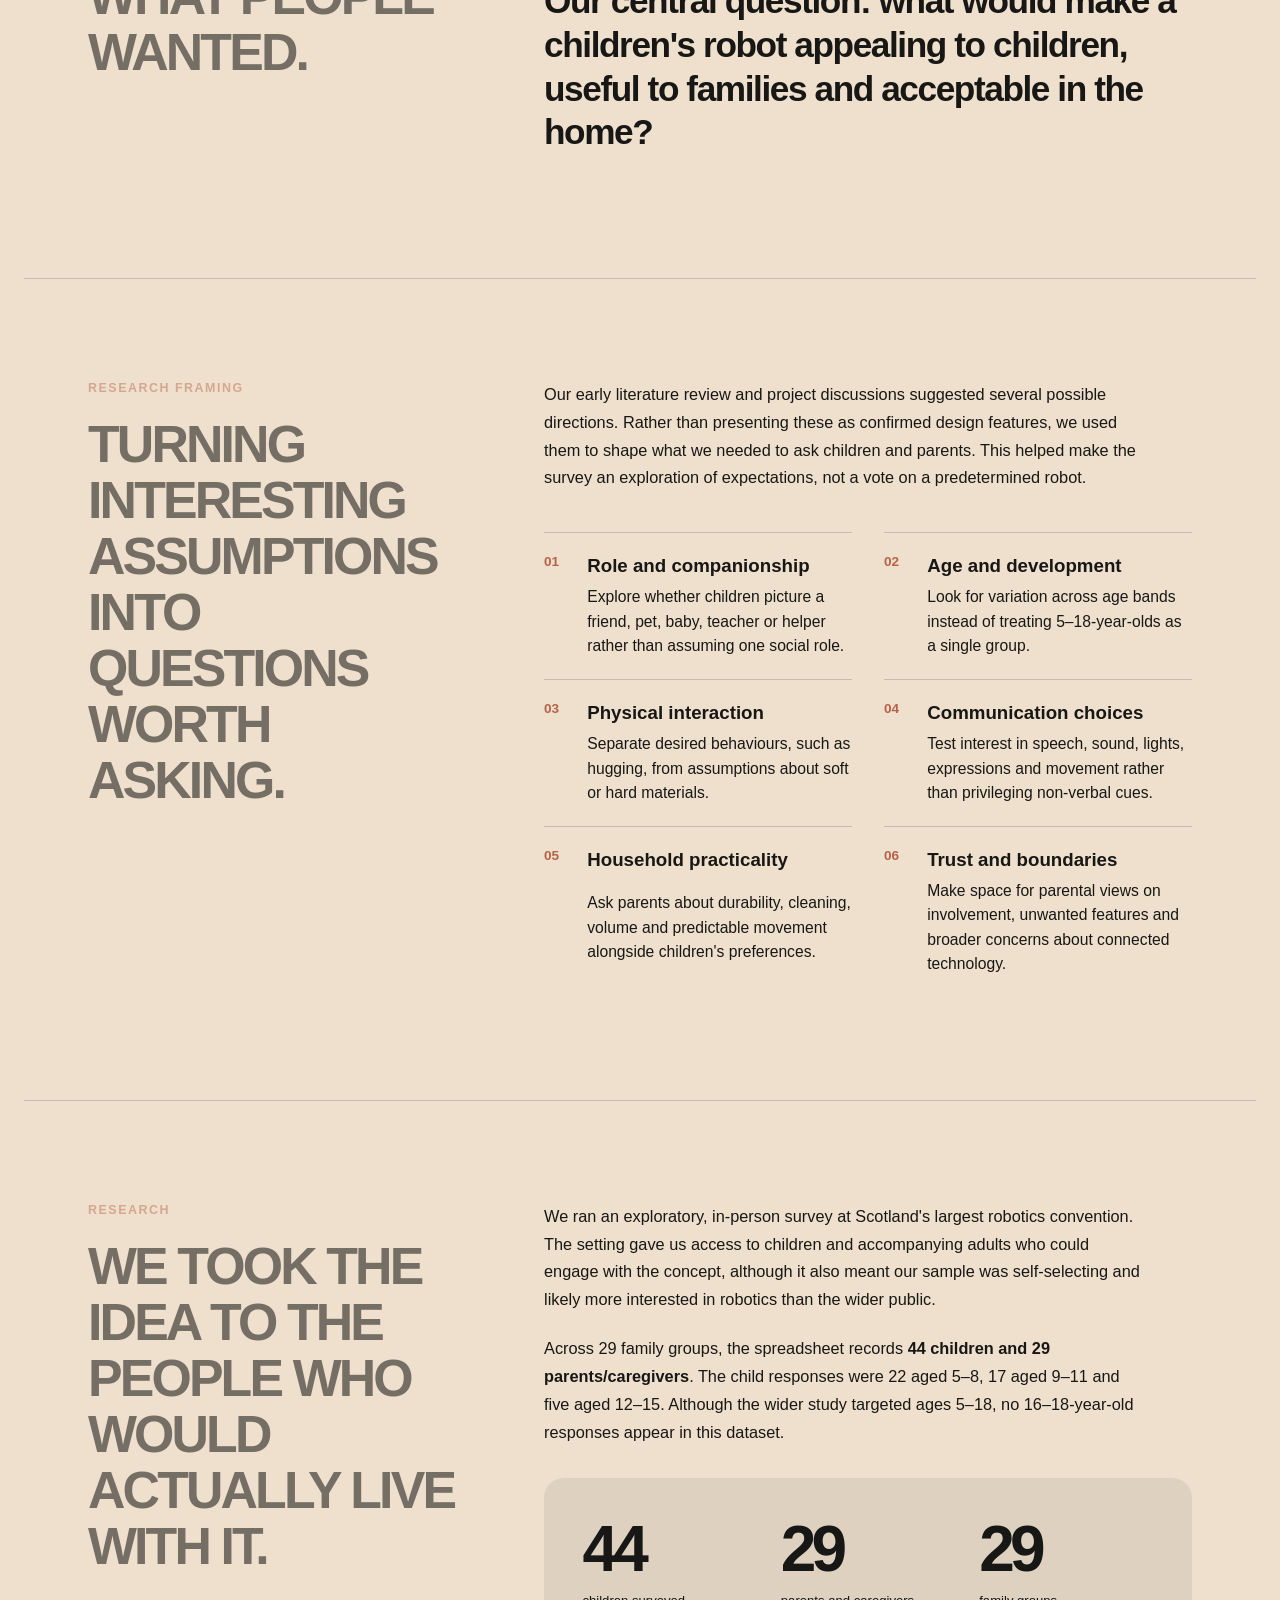
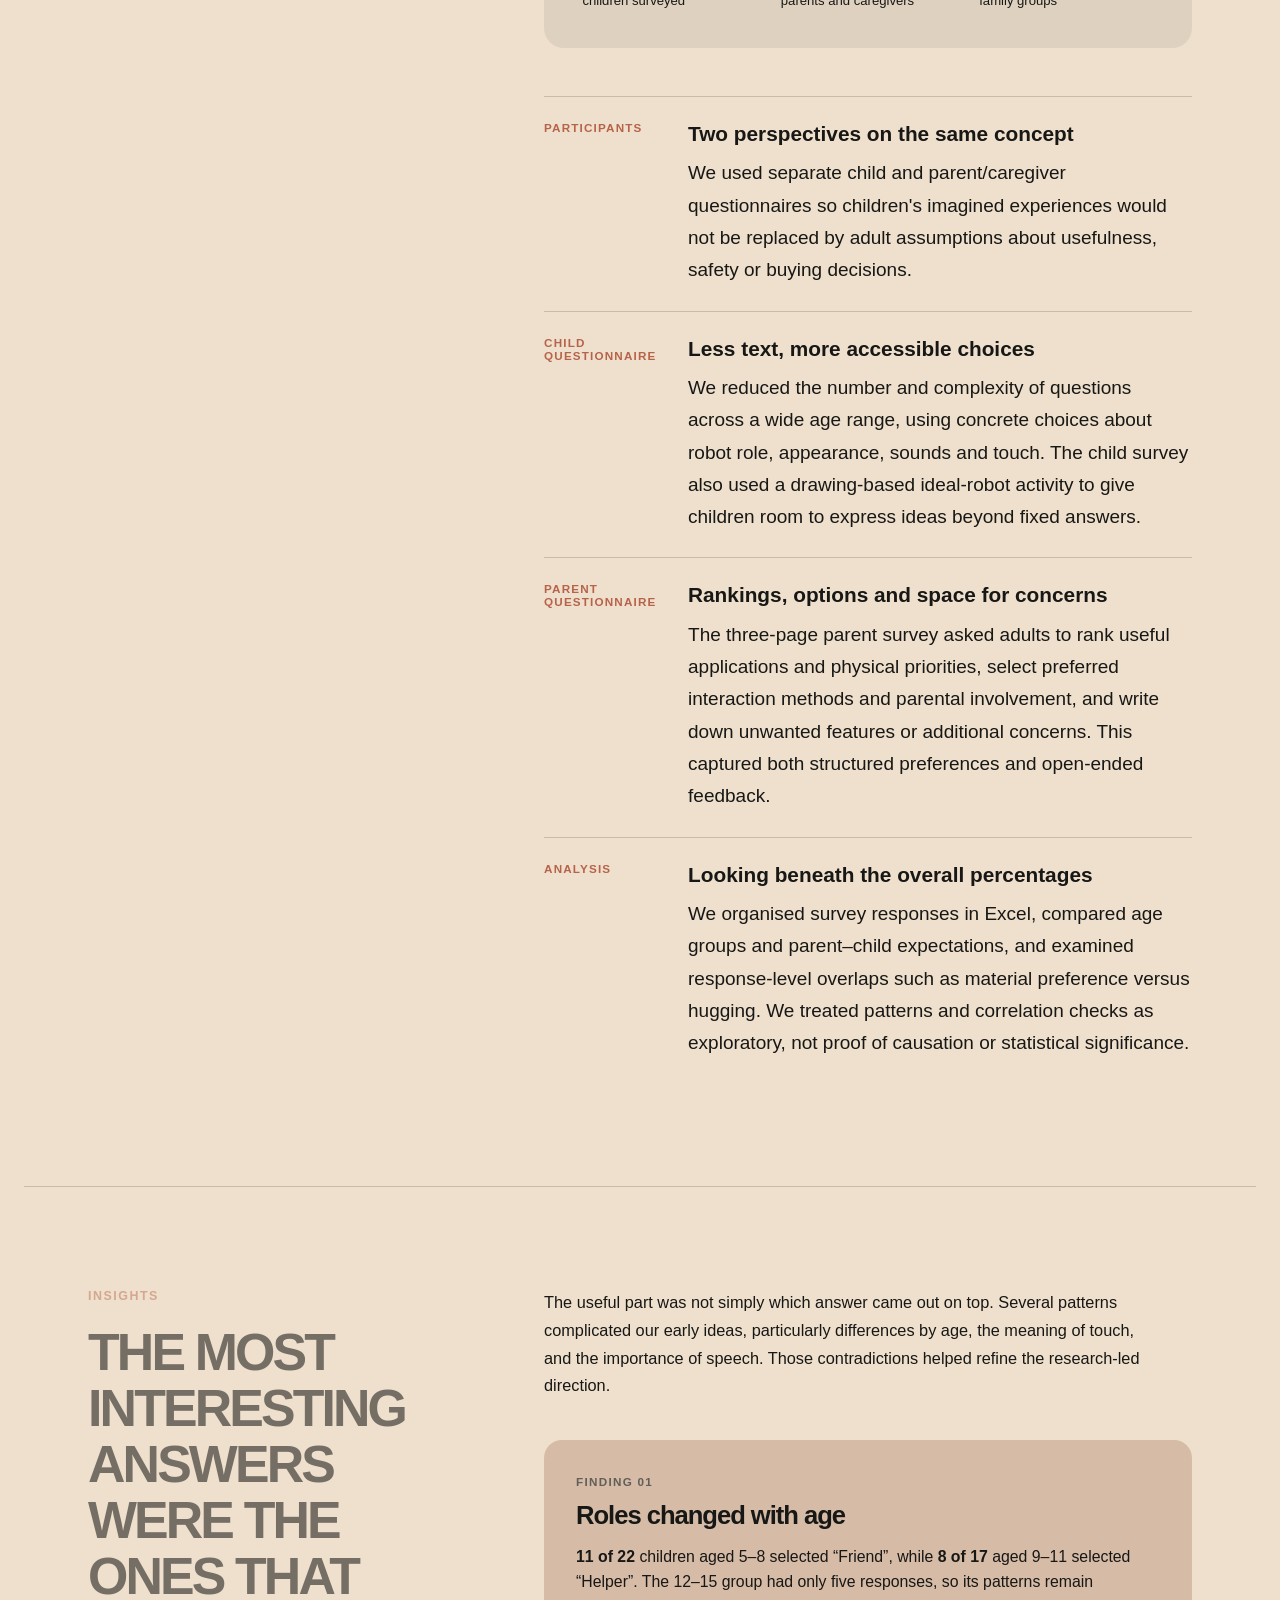
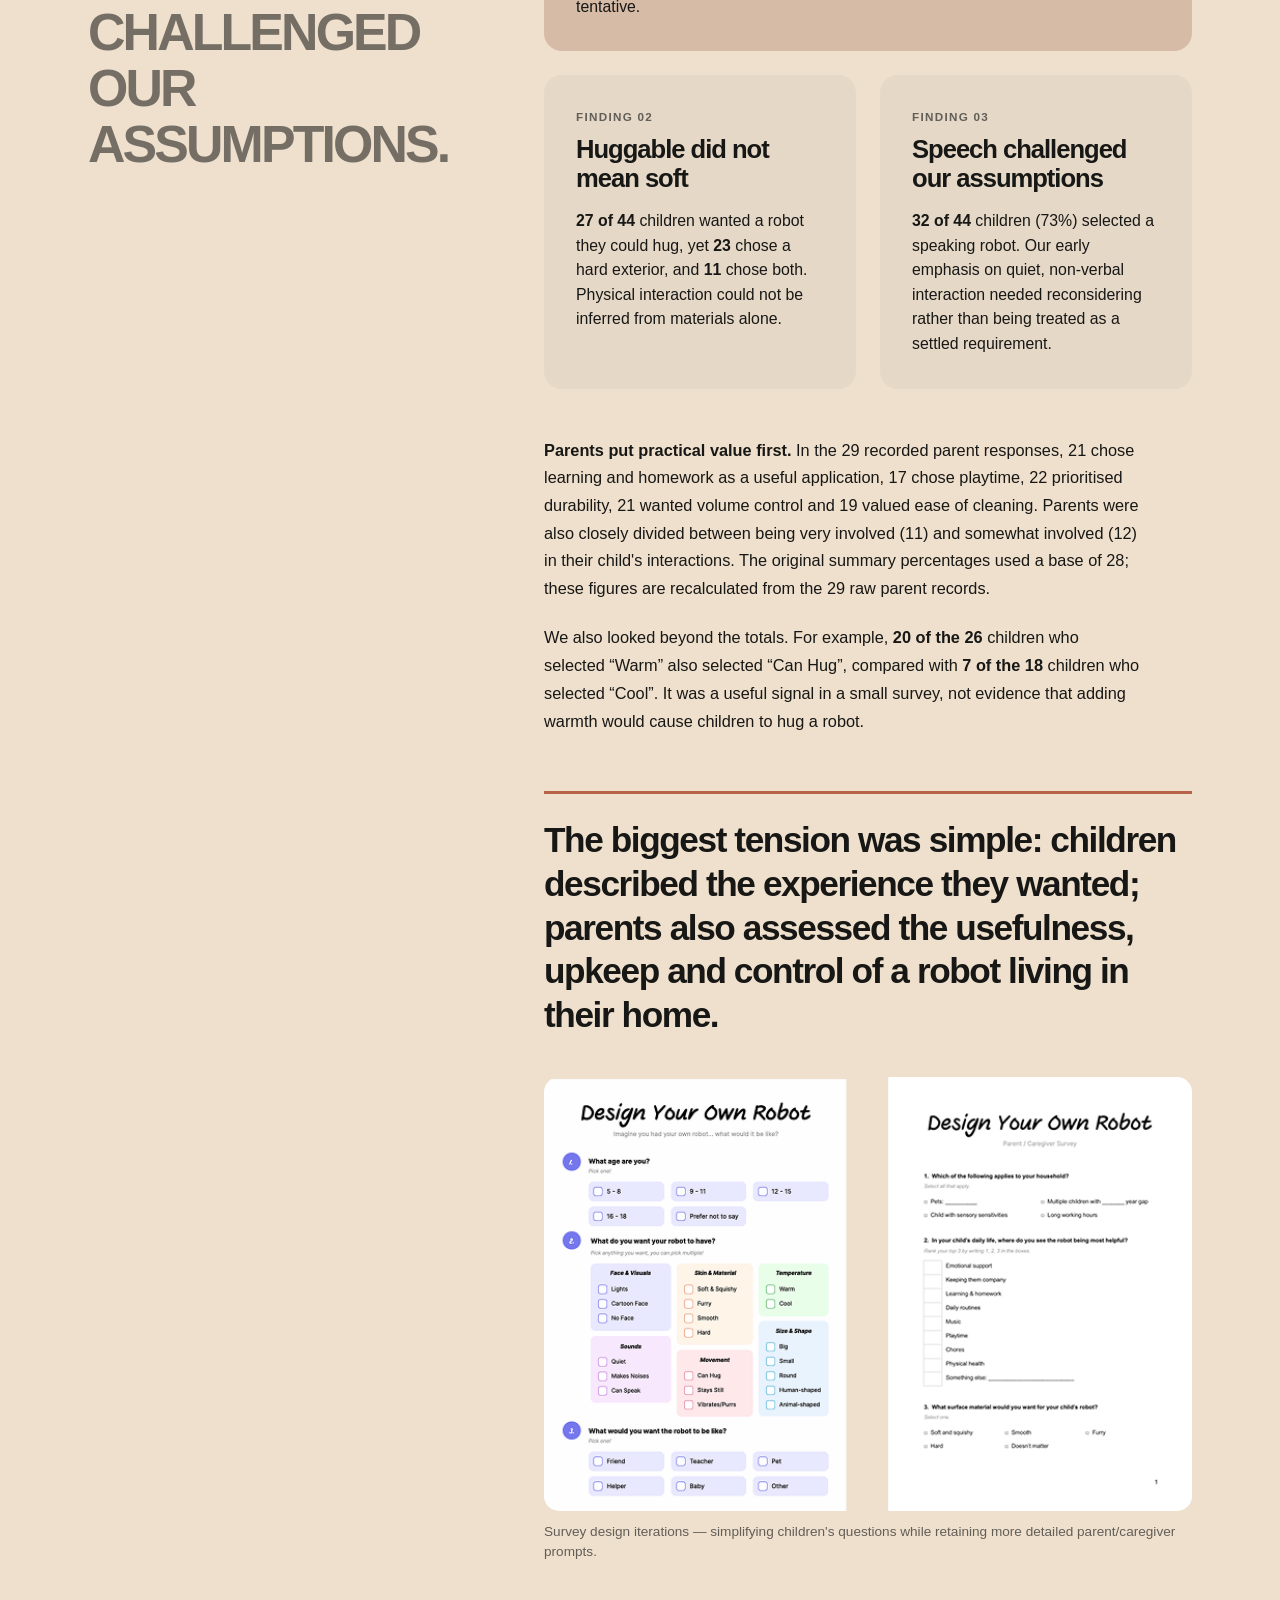
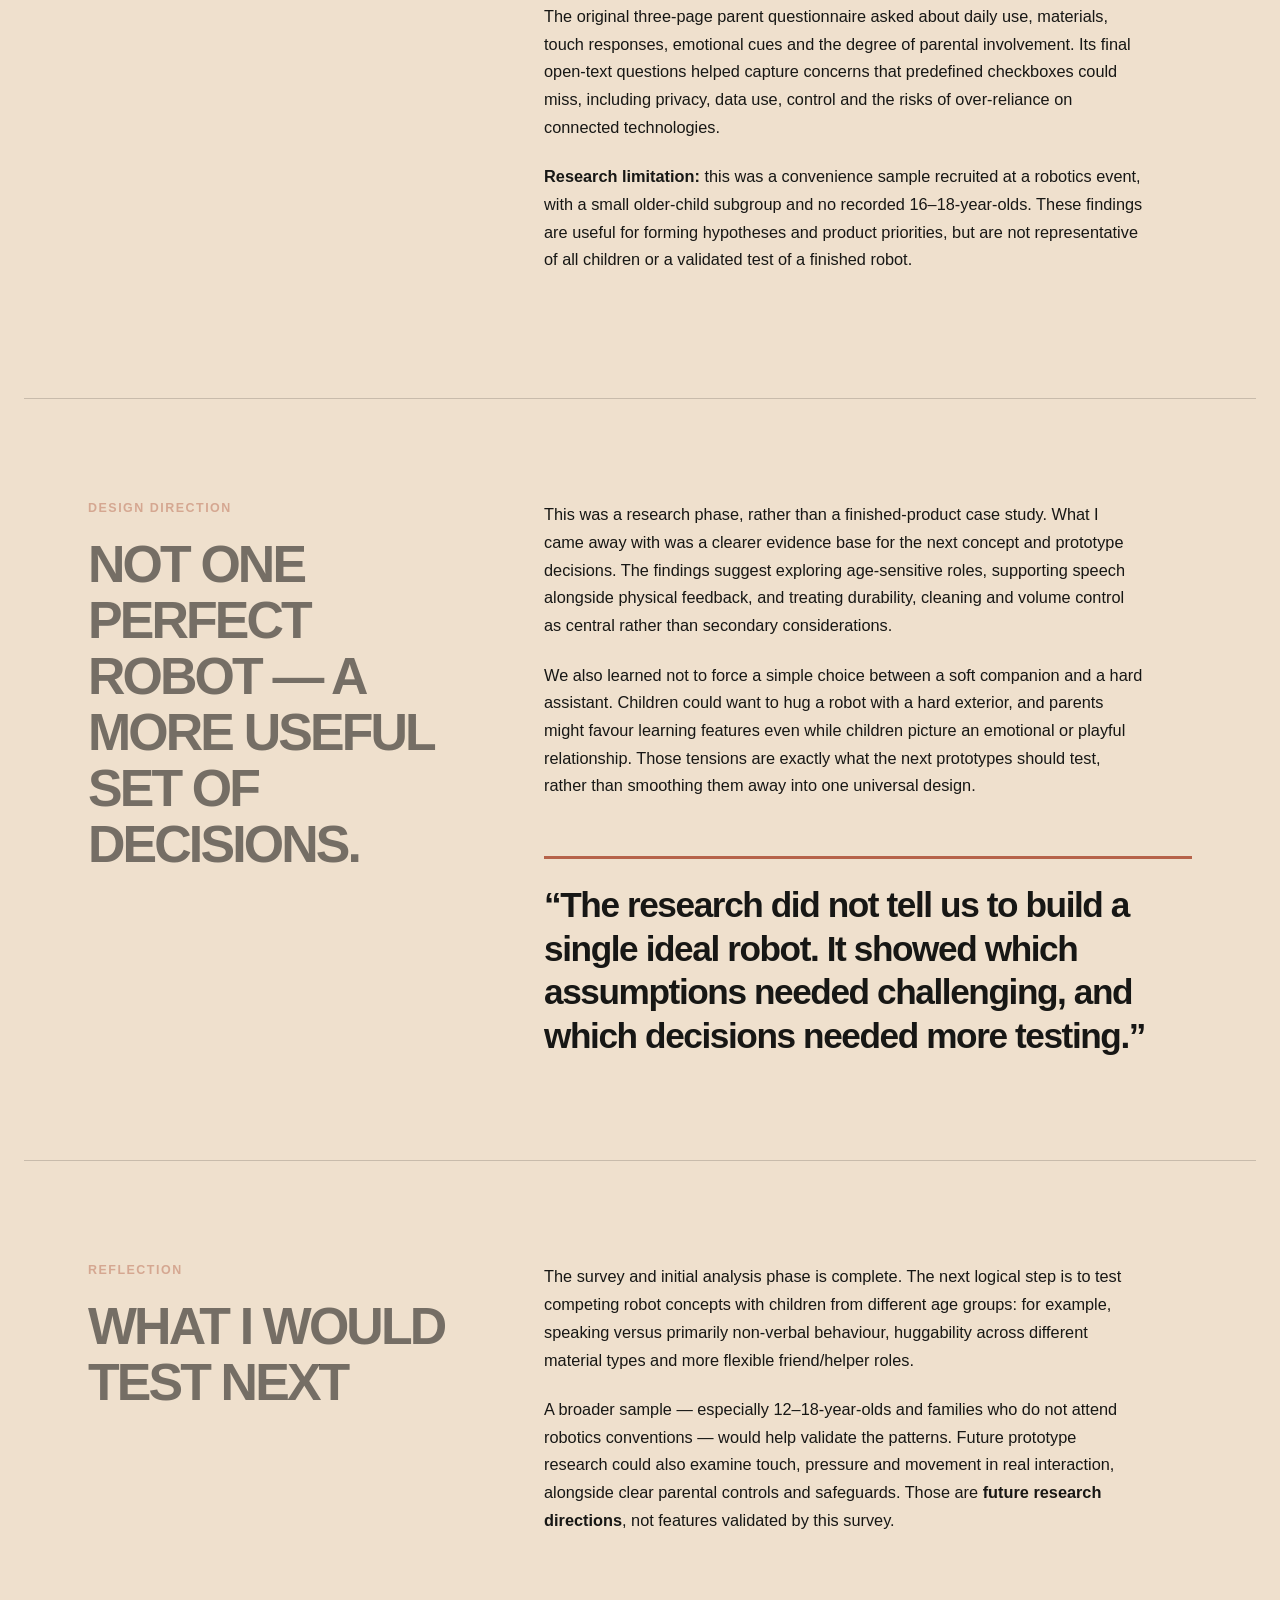
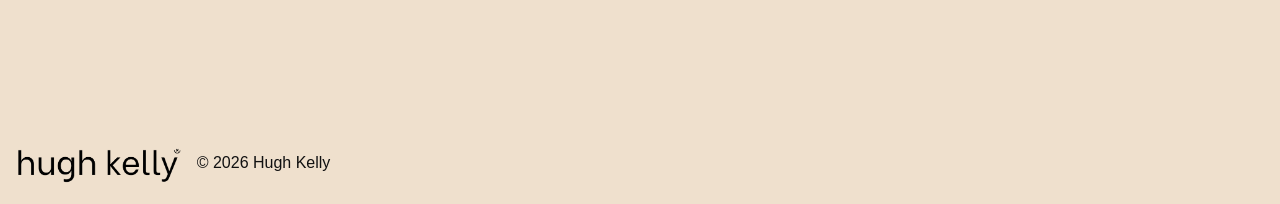
<file: case-study-two.html>
<!DOCTYPE html>
<html lang="en">
<head>
<meta charset="utf-8"/>
<meta content="width=device-width, initial-scale=1.0" name="viewport"/>
<link href="css/styles.css" rel="stylesheet"/>
<link href="images/tablogo.png" rel="icon" sizes="32x32" type="image/png"/>
<link href="images/tablogo.png" rel="icon" sizes="16x16" type="image/png"/>
<title>Children's Robot | UX Research Case Study | Hugh Kelly</title><meta content="A UX research case study exploring what children and their parents want from a companion robot, based on 44 child and 29 parent/caregiver responses." name="description"/>
<style>    .skip-link { position:fixed; z-index:3000; top:.75rem; left:.75rem; transform:translateY(-180%); padding:.7rem 1rem; background:#111; color:#fff; }
    .skip-link:focus { transform:none; }
    .scroll-progress { position:fixed; top:0; left:0; height:3px; width:0; background:var(--terracotta, #b85f45); z-index:2000; }

.scroll-progress { position:fixed; top:0; left:0; width:0; height:3px; background:var(--terracotta,#b6634a); z-index:3000; }
.back-to-top {position:fixed;right:1rem;bottom:3.6rem;border:1px solid #aaa;background:#efe0cd;color:#111;border-radius:999px;padding:.75rem 1rem;font-weight:700;cursor:pointer;opacity:0;pointer-events:none;z-index:1000;transition:opacity .2s;}
.back-to-top.visible {opacity:1;pointer-events:auto;}
:where(a,button):focus-visible {outline:3px solid #b6634a;outline-offset:4px;}

/* CHILDREN'S ROBOT — page-specific editorial layout. Scoped to avoid CSS collisions. */
:root { --robot-ink:#171715; --robot-muted:#625e58; --robot-rule:rgba(24,23,20,.18); --robot-paper:#f3eadf; --robot-accent:var(--terracotta,#b6634a); }
.robot-case { color:var(--robot-ink); overflow:clip; }
.robot-case *, .robot-case *::before, .robot-case *::after { box-sizing:border-box; }
.robot-case p { line-height:1.7; }
.robot-case .robot-hero { max-width:1440px; margin:0 auto; padding:clamp(5rem,10vw,10rem) clamp(1.25rem,5vw,5rem) clamp(3rem,6vw,6rem); display:grid; grid-template-columns:minmax(0,1fr) minmax(280px,.88fr); gap:clamp(2rem,5vw,6rem); align-items:start; }
.robot-case .robot-hero .case-hero-copy { min-width:0; padding-top:clamp(0rem,3vw,2rem); }
.robot-case .robot-hero .case-kicker { text-transform:uppercase; font-size:clamp(.73rem,.9vw,.88rem); letter-spacing:.14em; font-weight:800; margin:0 0 1.4rem; }
.robot-case .robot-hero h1 { font-size:clamp(3.8rem,8.8vw,9rem); letter-spacing:-.075em; line-height:.94; margin:.7rem 0 2rem; max-width:12ch; }
.robot-case .robot-hero .case-intro { font-size:clamp(1.22rem,2vw,1.85rem); line-height:1.38; max-width:29ch; letter-spacing:-.025em; }
.robot-case .robot-hero .case-media { margin:0; min-width:0; }
.robot-case .robot-hero .case-media img { width:100%; height:clamp(360px,51vw,690px); object-fit:cover; border-radius:clamp(12px,2vw,24px); box-shadow:0 25px 70px rgba(0,0,0,.12); }
.robot-case figure { margin:0; }
.robot-case figcaption { font-size:.85rem; line-height:1.5; margin-top:.7rem; color:var(--robot-muted); }
.robot-case .robot-facts { grid-column:1/-1; display:grid; grid-template-columns:repeat(4,minmax(0,1fr)); gap:1.1rem; padding:1.7rem 0 0; margin:0; border-top:1px solid var(--robot-rule); }
.robot-case .robot-fact { min-width:0; }
.robot-case .robot-fact dt { text-transform:uppercase; font-weight:800; letter-spacing:.09em; font-size:.72rem; margin-bottom:.65rem; color:var(--robot-muted); }
.robot-case .robot-fact dd { margin:0; font-size:clamp(.95rem,1.15vw,1.1rem); line-height:1.4; font-weight:650; }
.robot-case .case-section { padding:clamp(4.5rem,8vw,8rem) clamp(1.25rem,5vw,5rem); border-top:1px solid var(--robot-rule); }
.robot-case .section-split { display:grid; grid-template-columns:minmax(180px,.82fr) minmax(0,1.45fr); column-gap:clamp(2.5rem,7vw,9rem); max-width:1440px; margin-inline:auto; align-items:start; }
.robot-case .section-label { min-width:0; }
.robot-case .section-label span { display:block; text-transform:uppercase; font-size:.78rem; letter-spacing:.12em; font-weight:800; color:var(--robot-accent); margin-bottom:1.3rem; }
.robot-case .section-label h2 { font-size:clamp(2.25rem,4.05vw,4.6rem); line-height:1.08; letter-spacing:-.055em; margin:0; max-width:17ch; }
.robot-case .section-content { min-width:0; }
.robot-case .section-content > p:first-child { margin-top:0; }
.robot-case .section-content > p { max-width:66ch; margin-bottom:1.35rem; font-size:clamp(1.02rem,1.24vw,1.2rem); }
.robot-case .section-content strong { font-weight:800; }
.robot-case .robot-gallery { display:grid; grid-template-columns:repeat(2,minmax(0,1fr)); gap:1.3rem; margin-top:2.5rem; }
.robot-case .robot-gallery img { width:100%; display:block; aspect-ratio:5/4; object-fit:cover; border-radius:16px; }
.robot-case .robot-question-grid { display:grid; grid-template-columns:repeat(3,minmax(0,1fr)); gap:1.5rem; margin:2.5rem 0 0; }
.robot-case .robot-insight { border-top:2px solid var(--robot-accent); padding:1rem 0 0; }
.robot-case .robot-insight span, .robot-case .robot-finding span { text-transform:uppercase; letter-spacing:.11em; font-size:.73rem; font-weight:800; color:var(--robot-muted); }
.robot-case .robot-insight h3 { font-size:clamp(1.2rem,1.6vw,1.65rem); line-height:1.18; margin:.6rem 0; }
.robot-case .robot-insight p { font-size:.97rem; line-height:1.55; }
.robot-case .pullout { margin:3.5rem 0 0; padding:1.5rem 0 0; border-top:3px solid var(--robot-accent); font-size:clamp(1.6rem,2.75vw,2.7rem)!important; line-height:1.24!important; letter-spacing:-.04em!important; font-weight:700; }
.robot-case .robot-principles { display:grid; grid-template-columns:repeat(2,minmax(0,1fr)); gap:0 2rem; margin-top:2.5rem; }
.robot-case .robot-principle { display:grid; grid-template-columns:2rem 1fr; column-gap:.7rem; padding:1.3rem 0; border-top:1px solid var(--robot-rule); background:transparent; border-radius:0; }
.robot-case .robot-index { grid-row:span 2; color:var(--robot-accent); font-weight:800; font-size:.85rem; }
.robot-case .robot-principle h3 { font-size:1.17rem; margin:0 0 .5rem; line-height:1.25; }
.robot-case .robot-principle p { font-size:.98rem; margin:0; line-height:1.55; }
.robot-case .robot-data-band { display:grid; grid-template-columns:repeat(3,minmax(0,1fr)); gap:1.5rem; background:#ded1bf; border-radius:20px; padding:clamp(1.4rem,3vw,2.6rem); margin:2rem 0 3rem; }
.robot-case .robot-data-item strong { display:block; font-size:clamp(2.7rem,5vw,5rem); line-height:1; letter-spacing:-.075em; }
.robot-case .robot-data-item span { display:block; font-size:.82rem; line-height:1.35; margin-top:.7rem; }
.robot-case .method-list { margin-top:2rem; }
.robot-case .method-item { display:grid; grid-template-columns:7.5rem minmax(0,1fr); gap:.4rem 1.5rem; border-top:1px solid var(--robot-rule); padding:1.5rem 0; }
.robot-case .method-item > span { grid-row:span 2; font-size:.73rem; letter-spacing:.1em; color:var(--robot-accent); text-transform:uppercase; font-weight:800; }
.robot-case .method-item h3 { margin:0; font-size:1.3rem; line-height:1.25; }
.robot-case .method-item p { margin:.25rem 0 0; }
.robot-case .robot-findings { display:grid; grid-template-columns:repeat(2,minmax(0,1fr)); gap:1.5rem; margin:2.5rem 0 3rem; }
.robot-case .robot-finding { background:#e5d8c7; border:none; border-radius:18px; padding:clamp(1.3rem,2.5vw,2.2rem); }
.robot-case .robot-finding:first-child { grid-column:1/-1; background:#d6bba7; }
.robot-case .robot-finding h3 { font-size:clamp(1.45rem,2vw,2.2rem); letter-spacing:-.04em; line-height:1.13; margin:.65rem 0 1rem; }
.robot-case .robot-finding p { font-size:clamp(.99rem,1.15vw,1.15rem); line-height:1.55; margin:0; }
.robot-case .case-media { margin:2.5rem 0; }
.robot-case .case-media img { max-width:100%; width:100%; height:auto; display:block; border-radius:15px; }
.robot-case .robot-reflection { padding:clamp(4.5rem,8vw,8rem) clamp(1.25rem,5vw,5rem); margin:0 auto; max-width:1440px; border-top:1px solid var(--robot-rule); }
.robot-case .robot-reflection .robot-eyebrow { text-transform:uppercase; color:var(--robot-accent); font-size:.75rem; font-weight:800; letter-spacing:.12em; }
.robot-case .robot-reflection h2 { font-size:clamp(2.7rem,6vw,6rem); line-height:1.06; letter-spacing:-.065em; max-width:16ch; margin:1.5rem 0 2.5rem; }
.robot-case .robot-reflection > p:not(.robot-eyebrow) { font-size:clamp(1.05rem,1.4vw,1.25rem); max-width:67ch; line-height:1.7; }
.js-reveal { opacity:1; transform:none; }
.js-enabled .js-reveal { opacity:0; transform:translateY(18px); transition:opacity .6s ease,transform .6s ease; }
.js-enabled .js-reveal.visible { opacity:1; transform:none; }
@media(max-width:1050px) { .robot-case .robot-question-grid {grid-template-columns:1fr;} .robot-case .robot-facts {grid-template-columns:repeat(2,minmax(0,1fr));} }
@media(max-width:800px) { .robot-case .robot-hero {grid-template-columns:1fr;padding-top:5rem;} .robot-case .robot-hero h1 {max-width:none;} .robot-case .robot-hero .case-intro {max-width:46ch;} .robot-case .robot-hero .case-media img {height:auto;max-height:590px;} .robot-case .section-split {grid-template-columns:1fr;gap:1.5rem;} .robot-case .section-label h2 {max-width:22ch;} }
@media(max-width:580px) { .robot-case .robot-facts,.robot-case .robot-gallery,.robot-case .robot-principles,.robot-case .robot-findings {grid-template-columns:1fr;} .robot-case .robot-finding:first-child {grid-column:auto;} .robot-case .robot-data-band {gap:1rem;} .robot-case .robot-data-item strong {font-size:2.5rem;} .robot-case .robot-data-item span {font-size:.7rem;} .robot-case .method-item {grid-template-columns:1fr;gap:.45rem;} .robot-case .method-item > span {grid-row:auto;} }
@media(prefers-reduced-motion:reduce) { .js-enabled .js-reveal {opacity:1;transform:none;transition:none;} }
</style>
</head>
<body><a class="skip-link" href="#main-content">Skip to main content</a>
<div class="scroll-progress" id="scrollProgress"></div>
<header class="site-header">
<nav aria-label="Primary" class="nav">
<a class="logo" href="index.html">
<img alt="HK logo" src="images/logo.png"/>
</a>
<div class="nav-links">
<a href="index.html">Home</a>
<a href="index.html?page=work">Work</a>
<a href="index.html?page=about">About</a>
<a href="index.html?page=contact">Contact</a>
</div>
</nav>
</header>
<main class="case-study robot-case" id="main-content">
<section class="robot-hero js-reveal">
<div class="case-hero-copy">
<p class="case-kicker">Human–Robot Interaction / UX Research</p>
<h1>Children's Robot.</h1>
<p class="case-intro">What should a robot for children actually be? Before anyone could settle on a friend, a helper or a clever gadget, I wanted to hear from the children who might use one, and the parents who would have to live with it.</p>
</div>
<figure class="case-media">
<img alt="Children's robot concept on display at Edinburgh Napier University" decoding="async" fetchpriority="high" src="images/macytherobot.jpeg"/>
<figcaption>Early children’s robot concept. This case study explores the research behind the idea, not a finished product.</figcaption>
</figure>
<dl aria-label="Project facts" class="robot-facts">
<div class="robot-fact">
<dt>Project Type</dt>
<dd>Exploratory human–robot interaction research</dd>
</div>
<div class="robot-fact">
<dt>Audience</dt>
<dd>Children aged 5–18 and their parents/caregivers</dd>
</div>
<div class="robot-fact">
<dt>Study</dt>
<dd>44 child responses · 29 parent/caregiver responses</dd>
</div>
<div class="robot-fact">
<dt>My Role</dt>
<dd>Research planning, questionnaire design, fieldwork and data synthesis</dd>
</div>
</dl></section>
<section class="case-section section-split js-reveal">
<div class="section-label">
<span>Overview</span>
<h2>The robot was an idea. The research needed to give it a direction.</h2>
</div>
<div class="section-content">
<p>
        The starting point was a companion robot for everyday childhood: something that might encourage play, offer a physical form of interaction and fit into family life alongside, rather than in place of, other people and activities. We were interested in how children might relate to a robot that could move, respond and communicate.
      </p>
<p>
        But the role of that robot was not settled. Would children imagine a pet, friend or helper? Would parents value the same things? Before narrowing its design, we needed evidence from the people who might actually use it and decide whether it belonged at home.
      </p>
<p>
        The intended audience was <strong>children generally</strong>, not a therapeutic or specialist intervention for children with learning difficulties. We considered a broad 5–18 age range, while recognising that children's needs and expectations can differ substantially across those years.
      </p>
<div aria-label="Robotics research references" class="robot-gallery">

<figure>
<img alt="Related robotics exhibit used as a research reference" decoding="async" loading="lazy" src="images/therapyrobot.jpeg"/>
<figcaption>Related social robotics reference</figcaption>
</figure>
<figure>
<img alt="Robot shown at an exhibition as an interaction reference" decoding="async" loading="lazy" src="images/euclidrobot.jpeg"/>
<figcaption>Human–robot interaction reference</figcaption>
</figure>
</div>
</div>
</section>
<section class="case-section section-split js-reveal">
<div class="section-label">
<span>Problem</span>
<h2>A child might want a friend. A parent might want a helper.</h2>
</div>
<div class="section-content">
<p>
        A children's robot would need to appeal to its primary users while also being acceptable to the adults responsible for it. Early discussions raised questions about physical form, companionship, communication and everyday practicality. The challenge was to explore those questions without quietly turning our first ideas into requirements.
      </p>
<div class="robot-question-grid">
<article class="robot-insight"><span>Question 01</span>
<h3>What children imagine</h3>
<p>Would a robot feel more like a friend, a pet, a playful character or a useful helper, and would that change with age?</p>
</article>
<article class="robot-insight"><span>Question 02</span>
<h3>What parents need</h3>
<p>How much should the robot help with learning or routines, and what would make it practical and manageable at home?</p>
</article>
<article class="robot-insight"><span>Question 03</span>
<h3>How it should respond</h3>
<p>Should interaction rely on touch and movement, speech and sound, or a combination chosen by children themselves?</p>
</article>
</div>
</div>
</section>
<section class="case-section section-split js-reveal">
<div class="section-label">
<span>Research question</span>
<h2>Before deciding what it could do, I needed to find out what people wanted.</h2>
</div>
<div class="section-content">
<p>
        The wider concept explored physical interaction and the possibility of understanding emotional cues through touch, pressure and movement. That was an interesting research direction, but it did not tell us which interactions people would want. My contribution centred on asking those questions first and translating participants' preferences into a clearer brief for further work.
      </p>
<p>
        We explored the role children wanted the robot to play; its appearance, materials and tactile qualities; how it should communicate and react; and the practical features and boundaries parents considered important. We also wanted to see where child and adult views aligned, and where broad averages concealed different expectations.
      </p>
<p class="pullout">
          Our central question: what would make a children's robot appealing to children, useful to families and acceptable in the home?
        </p>
</div>
</section>
<section class="case-section section-split js-reveal">
<div class="section-label">
<span>Research framing</span>
<h2>Turning interesting assumptions into questions worth asking.</h2>
</div>
<div class="section-content">
<p>
        Our early literature review and project discussions suggested several possible directions. Rather than presenting these as confirmed design features, we used them to shape what we needed to ask children and parents. This helped make the survey an exploration of expectations, not a vote on a predetermined robot.
      </p>
<div class="robot-principles">
<article class="robot-principle"><span class="robot-index">01</span>
<h3>Role and companionship</h3>
<p>Explore whether children picture a friend, pet, baby, teacher or helper rather than assuming one social role.</p>
</article>
<article class="robot-principle"><span class="robot-index">02</span>
<h3>Age and development</h3>
<p>Look for variation across age bands instead of treating 5–18-year-olds as a single group.</p>
</article>
<article class="robot-principle"><span class="robot-index">03</span>
<h3>Physical interaction</h3>
<p>Separate desired behaviours, such as hugging, from assumptions about soft or hard materials.</p>
</article>
<article class="robot-principle"><span class="robot-index">04</span>
<h3>Communication choices</h3>
<p>Test interest in speech, sound, lights, expressions and movement rather than privileging non-verbal cues.</p>
</article>
<article class="robot-principle"><span class="robot-index">05</span>
<h3>Household practicality</h3>
<p>Ask parents about durability, cleaning, volume and predictable movement alongside children's preferences.</p>
</article>
<article class="robot-principle"><span class="robot-index">06</span>
<h3>Trust and boundaries</h3>
<p>Make space for parental views on involvement, unwanted features and broader concerns about connected technology.</p>
</article>
</div>
</div>
</section>
<section class="case-section section-split js-reveal">
<div class="section-label">
<span>Research</span>
<h2>We took the idea to the people who would actually live with it.</h2>
</div>
<div class="section-content">
<p>
        We ran an exploratory, in-person survey at Scotland's largest robotics convention. The setting gave us access to children and accompanying adults who could engage with the concept, although it also meant our sample was self-selecting and likely more interested in robotics than the wider public.
      </p>
<p>
        Across 29 family groups, the spreadsheet records <strong>44 children and 29 parents/caregivers</strong>. The child responses were 22 aged 5–8, 17 aged 9–11 and five aged 12–15. Although the wider study targeted ages 5–18, no 16–18-year-old responses appear in this dataset.
      </p>
<div aria-label="Survey participants" class="robot-data-band"><div class="robot-data-item"><strong>44</strong><span>children surveyed</span></div><div class="robot-data-item"><strong>29</strong><span>parents and caregivers</span></div><div class="robot-data-item"><strong>29</strong><span>family groups</span></div></div><div class="method-list">
<article class="method-item">
<span>Participants</span>
<h3>Two perspectives on the same concept</h3>
<p>We used separate child and parent/caregiver questionnaires so children's imagined experiences would not be replaced by adult assumptions about usefulness, safety or buying decisions.</p>
</article>
<article class="method-item">
<span>Child Questionnaire</span>
<h3>Less text, more accessible choices</h3>
<p>We reduced the number and complexity of questions across a wide age range, using concrete choices about robot role, appearance, sounds and touch. The child survey also used a drawing-based ideal-robot activity to give children room to express ideas beyond fixed answers.</p>
</article>
<article class="method-item">
<span>Parent Questionnaire</span>
<h3>Rankings, options and space for concerns</h3>
<p>The three-page parent survey asked adults to rank useful applications and physical priorities, select preferred interaction methods and parental involvement, and write down unwanted features or additional concerns. This captured both structured preferences and open-ended feedback.</p>
</article>
<article class="method-item">
<span>Analysis</span>
<h3>Looking beneath the overall percentages</h3>
<p>We organised survey responses in Excel, compared age groups and parent–child expectations, and examined response-level overlaps such as material preference versus hugging. We treated patterns and correlation checks as exploratory, not proof of causation or statistical significance.</p>
</article>
</div>
</div>
</section>
<section class="case-section section-split js-reveal">
<div class="section-label">
<span>Insights</span>
<h2>The most interesting answers were the ones that challenged our assumptions.</h2>
</div>
<div class="section-content">
<p>
        The useful part was not simply which answer came out on top. Several patterns complicated our early ideas, particularly differences by age, the meaning of touch, and the importance of speech. Those contradictions helped refine the research-led direction.
      </p>
<div class="robot-findings">
<article class="robot-finding"><span>Finding 01</span>
<h3>Roles changed with age</h3>
<p><strong>11 of 22</strong> children aged 5–8 selected “Friend”, while <strong>8 of 17</strong> aged 9–11 selected “Helper”. The 12–15 group had only five responses, so its patterns remain tentative.</p>
</article>
<article class="robot-finding"><span>Finding 02</span>
<h3>Huggable did not mean soft</h3>
<p><strong>27 of 44</strong> children wanted a robot they could hug, yet <strong>23</strong> chose a hard exterior, and <strong>11</strong> chose both. Physical interaction could not be inferred from materials alone.</p>
</article>
<article class="robot-finding"><span>Finding 03</span>
<h3>Speech challenged our assumptions</h3>
<p><strong>32 of 44</strong> children (73%) selected a speaking robot. Our early emphasis on quiet, non-verbal interaction needed reconsidering rather than being treated as a settled requirement.</p>
</article>
</div>
<p>
<strong>Parents put practical value first.</strong> In the 29 recorded parent responses, 21 chose learning and homework as a useful application, 17 chose playtime, 22 prioritised durability, 21 wanted volume control and 19 valued ease of cleaning. Parents were also closely divided between being very involved (11) and somewhat involved (12) in their child's interactions. The original summary percentages used a base of 28; these figures are recalculated from the 29 raw parent records.
      </p>
<p>
        We also looked beyond the totals. For example, <strong>20 of the 26</strong> children who selected “Warm” also selected “Can Hug”, compared with <strong>7 of the 18</strong> children who selected “Cool”. It was a useful signal in a small survey, not evidence that adding warmth would cause children to hug a robot.
      </p>
<p class="pullout">
        The biggest tension was simple: children described the experience they wanted; parents also assessed the usefulness, upkeep and control of a robot living in their home.
      </p>
<div class="survey-media">
<figure class="case-media">
<img alt="Early child and parent survey layouts developed during the research process" decoding="async" loading="lazy" src="images/surveys.png"/>
<figcaption>Survey design iterations — simplifying children's questions while retaining more detailed parent/caregiver prompts.</figcaption>
</figure>
</div>
<p>
        The original three-page parent questionnaire asked about daily use, materials, touch responses, emotional cues and the degree of parental involvement. Its final open-text questions helped capture concerns that predefined checkboxes could miss, including privacy, data use, control and the risks of over-reliance on connected technologies.
      </p>
<p>
<strong>Research limitation:</strong> this was a convenience sample recruited at a robotics event, with a small older-child subgroup and no recorded 16–18-year-olds. These findings are useful for forming hypotheses and product priorities, but are not representative of all children or a validated test of a finished robot.
      </p>
</div>
</section>
<section class="case-section section-split js-reveal">
<div class="section-label">
<span>Design direction</span>
<h2>Not one perfect robot — a more useful set of decisions.</h2>
</div>
<div class="section-content">
<p>
        This was a research phase, rather than a finished-product case study. What I came away with was a clearer evidence base for the next concept and prototype decisions. The findings suggest exploring age-sensitive roles, supporting speech alongside physical feedback, and treating durability, cleaning and volume control as central rather than secondary considerations.
      </p>
<p>
        We also learned not to force a simple choice between a soft companion and a hard assistant. Children could want to hug a robot with a hard exterior, and parents might favour learning features even while children picture an emotional or playful relationship. Those tensions are exactly what the next prototypes should test, rather than smoothing them away into one universal design.
      </p>
<div class="pullout">
        “The research did not tell us to build a single ideal robot. It showed which assumptions needed challenging, and which decisions needed more testing.”
      </div>
</div>
</section>
<section class="case-section section-split js-reveal">
<div class="section-label"><span>Reflection</span><h2>What I would test next</h2></div><div class="section-content"><p>
      The survey and initial analysis phase is complete. The next logical step is to test competing robot concepts with children from different age groups: for example, speaking versus primarily non-verbal behaviour, huggability across different material types and more flexible friend/helper roles.
    </p><p>
      A broader sample — especially 12–18-year-olds and families who do not attend robotics conventions — would help validate the patterns. Future prototype research could also examine touch, pressure and movement in real interaction, alongside clear parental controls and safeguards. Those are <strong>future research directions</strong>, not features validated by this survey.
    </p></div></section>
</main>
<button aria-label="Back to top" class="back-to-top" id="backToTop" type="button">Top ↑</button>
<footer class="site-footer">
<img alt="Hugh Kelly" src="images/footer-logo.png"/>
<p>© 2026 Hugh Kelly</p>
</footer>
<a aria-label="Hugh Kelly on LinkedIn (opens in a new tab)" class="linkedin-fixed" href="https://www.linkedin.com/in/hugh-kelly-a348a1112/" rel="noopener noreferrer" target="_blank">
<svg aria-hidden="true" focusable="false" height="18" viewbox="0 0 24 24" width="18">
<path d="M4.98 3.5C4.98 4.88 3.87 6 2.49 6 1.11 6 0 4.88 0 3.5 0 2.12 1.11 1 2.49 1 3.87 1 4.98 2.12 4.98 3.5zM.22 8.22h4.54V24H.22zM7.98 8.22h4.35v2.16h.06c.61-1.16 2.1-2.39 4.33-2.39 4.63 0 5.49 3.05 5.49 7.01V24h-4.54v-7.74c0-1.85-.03-4.23-2.58-4.23-2.58 0-2.97 2.01-2.97 4.1V24H7.98z"></path>
</svg>
</a>

<script>
(() => {
  const progress = document.getElementById('scrollProgress');
  const topButton = document.getElementById('backToTop');
  const reduceMotion = window.matchMedia('(prefers-reduced-motion: reduce)').matches;
  if ('IntersectionObserver' in window && !reduceMotion) {
    document.documentElement.classList.add('js-enabled');
    const observer = new IntersectionObserver(entries => {
      entries.forEach(entry => {
        if (entry.isIntersecting) { entry.target.classList.add('visible'); observer.unobserve(entry.target); }
      });
    }, { threshold: 0.06, rootMargin: '0px 0px 80px 0px' });
    document.querySelectorAll('.js-reveal').forEach(el => observer.observe(el));
  }
  let scheduled = false;
  function update() {
    const max = Math.max(0, document.documentElement.scrollHeight - window.innerHeight);
    if (progress) progress.style.width = (max ? Math.min(100, window.scrollY / max * 100) : 0) + '%';
    if (topButton) topButton.classList.toggle('visible', window.scrollY > 600);
    scheduled = false;
  }
  window.addEventListener('scroll', () => { if (!scheduled) { scheduled = true; requestAnimationFrame(update); } }, {passive:true});
  window.addEventListener('resize', update);
  if (topButton) topButton.addEventListener('click', () => window.scrollTo({top:0,behavior:reduceMotion?'auto':'smooth'}));
  update();
})();
</script></body>
</html>
</file>
<file: css/styles.css>
* {
  box-sizing: border-box;
}

html,
body {
  overflow-x: hidden;
}

body {
  margin: 0;
  background: #efe0cd;
  color: #111;
  font-family: Helvetica, Arial, sans-serif;
}

body::before {
  content: "";
  position: fixed;
  inset: 0;
  pointer-events: none;
  opacity: 0.035;
  background-image: radial-gradient(#000 0.5px, transparent 0.5px);
  background-size: 6px 6px;
  z-index: -1;
}

/* NAV */

.nav {
  position: fixed;
  top: 0;
  left: 0;
  width: 100%;
  height: 74px;
  display: flex;
  justify-content: space-between;
  align-items: center;
  padding: 0 2rem;
  background: #efe0cd;
  border-bottom: 1px solid rgba(17, 17, 17, 0.1);
  z-index: 1000;
}

.logo,
.nav-links a {
  color: #111;
  font-size: 0.8rem;
  font-weight: 700;
  letter-spacing: 0.08em;
  text-transform: uppercase;
  text-decoration: none;
  cursor: pointer;
}

.logo img {
  height: 72px;
  display: block;
}

.nav-links {
  display: flex;
  gap: 2rem;
}

.nav-links a {
  opacity: 0.72;
  transition: opacity 0.25s ease;
}

.nav-links a:hover {
  opacity: 1;
}

.nav-links a::after {
  content: "";
  display: block;
  width: 0;
  height: 1px;
  margin-top: 4px;
  background: #111;
  transition: width 0.25s ease;
}

.nav-links a:hover::after {
  width: 100%;
}

u {
  text-decoration-color: #f5c400;
  text-decoration-thickness: 5px;
  text-underline-offset: 3px;
}

/* HOME */

/* HOME / FULL-WIDTH SPLIT FLAP HERO */

.hero {
  min-height: 92vh;
  display: grid;
  place-items: center;
  padding: 7.5rem 0 4rem;
  position: relative;
  overflow: hidden;
}

.hero-bg-glow {
  position: absolute;
  width: 42vw;
  height: 42vw;
  border-radius: 50%;
  background: rgba(245, 196, 0, 0.16);
  filter: blur(80px);
  top: 18%;
  left: 50%;
  transform: translateX(-50%);
  pointer-events: none;
}

.hero-inner {
  width: 100vw;
  padding: 0 clamp(0.75rem, 2vw, 2rem);
  position: relative;
  z-index: 2;
}

.hero-topline,
.hero-bottomline {
  width: min(1600px, 96vw);
  margin: 0 auto;
  display: flex;
  justify-content: space-between;
  font-size: 0.72rem;
  font-weight: 700;
  letter-spacing: 0.12em;
  text-transform: uppercase;
  color: rgba(17, 17, 17, 0.5);
}

.hero-topline {
  margin-bottom: 1rem;
}

.hero-bottomline {
  margin-top: 1rem;
}

.board-shell {
  width: 100%;
  perspective: 1200px;
  transform-style: preserve-3d;
  transition: transform 0.18s ease-out;
}

.board {
  display: grid;
  grid-template-columns: repeat(var(--columns), minmax(0, 1fr));
  gap: clamp(0.12rem, 0.35vw, 0.34rem);
  width: 100%;
  margin: 0 auto;
  padding: 0;
  transform-style: preserve-3d;
}

.tile {
  aspect-ratio: 1 / 1.08;
  background: #101010;
  color: rgba(244, 239, 227, 0.25);
  font-family: "IBM Plex Mono", "Courier New", monospace;
  font-size: clamp(0.75rem, 2.55vw, 2.45rem);
  font-weight: 800;
  display: grid;
  place-items: center;
  position: relative;
  overflow: hidden;
  border-radius: 2px;
  box-shadow:
    inset 0 1px 0 rgba(255,255,255,0.08),
    inset 0 -2px 0 rgba(0,0,0,0.8),
    0 12px 24px rgba(17,17,17,0.08);
}

.tile::before {
  content: "";
  position: absolute;
  inset: 0;
  background:
    linear-gradient(to bottom, rgba(255,255,255,0.08), transparent 44%),
    linear-gradient(to top, rgba(0,0,0,0.58), transparent 45%);
  pointer-events: none;
}

.tile::after {
  content: "";
  position: absolute;
  left: 0;
  right: 0;
  top: 50%;
  border-top: 1px solid #000;
  box-shadow: 0 -1px 0 rgba(255,255,255,0.07);
}

.char {
  z-index: 2;
  line-height: 1;
}

.tile.flipping .char {
  animation: flap 0.16s ease-in-out;
}

.tile.final {
  color: #f5c400;
  text-shadow:
    0 0 8px rgba(245,196,0,0.22),
    0 0 2px rgba(0,0,0,0.75);
}

.tile.empty .char {
  color: transparent;
}

.tile.ambient-flash {
  color: #efe0cd;
  box-shadow:
    inset 0 1px 0 rgba(255,255,255,0.12),
    inset 0 -2px 0 rgba(0,0,0,0.8),
    0 0 22px rgba(245,196,0,0.24);
}

.board.is-animating .tile.final {
  animation: finalPulse 0.65s ease both;
}

.active-nav {
  opacity: 1 !important;
}

.active-nav::after {
  width: 100% !important;
}

@keyframes flap {
  0% { transform: rotateX(0deg); }
  40% { transform: rotateX(95deg); }
  60% { transform: rotateX(85deg); }
  100% { transform: rotateX(0deg); }
}

@keyframes finalPulse {
  0% { filter: brightness(1); }
  45% { filter: brightness(1.45); }
  100% { filter: brightness(1); }
}

/* STANDARD PAGES */

/* STANDARD PAGE LAYOUTS */

.intro,
.about-page,
.contact-page {
  max-width: 1180px;
  margin: 0 auto;
  display: grid;
  grid-template-columns: 220px minmax(0, 760px);
  gap: 4rem;
  align-items: start;
  border-top: 1px solid rgba(17, 17, 17, 0.1);
}

/* Individual spacing */

.intro {
  padding: 5rem 2rem 6rem;
}

.about-page {
  padding: 6rem 2rem 7rem;
}

.contact-page {
  padding: 7rem 2rem 6rem;
}

/* Labels */

.section-label {
  margin: 0;
  font-size: 0.75rem;
  font-weight: 700;
  letter-spacing: 0.1em;
  text-transform: uppercase;
  color: rgba(17, 17, 17, 0.55);
}

/* General intro text */

.intro-text {
  margin: 0;
  font-size: clamp(1.35rem, 2.4vw, 2rem);
  line-height: 1.35;
  font-weight: 500;
  letter-spacing: -0.03em;
}

/* About */

.about-copy {
  font-size: 20px;
  line-height: 1.55;
}

/* Contact-specific typography */

.contact-page .intro-text {
  font-size: clamp(2.2rem, 4vw, 4.2rem);
  line-height: 1.08;
  letter-spacing: -0.06em;
}

.contact-page .contact-copy {
  margin-top: 3rem;
  font-size: clamp(1.5rem, 2.4vw, 2.6rem);
  line-height: 1.25;
  letter-spacing: -0.04em;
}

.about-image img {
  width: 100%;
  display: block;
  box-shadow: 16px 16px 0 #f5c400;
}

.work-preview {
  max-width: 920px;
  margin: 0 auto;
  padding: 0 2rem 7rem;
}

.work-list {
  display: flex;
  flex-direction: column;
  gap: 48px;
}

.work-card {
  display: block;
  text-decoration: none;
  color: inherit;
  border-top: 1px solid rgba(0,0,0,0.15);
  padding-top: 28px;
}

.work-card img {
  width: 100%;
  aspect-ratio: 16 / 9;
  object-fit: cover;
  border-radius: 12px;
  display: block;
  margin-bottom: 18px;
}

.work-card-text h2 {
  font-size: 28px;
  margin: 0 0 6px;
}

.work-card-text p {
  font-size: 16px;
  margin: 0;
  opacity: 0.75;
}

.work-card:hover img {
  transform: translateY(-4px);
}

.work-card img {
  transition: transform 0.25s ease;
}

.page-section {
  opacity: 0;
  visibility: hidden;
  height: 0;
  overflow: hidden;
  transition: opacity 0.5s ease;
}

.page-section.active {
  opacity: 1;
  visibility: visible;
  height: auto;
  overflow: visible;
}

.featured-image {
  max-width: 1124px;
  margin: 0 auto;
  padding: 0 2rem 6rem;
}

.featured-image img {
  width: 100%;
  display: block;
  border-radius: 2px;
  transition: transform 0.3s ease;
}

.featured-image img:hover {
  transform: translateY(-4px);
}

/* CASE STUDY */

.case-study {
  max-width: 1280px;
  margin: 0 auto;
  padding: 70px 24px 4rem;
}

.case-hero {
  min-height: 82vh;
  display: grid;
  grid-template-columns: minmax(0, 1fr) minmax(0, 0.9fr);
  gap: 56px;
  align-items: center;
  position: relative;
  padding-bottom: 80px;
}

.case-kicker {
  text-transform: uppercase;
  letter-spacing: 0.18em;
  font-size: 12px;
  opacity: 0.55;
  margin-bottom: 20px;
}

.case-hero h1 {
  font-size: clamp(56px, 9vw, 128px);
  line-height: 0.85;
  margin: 0 0 28px;
  letter-spacing: -0.07em;
}

.case-meta {
  font-size: 0.8rem;
  text-transform: uppercase;
  opacity: 0.65;
  margin-bottom: 28px;
  letter-spacing: 0.08em;
}

.case-intro {
  font-size: clamp(21px, 2.2vw, 34px);
  line-height: 1.25;
  max-width: 760px;
  letter-spacing: -0.035em;
}

.hero-image {
  position: relative;
}

.hero-prototype-btn {
  position: absolute;
  bottom: 70px;
  left: 36px;

  display: inline-flex;
  align-items: center;
  justify-content: center;

  padding: 12px 18px;

  background: #111;
  color: #fff;
  text-decoration: none;

  font-size: 12px;
  font-weight: 700;
  letter-spacing: 0.08em;
  text-transform: uppercase;

  border-radius: 999px;

  transition: transform 0.2s ease,
              background 0.2s ease;
}

.hero-prototype-btn:hover {
  transform: translateY(-2px);
  background: #000;
}

.hero-prototype-btn:visited {
  color: #fff;
}

.hero-image img {
  width: 100%;
  display: block;
  border-radius: 2px;
  transition: transform 0.3s ease;
}

.hero-image img:hover {
  transform: translateY(-4px);
}

.hero-image-stack {
  position: relative;
  min-height: 560px;
  max-width: 100%;
}

.image-placeholder {
  border: 1px dashed rgba(17, 17, 17, 0.28);
  border-radius: 32px;
  background: rgba(17, 17, 17, 0.035);
  display: flex;
  align-items: center;
  justify-content: center;
  text-align: center;
  padding: 24px;
  color: rgba(17, 17, 17, 0.45);
  font-size: 14px;
  line-height: 1.5;
  max-width: 100%;
}

.hero-main-image {
  width: 78%;
  height: 420px;
  margin-left: auto;
}

.hero-small-image {
  width: 48%;
  height: 220px;
  position: absolute;
  left: 0;
  bottom: 20px;
  background: rgba(17, 17, 17, 0.06);
}

.floating-note {
  position: absolute;
  right: 8%;
  bottom: 0;
  width: 220px;
  border-radius: 24px;
  padding: 24px;
  background: #efe0cd;
  border: 1px solid rgba(17, 17, 17, 0.1);
  box-shadow: 0 18px 50px rgba(17, 17, 17, 0.09);
  font-size: 14px;
  line-height: 1.5;
}

.case-section {
  padding: 96px 0;
  margin-bottom: 0;
  border-top: 1px solid rgba(17, 17, 17, 0.1);
}

.section-split {
  display: grid;
  grid-template-columns: minmax(0, 0.42fr) minmax(0, 1fr);
  gap: 76px;
}

.case-section .section-label span {
  display: block;
  text-transform: uppercase;
  letter-spacing: 0.16em;
  font-size: 12px;
  opacity: 0.45;
  margin-bottom: 16px;
}

.case-section .section-label h2 {
  font-size: clamp(34px, 4.5vw, 68px);
  line-height: 0.95;
  margin: 0;
  letter-spacing: -0.06em;
}

.section-content p {
  font-size: 19px;
  line-height: 1.65;
  max-width: 760px;
  margin: 0 0 24px;
}

.project-facts {
  display: grid;
  grid-template-columns: repeat(4, minmax(0, 1fr));
  gap: 16px;
}

.fact-card {
  border-radius: 28px;
  padding: 28px;
  min-height: 170px;
  background: rgba(17, 17, 17, 0.035);
  display: flex;
  flex-direction: column;
  justify-content: space-between;
}

.fact-card span {
  font-size: 12px;
  text-transform: uppercase;
  letter-spacing: 0.14em;
  opacity: 0.45;
}

.fact-card p {
  font-size: 18px;
  line-height: 1.35;
  margin: 0;
}

.research-board {
  display: grid;
  grid-template-columns: repeat(12, minmax(0, 1fr));
  gap: 18px;
  margin-top: 42px;
}

.research-card {
  border-radius: 30px;
  padding: 30px;
  background: rgba(239, 224, 205, 0.72);
  border: 1px solid rgba(17, 17, 17, 0.1);
  min-height: 250px;
  box-shadow: 0 16px 42px rgba(17, 17, 17, 0.045);
}

.research-card:nth-child(1),
.research-card:nth-child(4) {
  grid-column: span 7;
}

.research-card:nth-child(2),
.research-card:nth-child(3) {
  grid-column: span 5;
}

.research-card h3 {
  font-size: 24px;
  margin: 0 0 18px;
  letter-spacing: -0.04em;
}

.research-card p {
  font-size: 16px;
  line-height: 1.6;
  opacity: 0.75;
  margin: 0;
}

.image-break {
  display: grid;
  grid-template-columns: minmax(0, 1.2fr) minmax(0, 0.8fr);
  gap: 18px;
  margin-top: 48px;
}

.wide-placeholder,
.tall-placeholder {
  height: 420px;
}

.timeline {
  display: grid;
  gap: 0;
  margin-top: 40px;
}

.timeline-row {
  display: grid;
  grid-template-columns: 180px minmax(0, 1fr) 240px;
  gap: 28px;
  padding: 32px 0;
  border-top: 1px solid rgba(17, 17, 17, 0.1);
  align-items: start;
}

.timeline-row span {
  font-size: 12px;
  text-transform: uppercase;
  letter-spacing: 0.14em;
  opacity: 0.45;
}

.timeline-row h3 {
  font-size: 28px;
  margin: 0 0 10px;
  letter-spacing: -0.04em;
}

.timeline-row p {
  margin: 0;
  font-size: 16px;
  line-height: 1.6;
  opacity: 0.72;
}

.mini-placeholder {
  height: 130px;
  border-radius: 22px;
}

/* Fixed to prevent horizontal scrolling */

.feature-cloud {
  display: flex;
  flex-wrap: wrap;
  gap: 16px;
  margin-top: 42px;
  max-width: 100%;
  overflow: hidden;
}

.feature-pill {
  min-height: 150px;
  width: clamp(150px, 18vw, 210px);
  border-radius: 999px;
  padding: 24px 22px;
  background: rgba(17, 17, 17, 0.04);
  display: flex;
  align-items: center;
  justify-content: center;
  text-align: center;
  font-size: 15px;
  line-height: 1.45;
  box-sizing: border-box;
}

.feature-pill:nth-child(odd) {
  transform: translateY(24px);
}

.placeholder-gallery {
  display: grid;
  grid-template-columns: repeat(3, minmax(0, 1fr));
  gap: 18px;
  margin-top: 42px;
}

.gallery-card {
  border-radius: 30px;
  padding: 22px;
  border: 1px solid rgba(17, 17, 17, 0.1);
}

.gallery-card .image-placeholder {
  height: 260px;
  margin-bottom: 18px;
}

.gallery-card h3 {
  font-size: 20px;
  margin: 0 0 8px;
}

.gallery-card p {
  font-size: 15px;
  opacity: 0.65;
}

.next-section {
  padding: 120px 24px;
  text-align: center;
}

.next-section h2 {
  font-size: clamp(44px, 7vw, 96px);
  line-height: 0.9;
  margin: 0 0 28px;
  letter-spacing: -0.07em;
}

.next-section p {
  max-width: 680px;
  margin: 0 auto;
  font-size: 20px;
  line-height: 1.6;
  opacity: 0.72;
}

/* FOOTER */

.site-footer {
  position: relative;
  bottom: 0;
  left: 0;
  padding: 1rem;
  display: flex;
  align-items: center;
  gap: 0.8rem;
}

.site-footer img {
  height: 40px;
}

.linkedin-fixed {
  position: fixed;
  bottom: 1rem;
  right: 1rem;
  opacity: 0.8;
}

.linkedin-fixed svg {
  fill: #f5c400;
}

.linkedin-fixed:hover {
  opacity: 1;
}

/* ANIMATION */

@keyframes flap {
  0% { transform: rotateX(0deg); }
  40% { transform: rotateX(95deg); }
  60% { transform: rotateX(85deg); }
  100% { transform: rotateX(0deg); }
}

/* RESPONSIVE */

@media (max-width: 900px) {
  .case-hero,
  .section-split,
  .image-break,
  .timeline-row {
    grid-template-columns: 1fr;
  }

  .board-shell {
    width: 100%;
    max-width: 340px;
    margin: 0 auto;
  }

  .project-facts,
  .placeholder-gallery {
    grid-template-columns: 1fr;
  }

  .research-card,
  .research-card:nth-child(1),
  .research-card:nth-child(2),
  .research-card:nth-child(3),
  .research-card:nth-child(4) {
    grid-column: span 12;
  }

  .feature-cloud {
    display: flex;
    flex-wrap: wrap;
  }

  .feature-pill {
    width: 100%;
    min-height: 120px;
  }

  .feature-pill:nth-child(odd) {
    transform: none;
  }

  .hero-image-stack {
    min-height: auto;
  }

  .hero-main-image,
  .hero-small-image,
  .floating-note {
    position: static;
    width: 100%;
    margin-top: 18px;
  }
}

@media (max-width: 700px) {
  .nav {
    height: 68px;
    padding: 0 1rem;
  }

  .logo img {
    height: 48px;
  }

  .nav-links {
    gap: 1rem;
  }

  .nav-links a {
    font-size: 0.68rem;
    letter-spacing: 0.06em;
  }

  .hero {
    min-height: auto;
    padding: 6rem 1rem 3rem;
  }

  .hero-inner {
    width: 100%;
    padding: 0;
  }

  .hero-topline,
  .hero-bottomline {
    width: 100%;
    font-size: 0.58rem;
    letter-spacing: 0.08em;
    gap: 1rem;
    overflow: hidden;
  }

  .hero-topline span:last-child,
  .hero-bottomline span:last-child {
    text-align: right;
  }

  .eyebrow {
    align-items: flex-start;
    gap: 1rem;
    flex-direction: column;
  }

  .board-shell {
    width: 100%;
    max-width: 300px;
    margin: 0 auto;
  }

  .board {
  grid-template-columns: repeat(var(--columns), minmax(0, 1fr));
  gap: 0.13rem;
  max-width: 300px;
  margin: 0 auto;
}

.tile {
  backface-visibility: hidden;
  transform: translateZ(0);
  will-change: transform;
}

  .intro,
  .about-page,
  .contact-page {
    grid-template-columns: 1fr;
    padding: 3rem 1rem 4rem;
    gap: 1.5rem;
  }

  .section-label {
    font-size: 0.68rem;
  }

  .intro-text {
    font-size: 1.15rem;
    line-height: 1.45;
    letter-spacing: -0.02em;
  }

  .about-copy {
    font-size: 1rem;
    line-height: 1.55;
  }

  .about-image img {
    max-width: 260px;
  }

  .work-preview {
    padding: 2rem 1rem 4rem;
  }

  .work-item {
    grid-template-columns: 1fr;
    gap: 0.35rem;
    padding: 1.2rem 0;
  }

  .work-item span:first-child {
    font-size: 1.25rem;
  }

  .work-item span:last-child {
    font-size: 0.65rem;
  }

  .contact-page {
    padding-bottom: 6rem;
  }

  .case-study {
    padding: 88px 1rem 3rem;
  }

  .case-hero {
    min-height: auto;
    gap: 32px;
    padding-bottom: 64px;
  }

  .case-hero h1 {
    font-size: clamp(54px, 18vw, 88px);
  }

  .case-section {
    padding: 64px 0;
  }

  .section-content p {
    font-size: 17px;
  }

  .project-facts {
    gap: 12px;
  }

  .fact-card {
    min-height: 140px;
  }

  .research-board {
    grid-template-columns: 1fr;
  }

  .research-card {
    grid-column: auto !important;
  }

  .wide-placeholder,
  .tall-placeholder {
    height: 280px;
  }

  .next-section {
    padding: 80px 0;
  }

  .site-footer {
    padding: 0.75rem 1rem;
    gap: 0.6rem;
  }

  .site-footer img {
    height: 34px;
  }

  .site-footer p {
    font-size: 9px !important;
  }

  .linkedin-fixed {
    right: 1rem;
    bottom: 1rem;
  }

  .linkedin-fixed svg {
    width: 17px;
    height: 17px;
  }
}
/* ROOST CASE STUDY */

.roost-case {
  max-width: 1280px;
  margin: 0 auto;
  padding: 88px 24px 4rem;
}

.roost-hero {
  min-height: 82vh;
  display: grid;
  grid-template-columns: minmax(0, 0.95fr) minmax(0, 1.05fr);
  gap: 64px;
  align-items: center;
  border-bottom: 1px solid rgba(17, 17, 17, 0.1);
  padding-bottom: 88px;
}

.roost-hero h1 {
  font-size: clamp(72px, 13vw, 180px);
  line-height: 0.78;
  letter-spacing: -0.09em;
  margin: 0 0 32px;
}

.roost-hero-visual {
  min-height: 620px;
  border-radius: 48px;
}

.roost-facts {
  display: grid;
  grid-template-columns: repeat(4, minmax(0, 1fr));
  gap: 16px;
  padding: 40px 0 96px;
}

.roost-section {
  padding: 96px 0;
  border-top: 1px solid rgba(17, 17, 17, 0.1);
}

.roost-split {
  display: grid;
  grid-template-columns: minmax(0, 0.4fr) minmax(0, 1fr);
  gap: 76px;
}

.roost-note-grid {
  display: grid;
  grid-template-columns: repeat(3, minmax(0, 1fr));
  gap: 18px;
  margin-top: 42px;
}

.roost-note-grid article,
.roost-opportunity-strip > div,
.persona-card {
  border: 1px solid rgba(17, 17, 17, 0.1);
  border-radius: 30px;
  padding: 30px;
  background: rgba(17, 17, 17, 0.035);
}

.roost-note-grid h3,
.roost-opportunity-strip h3,
.persona-card h3 {
  margin: 0 0 14px;
  font-size: 24px;
  letter-spacing: -0.04em;
}

.roost-note-grid p,
.roost-opportunity-strip p,
.persona-card p {
  font-size: 16px;
  line-height: 1.6;
  opacity: 0.75;
  margin: 0;
}

.roost-wide-img {
  height: 520px;
  margin-top: 42px;
}

.roost-opportunity-strip {
  display: grid;
  grid-template-columns: 0.8fr 1.2fr;
  gap: 18px;
  margin-top: 42px;
}

.persona-grid {
  display: grid;
  grid-template-columns: repeat(2, minmax(0, 1fr));
  gap: 18px;
  margin-top: 42px;
}

.persona-card {
  min-height: 620px;
}

.persona-image {
  height: 320px;
  margin-bottom: 28px;
  border-radius: 28px;
}

.persona-role {
  font-size: 14px !important;
  text-transform: uppercase;
  letter-spacing: 0.12em;
  opacity: 0.5 !important;
  margin-bottom: 22px !important;
}

.brand-image-grid {
  display: flex;
  flex-direction: column;
  gap: 3rem;
  margin-top: 3rem;
}

.brand-image-card {
  margin: 0;
}

.brand-image-card img {
  width: 100%;
  max-width: 1100px;
  height: auto;
  display: block;
  border-radius: 20px;
  border: 1px solid var(--border, #ECE4D8);
}

.brand-image-card figcaption
.survey-grid figcaption {
  margin-top: 1rem;
  font-size: 1rem;
  color: var(--secondary-text, #6B625B);
}

.image-modal {
  display: none;
  position: fixed;
  inset: 0;
  z-index: 9999;
  background: rgba(0,0,0,0.9);
  justify-content: center;
  align-items: center;
}

.image-modal.active {
  display: flex;
}

.modal-content {
  max-width: 95vw;
  max-height: 90vh;
}

.close-modal {
  position: absolute;
  top: 20px;
  right: 30px;
  color: white;
  font-size: 40px;
  cursor: pointer;
}

.zoomable {
  cursor: zoom-in;
}

.zoomable:hover {
  transform: scale(1.01);
  transition: transform 0.3s ease;
}

.journey-map {
  display: block;
  width: 90%;
  max-width: 1200px;
  margin: 0 auto;
}

.comp-analysis {
  display: block;
  width: 90%;
  max-width: 1200px;
  margin: 0 auto;
}

.design-process {
  display: block;
  width: 80%;
  max-width: 1200px;
  margin: 0 auto;
}

.concurrency-visual {
  width: 100%;
  height: 320px;
  background: rgba(17, 17, 17, 0.06);
  border-radius: 28px;
}

.prototype-frame {
  width: 380px;
  height: 620px;
  margin: 3rem auto;
  overflow: hidden;
  border-radius: 16px;
}

.prototype-frame iframe {
  width: 520px;
  height: 820px;
  border: none;
  transform: scale(0.75);
  transform-origin: top left;
}

.flow-steps {
  display: flex;
  flex-wrap: wrap;
  gap: 14px;
  margin-top: 36px;
}

.flow-steps div {
  border: 1px solid rgba(17, 17, 17, 0.14);
  border-radius: 999px;
  padding: 16px 22px;
  font-size: 15px;
  background: rgba(17, 17, 17, 0.035);
}

.screen-gallery {
  display: grid;
  grid-template-columns: 1.1fr 0.9fr 1.1fr;
  gap: 18px;
  margin-top: 42px;
}

.screen-gallery .image-placeholder {
  min-height: 420px;
}

.roost-final {
  padding: 130px 24px;
  text-align: center;
}

.roost-final h2 {
  max-width: 980px;
  margin: 0 auto 28px;
  font-size: clamp(48px, 7vw, 108px);
  line-height: 0.9;
  letter-spacing: -0.08em;
}

.roost-final p {
  max-width: 720px;
  margin: 0 auto;
  font-size: 20px;
  line-height: 1.6;
  opacity: 0.72;
}

/* RESPONSIVE ROOST */

@media (max-width: 900px) {
  .roost-hero,
  .roost-split,
  .roost-opportunity-strip {
    grid-template-columns: 1fr;
  }

  .roost-facts,
  .roost-note-grid,
  .persona-grid,
  .brand-grid,
  .screen-gallery {
    grid-template-columns: 1fr;
  }

  .roost-hero-visual {
    min-height: 420px;
  }

  .persona-card {
    min-height: auto;
  }

  .roost-wide-img {
    height: 360px;
  }
}

@media (max-width: 700px) {
  .roost-case {
    padding: 88px 1rem 3rem;
  }

  .roost-hero {
    min-height: auto;
    gap: 36px;
    padding-bottom: 64px;
  }

  .roost-hero h1 {
    font-size: clamp(72px, 24vw, 118px);
  }

  .roost-section {
    padding: 64px 0;
  }

  .roost-note-grid article,
  .roost-opportunity-strip > div,
  .persona-card {
    padding: 24px;
  }

  .persona-image,
  .brand-grid .image-placeholder,
  .screen-gallery .image-placeholder {
    min-height: 280px;
  }

  .flow-steps div {
    width: 100%;
    text-align: center;
  }

  .roost-final {
    padding: 88px 0;
  }
}

.underline-wrap {
  position: relative;
  display: inline-block;
}

.underline-reveal {
  position: relative;
  display: inline;
  background-image: linear-gradient(#f5c400, #f5c400);
  background-repeat: no-repeat;
  background-size: 0% 0.22em;
  background-position: 0 94.5%;
  transition: background-size 1.4s ease;
}

.underline-reveal.active {
  background-size: 100% 0.22em;
}

.resume-btn {
  position: relative;
  display: inline-flex;
  align-items: center;

  width: fit-content;
  justify-self: start; /* important in grid */

  padding: 14px 28px;
  background: #000;
  color: #fff;
  text-decoration: none;
  font-weight: 700;
  border-radius: 16px;

  box-shadow: 10px 10px 0 #f5c400;
  transition: all 0.25s ease;
  background-color 0.25s ease,
    color 0.25s ease,
    box-shadow 0.25s ease;
}

.resume-btn::after {
  content: "";
  position: absolute;
  top: 8px;
  left: 8px;
  width: 100%;
  height: 100%;
  background: #ffd400;
  border-radius: 10px;
  z-index: -1; /* yellow behind */
}

.resume-btn:hover {
  box-shadow:
    10px 10px 0 #f5c400,
    0 0 20px rgba(245,196,0,0.4);
}
</file>
